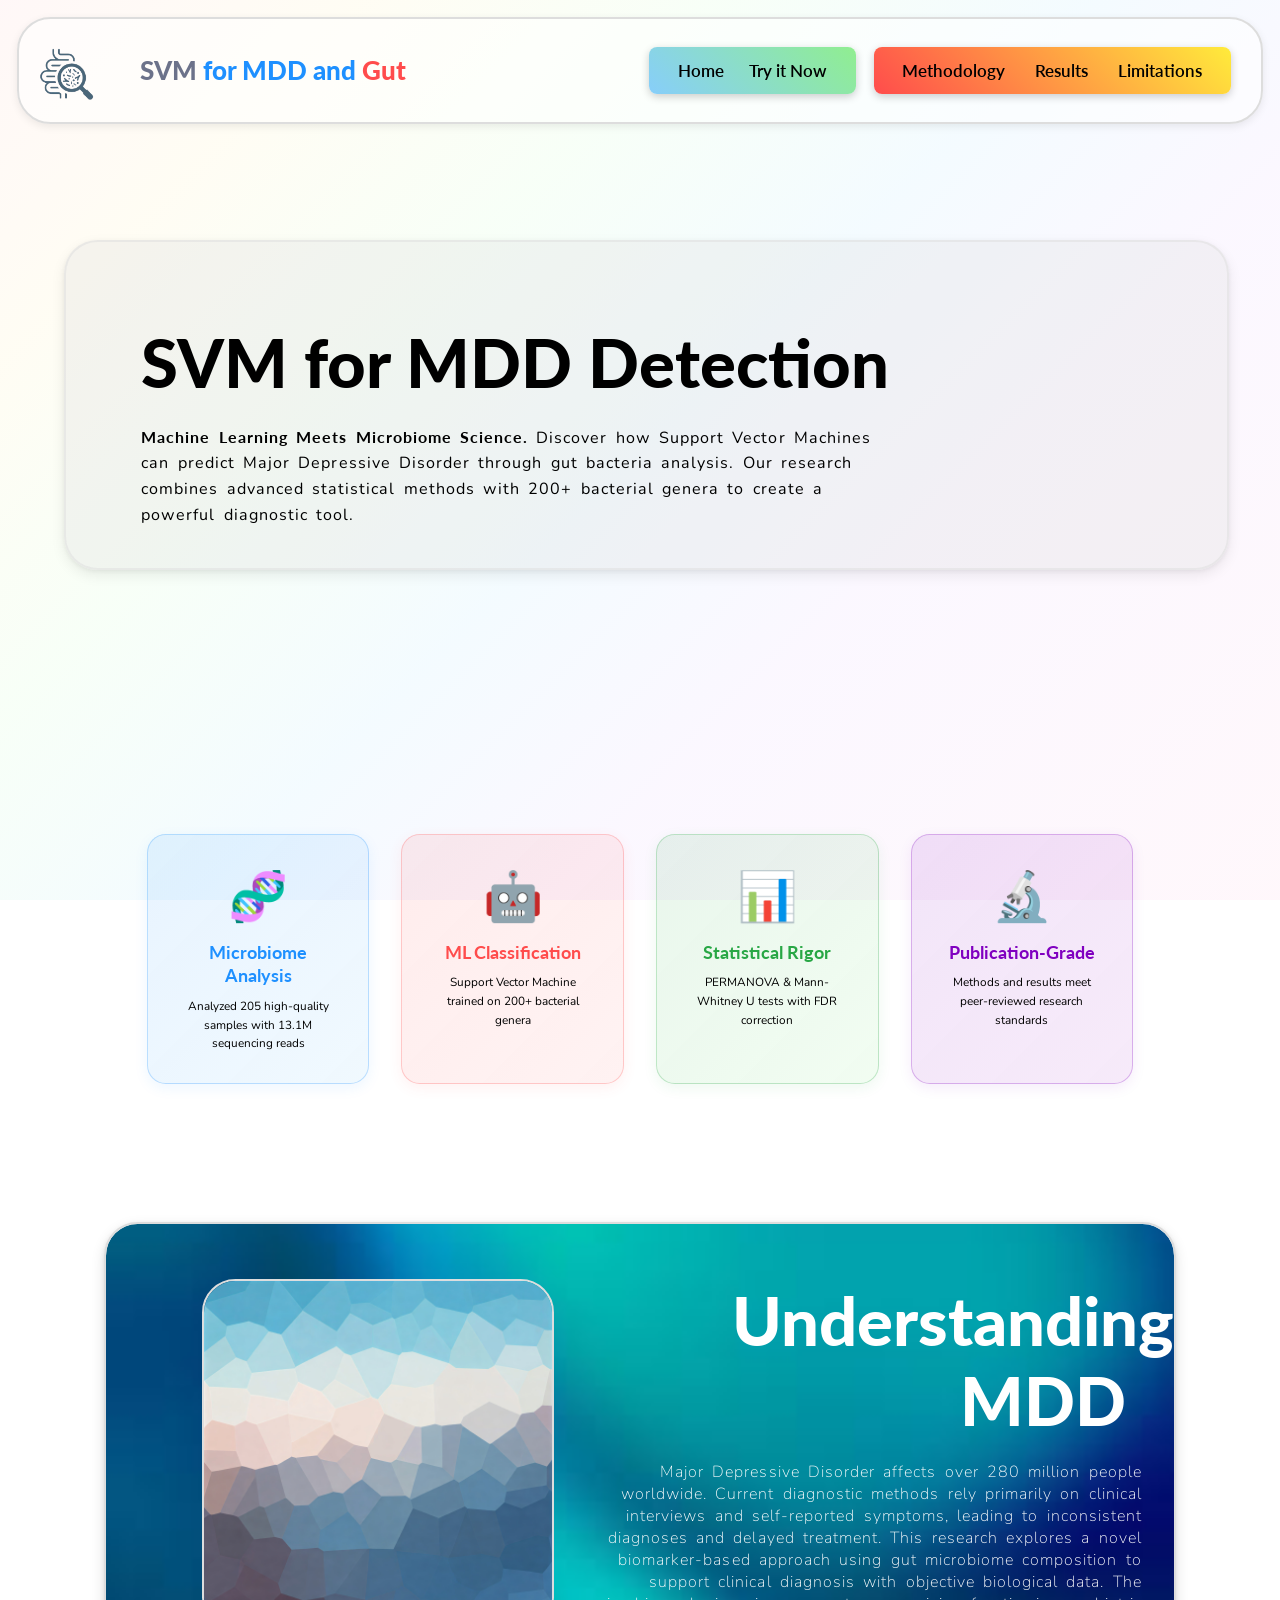
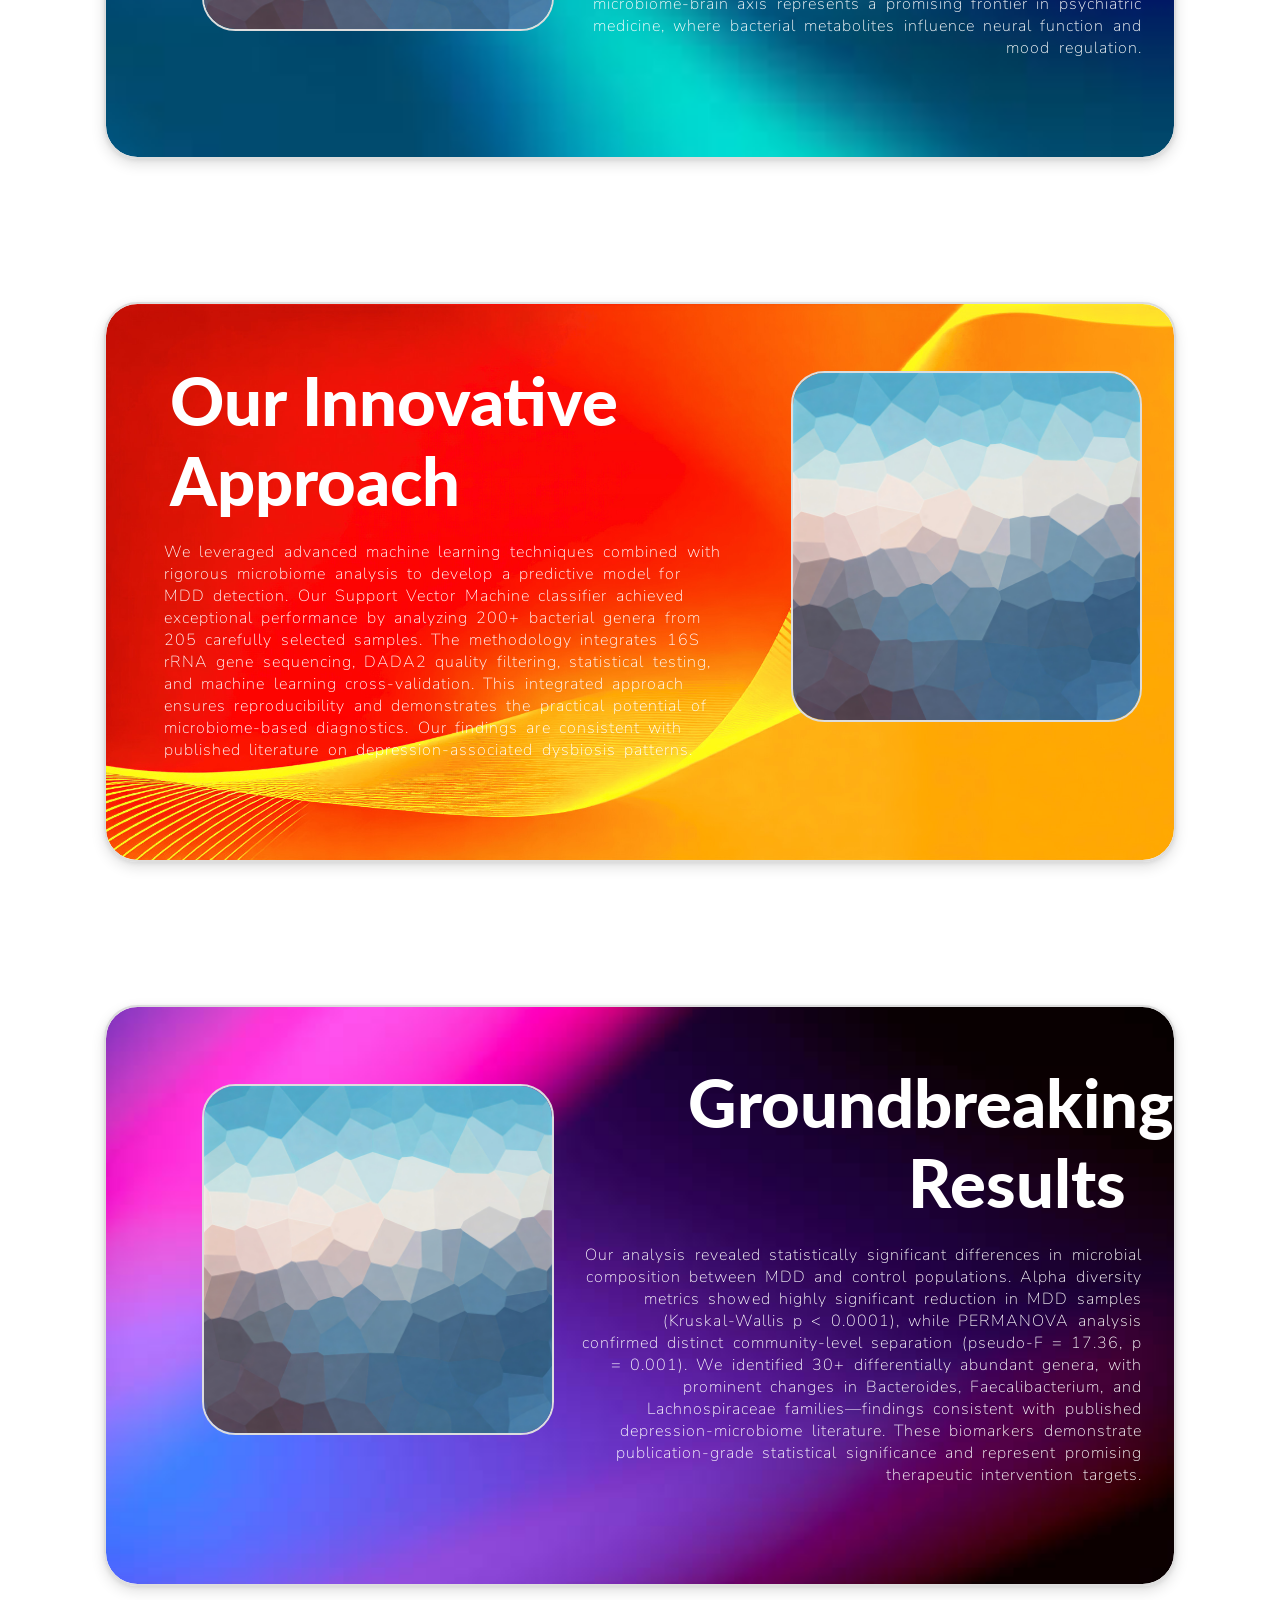
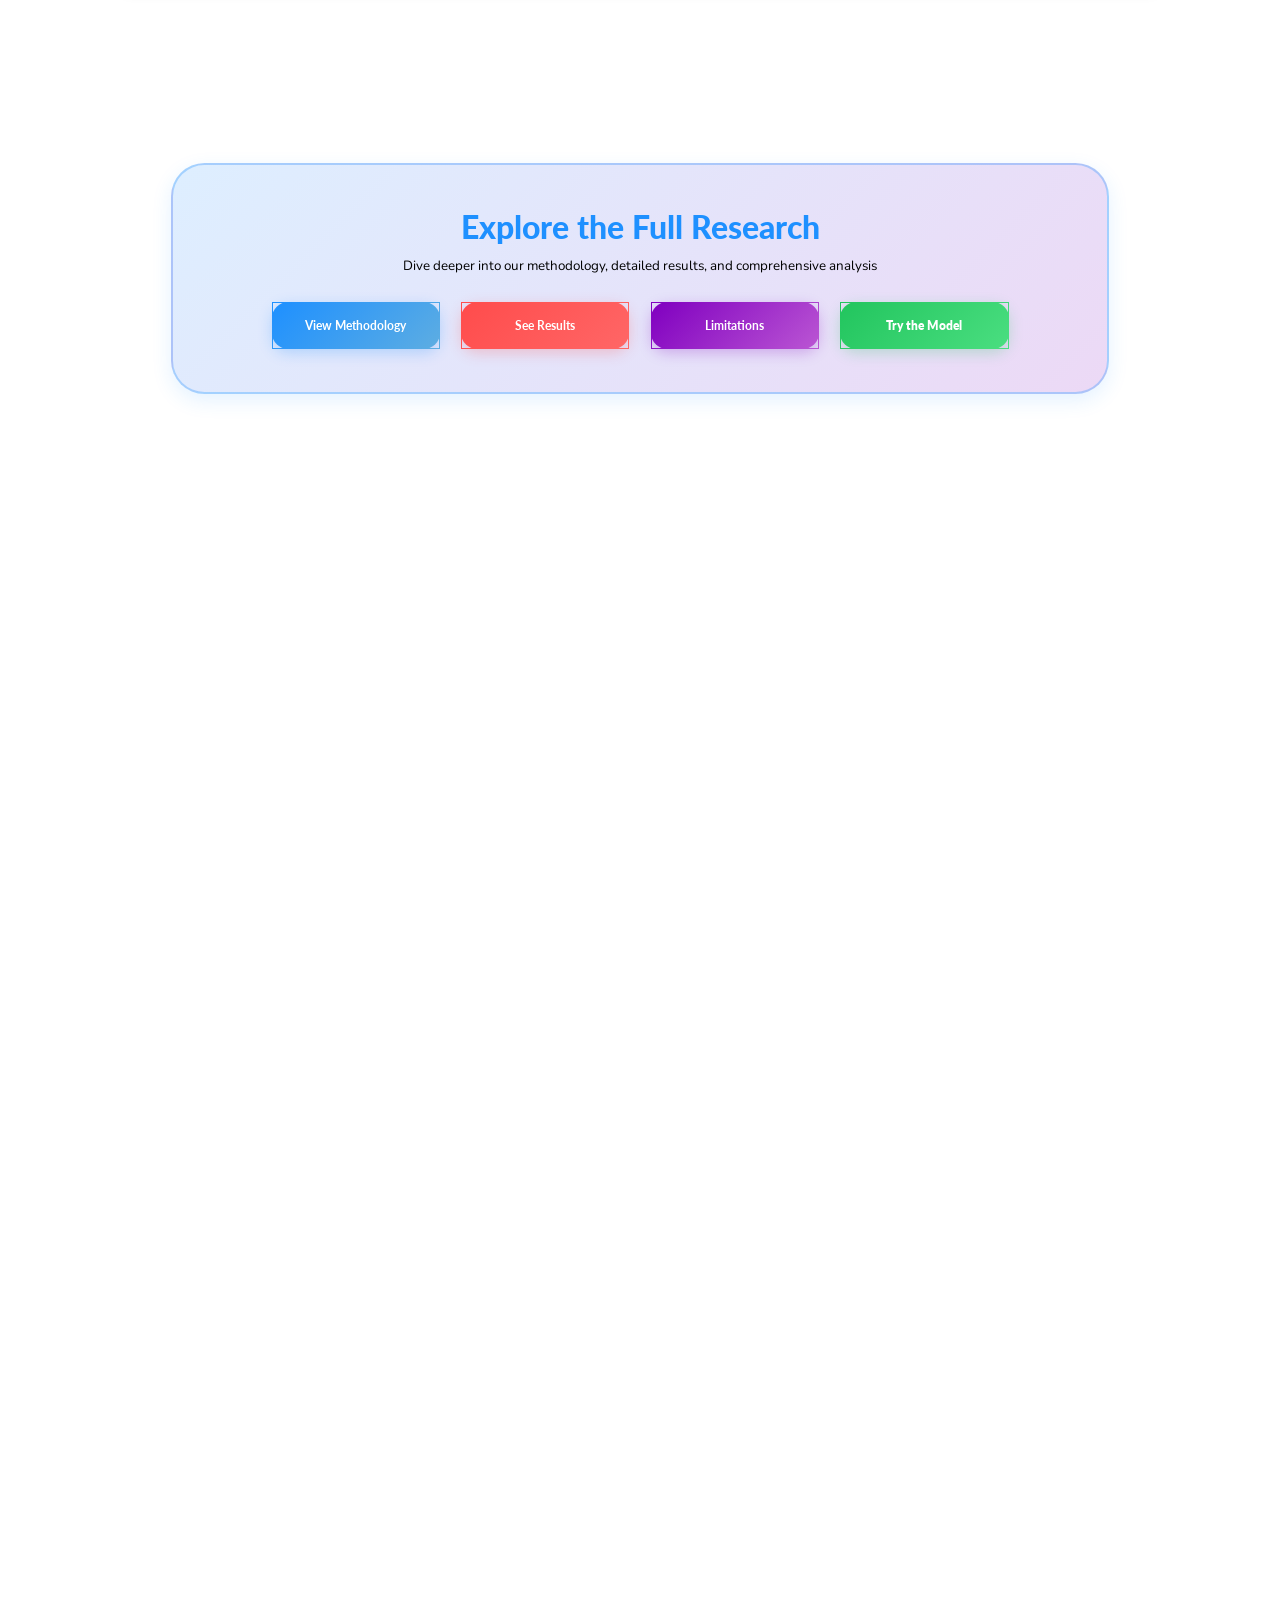
<file: index.html>
<!doctype html>
<html lang="en">
  <head>
    <meta charset="UTF-8" />
    <meta name="viewport" content="width=device-width, initial-scale=1.0" />
    <meta
      name="description"
      content="Homepage for SVM MDD Gut Bacteria project for a CYSF 2025-2026 science fair project. Reads from 200+ genera of bacteria were used to train an SVM to detect MDD."
    />
    <meta name="author" content="Ivan Raizada, Matthew Sun" />
    <title>Homepage - SVM Gut Bacteria</title>
    <link rel="stylesheet" href="styles.css" />
    <link rel="icon" href="images/website_icon.png" />
    <link
      href="https://fonts.googleapis.com/css2?family=Lato:wght@400;700&display=swap"
      rel="stylesheet"
    />
    <link
      href="https://fonts.googleapis.com/css2?family=Nunito:wght@300;400;600;700&display=swap"
      rel="stylesheet"
    />
    <meta http-equiv="content-language" content="en" />
  </head>
  <body>
    <header>
      <a id="top-left-decorative-bar" href="index.html">
        <img
          src="images/website_icon_nobg.png"
          alt="Website Icon"
          id="website-icon"
          width="100"
          height="100"
          class="header-icon"
        />
      </a>
      <h1 id="project-name" class="project-title">
        <span style="color: #6c728a">SVM</span> for
        <span style="color: #1e90ff">MDD</span> and
        <span style="color: #ff4c4c">Gut</span>
      </h1>

      <nav id="top-nav-bar">
        <div class="bubble_bg">
          <a href="index.html" class="nav-link">Home</a
          ><a href="svm_try.html" class="nav-link">Try it Now</a>
        </div>
        <div class="bubble_ry">
          <a href="svm_methods.html" class="nav-link">Methodology</a>
          <a href="svm_results.html" class="nav-link">Results</a>
          <a href="svm_limits.html" class="nav-link">Limitations</a>
        </div>
      </nav>
    </header>

    <br /><br /><br /><br /><br /><br />

    <!-- main content area starts: hero + sections -->
    <main>
      <!-- hero section: big heading + intro paragraph -->
      <div class="hero-section">
        <h2 class="hero-title">SVM for MDD Detection</h2>
        <p class="hero-paragraph">
          <span style="font-weight: 700"
            >Machine Learning Meets Microbiome Science.</span
          >
          Discover how Support Vector Machines can predict Major Depressive
          Disorder through gut bacteria analysis. Our research combines advanced
          statistical methods with 200+ bacterial genera to create a powerful
          diagnostic tool.
        </p>
      </div>

      <br /><br /><br /><br /><br /><br /><br /><br /><br /><br /><br /><br />

      <!-- Feature Highlights Grid -->
      <div class="features-highlight">
        <div class="feature-box feature-blue">
          <div class="feature-icon">🧬</div>
          <h3>Microbiome Analysis</h3>
          <p>Analyzed 205 high-quality samples with 13.1M sequencing reads</p>
        </div>
        <div class="feature-box feature-red">
          <div class="feature-icon">🤖</div>
          <h3>ML Classification</h3>
          <p>Support Vector Machine trained on 200+ bacterial genera</p>
        </div>
        <div class="feature-box feature-green">
          <div class="feature-icon">📊</div>
          <h3>Statistical Rigor</h3>
          <p>PERMANOVA & Mann-Whitney U tests with FDR correction</p>
        </div>
        <div class="feature-box feature-purple">
          <div class="feature-icon">🔬</div>
          <h3>Publication-Grade</h3>
          <p>Methods and results meet peer-reviewed research standards</p>
        </div>
      </div>

      <br /><br /><br /><br />
      <div class="test_bg">
        <div class="content">
          <img
            src="images/placeholder.jpg"
            alt="Understanding MDD and Microbiome Research"
            class="image section-image"
            width="600"
            height="600"
          />
          <div class="text">
            <div class="section-title-wrapper">
              <h2 class="section-title">Understanding MDD&nbsp;&nbsp;&nbsp;</h2>
            </div>
            <p class="section-paragraph right">
              Major Depressive Disorder affects over 280 million people
              worldwide. Current diagnostic methods rely primarily on clinical
              interviews and self-reported symptoms, leading to inconsistent
              diagnoses and delayed treatment. This research explores a novel
              biomarker-based approach using gut microbiome composition to
              support clinical diagnosis with objective biological data. The
              microbiome-brain axis represents a promising frontier in
              psychiatric medicine, where bacterial metabolites influence neural
              function and mood regulation.
            </p>
          </div>
        </div>
        <br /><br /><br /><br /><br />
      </div>

      <br /><br /><br /><br /><br /><br /><br /><br /><br /><br /><br />

      <!-- second section: Our Approach -->
      <div class="test_ry">
        <div class="content">
          <img
            src="images/placeholder.jpg"
            alt="Machine Learning Pipeline"
            class="image section-image"
            width="600"
            height="600"
          />
          <div class="text">
            <h2 class="section-title">Our Innovative Approach</h2>
            <p class="section-paragraph left">
              We leveraged advanced machine learning techniques combined with
              rigorous microbiome analysis to develop a predictive model for MDD
              detection. Our Support Vector Machine classifier achieved
              exceptional performance by analyzing 200+ bacterial genera from
              205 carefully selected samples. The methodology integrates 16S
              rRNA gene sequencing, DADA2 quality filtering, statistical
              testing, and machine learning cross-validation. This integrated
              approach ensures reproducibility and demonstrates the practical
              potential of microbiome-based diagnostics. Our findings are
              consistent with published literature on depression-associated
              dysbiosis patterns.
            </p>
          </div>
        </div>
        <br /><br /><br /><br /><br />
      </div>
      <br /><br /><br /><br /><br /><br /><br /><br /><br /><br /><br />
      <!-- third section: Key Discoveries -->
      <div class="test_pp">
        <div class="content">
          <img
            src="images/placeholder.jpg"
            alt="Research Results and Discoveries"
            class="image section-image"
            width="600"
            height="600"
          />
          <div class="text">
            <h2 class="section-title">
              Groundbreaking Results&nbsp;&nbsp;&nbsp;
            </h2>
            <p class="section-paragraph right">
              Our analysis revealed statistically significant differences in
              microbial composition between MDD and control populations. Alpha
              diversity metrics showed highly significant reduction in MDD
              samples (Kruskal-Wallis p < 0.0001), while PERMANOVA analysis
              confirmed distinct community-level separation (pseudo-F = 17.36, p
              = 0.001). We identified 30+ differentially abundant genera, with
              prominent changes in Bacteroides, Faecalibacterium, and
              Lachnospiraceae families—findings consistent with published
              depression-microbiome literature. These biomarkers demonstrate
              publication-grade statistical significance and represent promising
              therapeutic intervention targets.
            </p>
          </div>
        </div>
        <br /><br /><br /><br /><br />
      </div>
      <br /><br /><br /><br /><br /><br /><br /><br /><br /><br /><br />

      <!-- Call-to-Action Section -->
      <div class="cta-section">
        <h2>Explore the Full Research</h2>
        <p>
          Dive deeper into our methodology, detailed results, and comprehensive
          analysis
        </p>
        <div class="cta-buttons">
          <a href="svm_methods.html" class="cta-button cta-primary"
            >View Methodology</a
          >
          <a href="svm_results.html" class="cta-button cta-secondary"
            >See Results</a
          >
          <a href="svm_limits.html" class="cta-button cta-tertiary"
            >Limitations</a
          >
          <a href="svm_try.html" class="cta-button cta-action">Try the Model</a>
        </div>
      </div>

      <br /><br /><br /><br /><br />
    </main>
  </body>
</html>
</file>
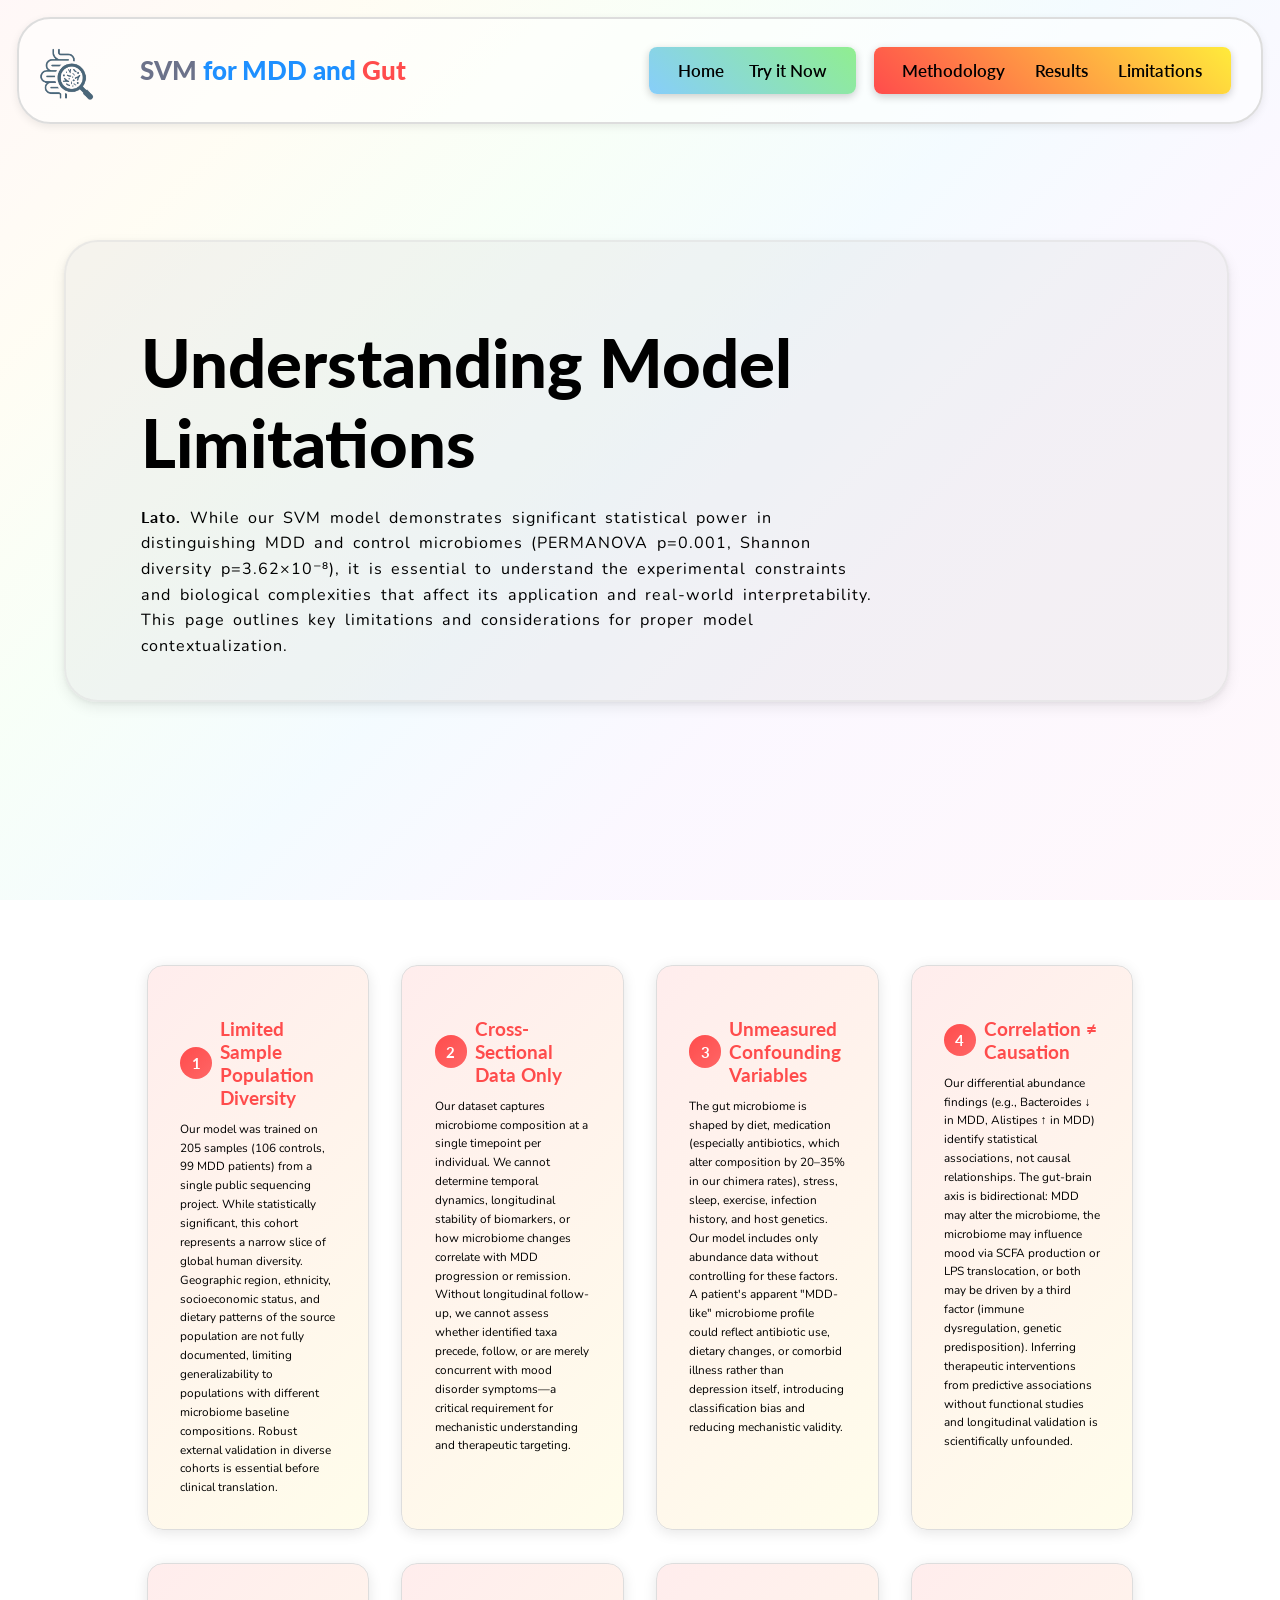
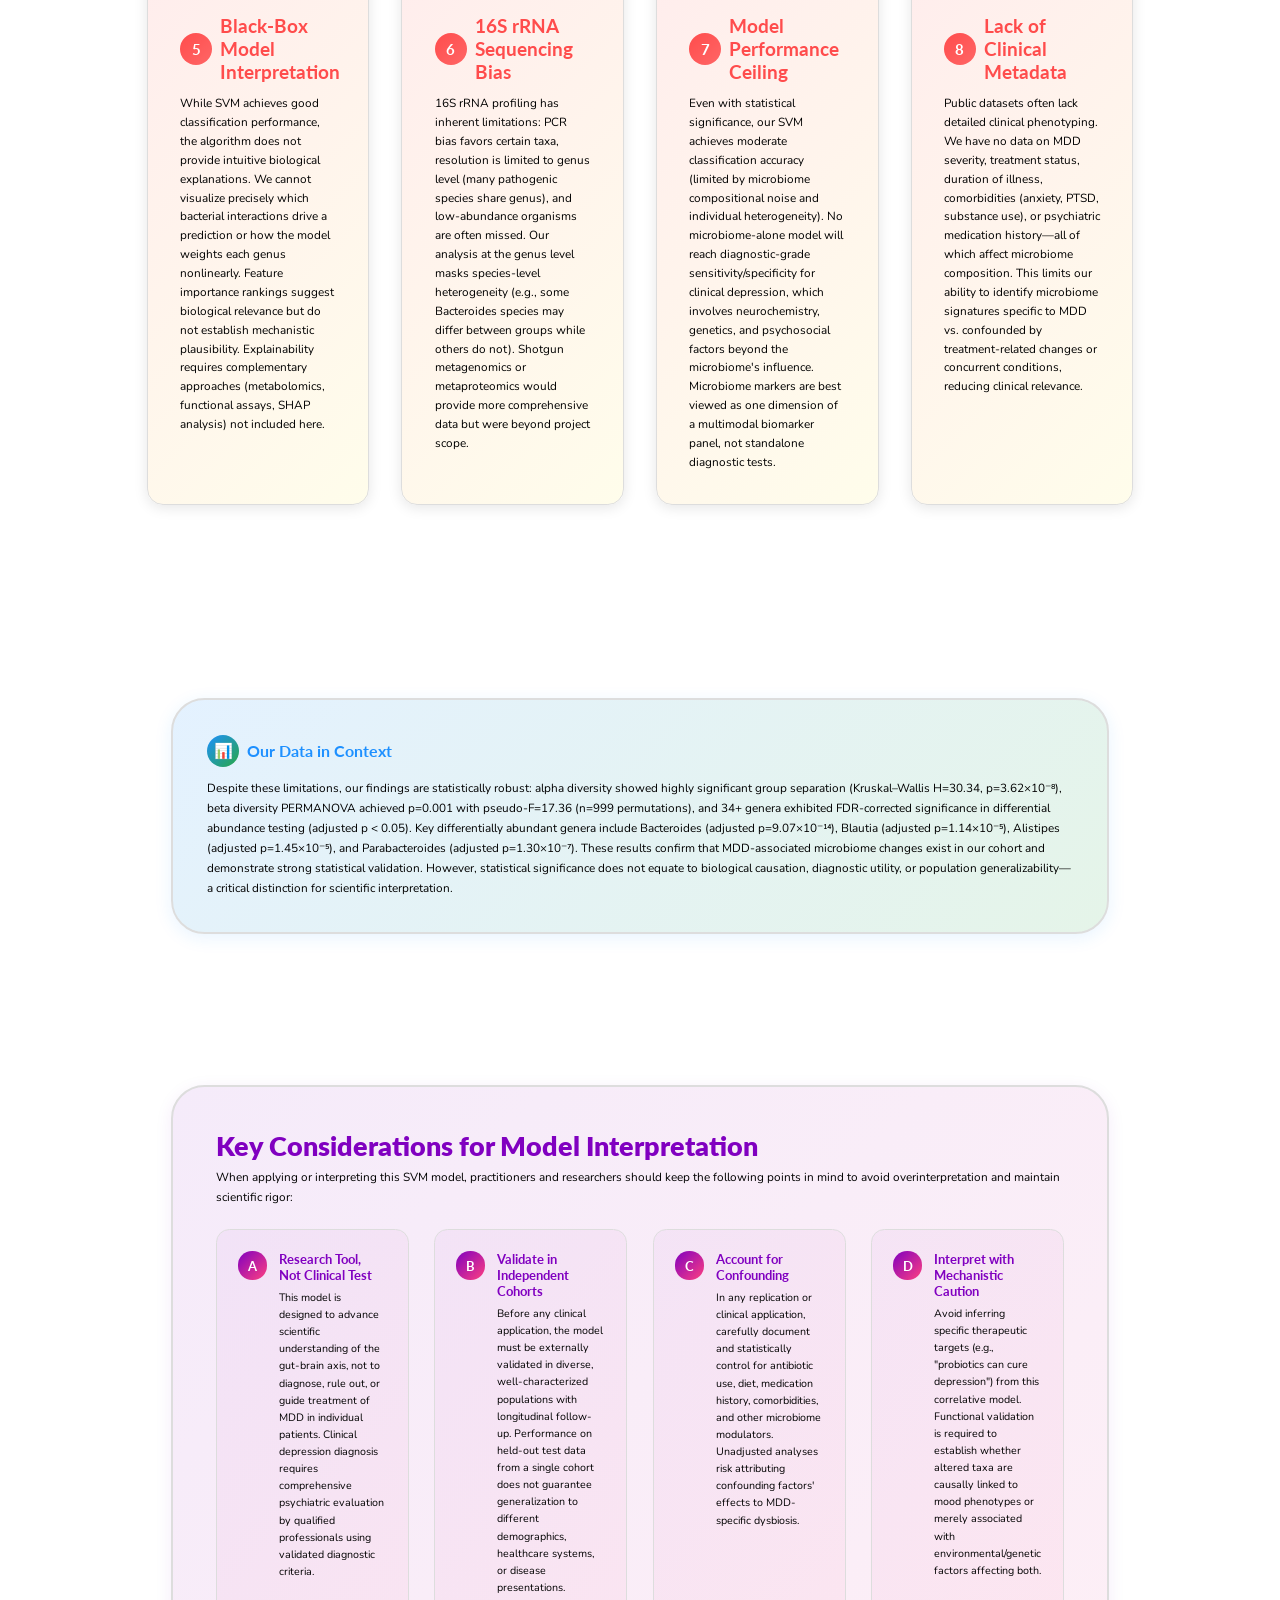
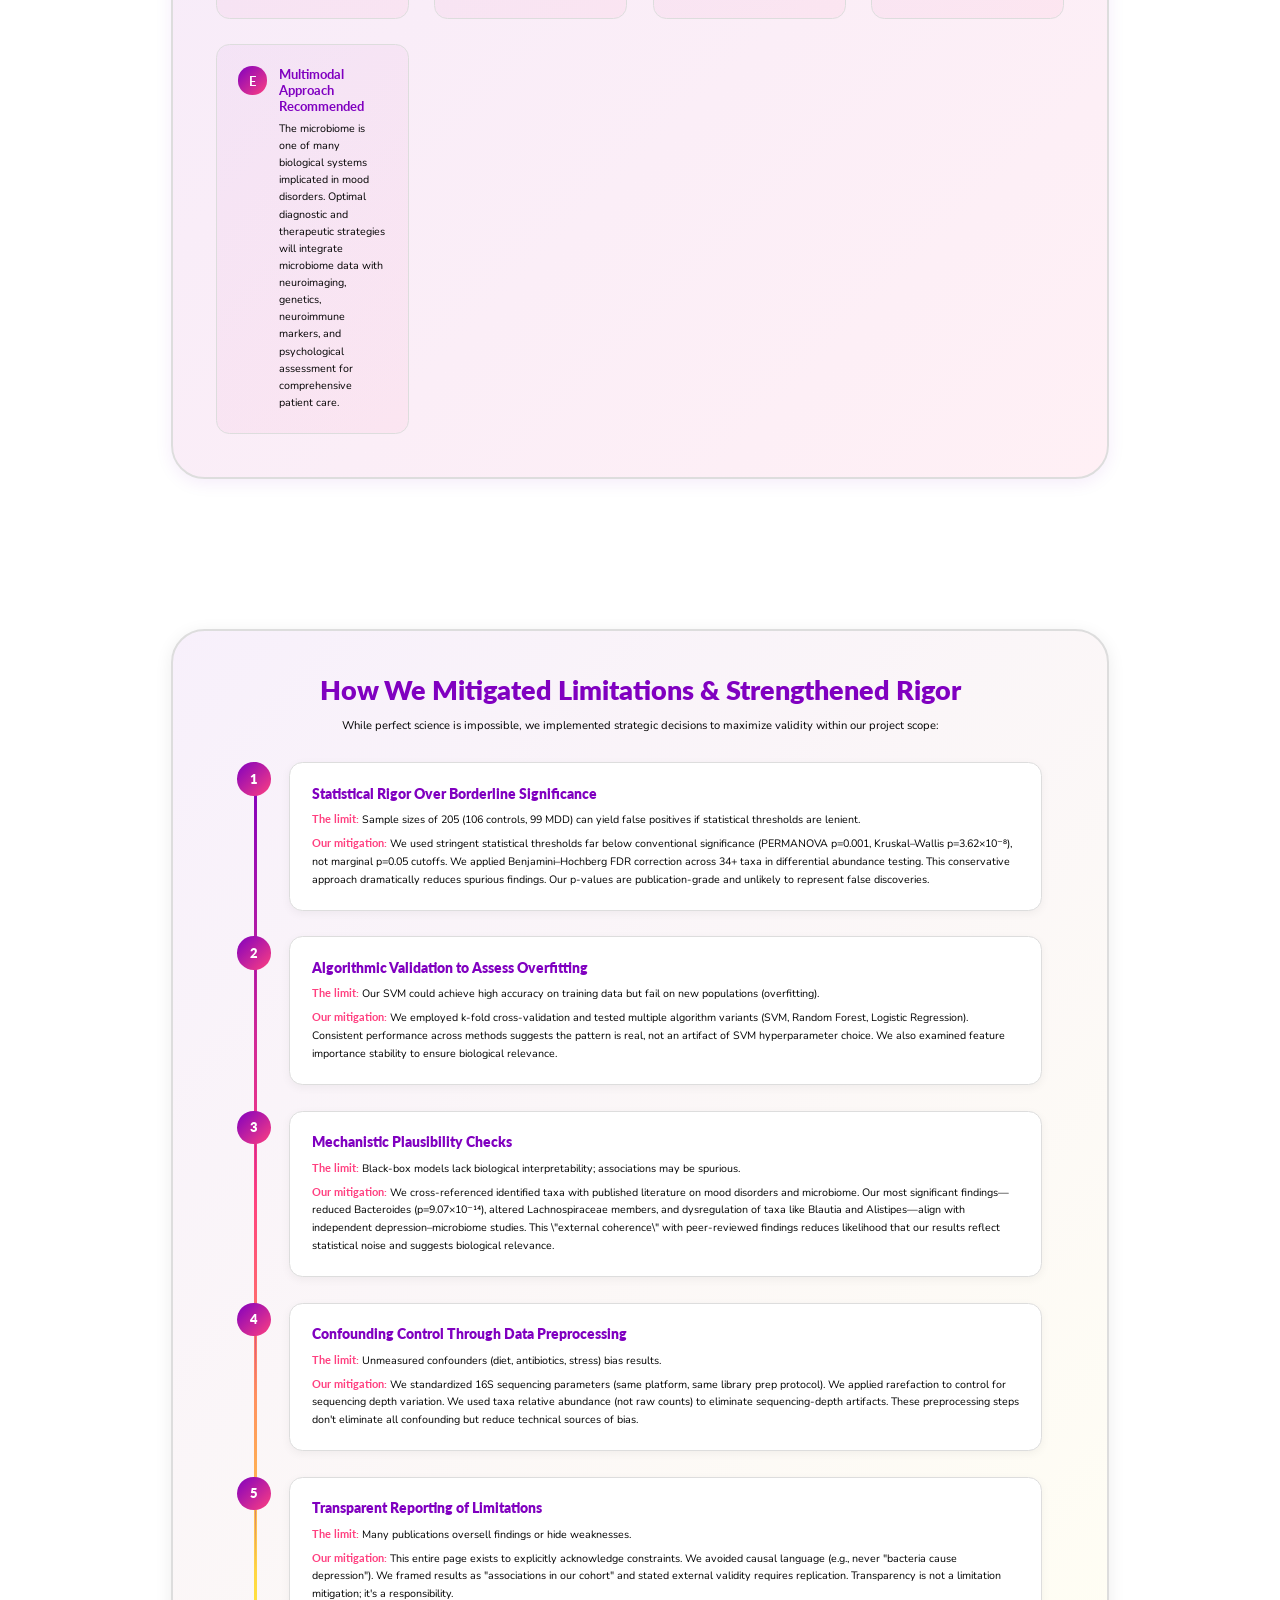
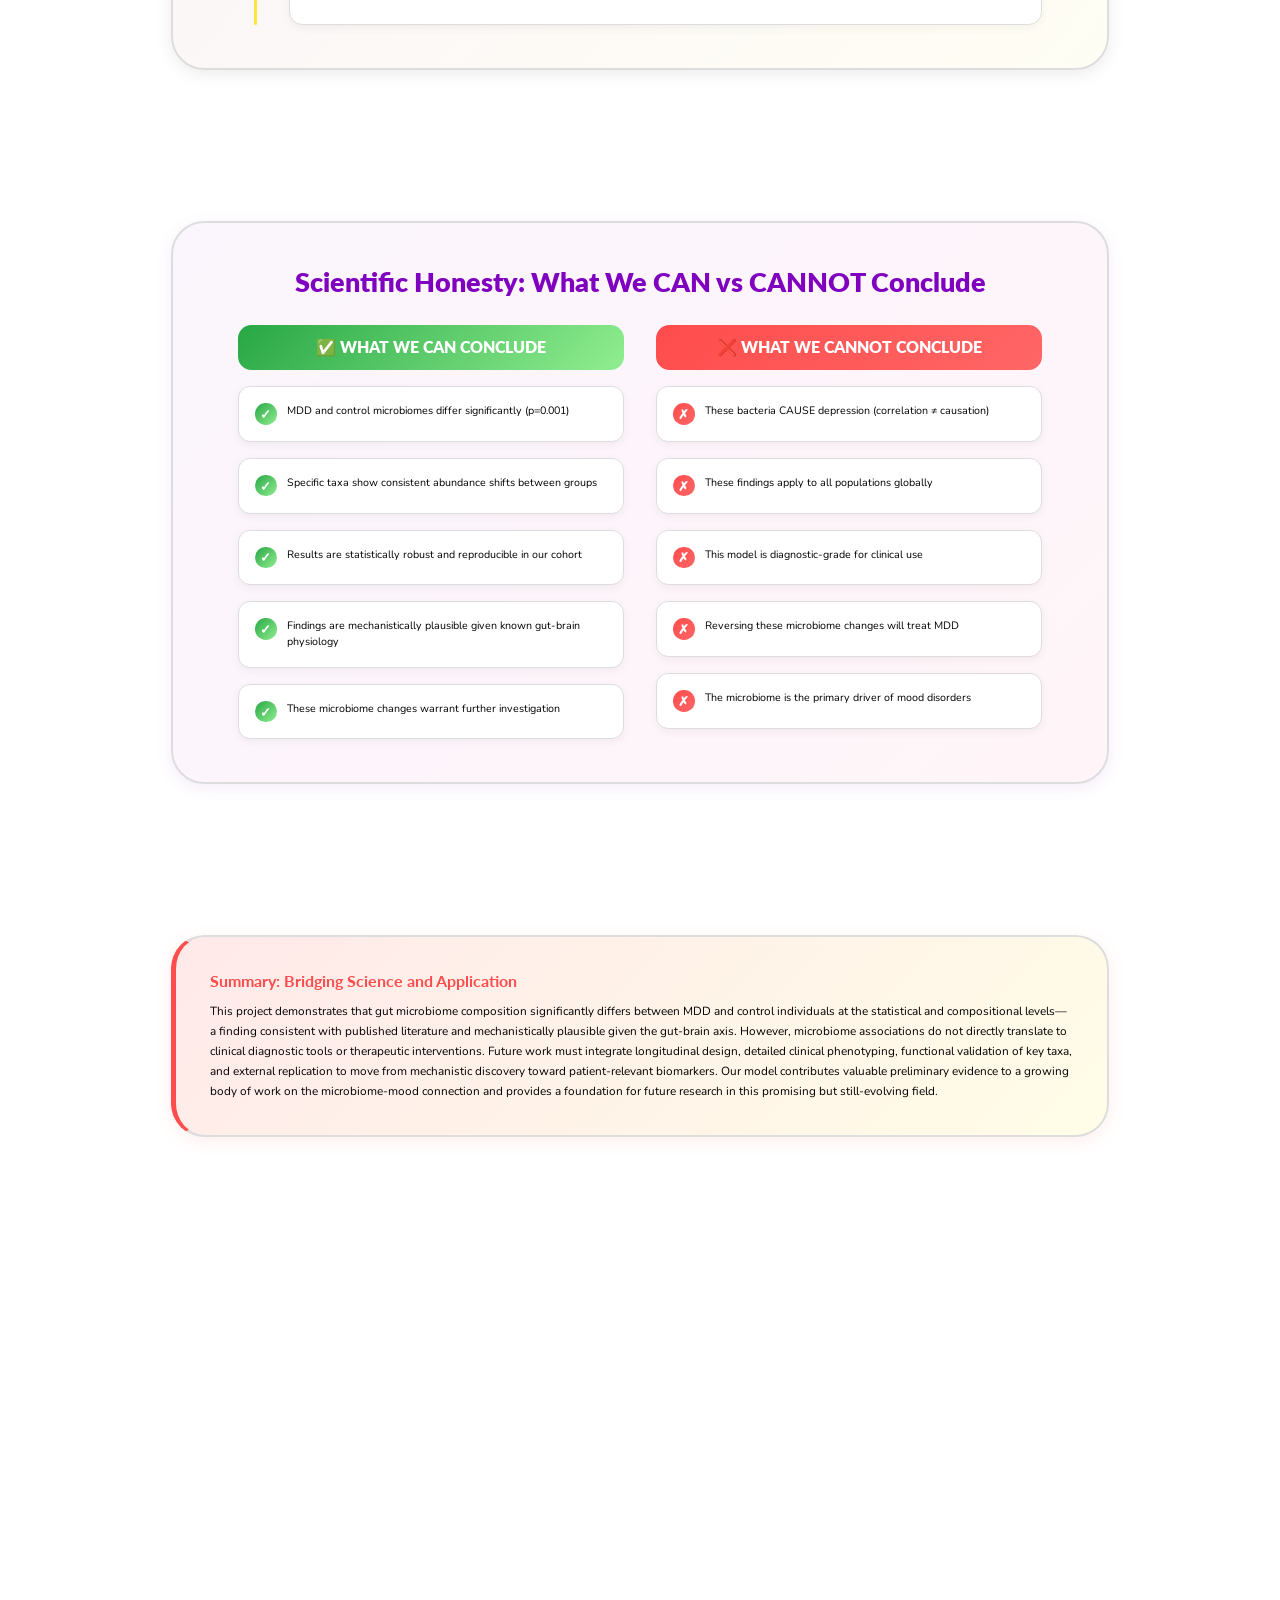
<file: svm_limits.html>
<!-- filepath: /Users/ankitabakshi/Downloads/scifair/SVM_Website/svm_limits.html -->
<!doctype html>
<html lang="en">
  <head>
    <meta charset="UTF-8" />
    <meta name="viewport" content="width=device-width, initial-scale=1.0" />
    <meta
      name="description"
      content="Limitations page for SVM MDD Gut Bacteria project. Details constraints and considerations of the model."
    />
    <meta name="author" content="Ivan Raizada, Matthew Sun" />

    <style>
      /* ===================== BODY & GLOBAL BACKGROUND ===================== */
      body {
        background: linear-gradient(
          135deg,
          rgba(255, 245, 245, 0.75) 0%,
          rgba(255, 252, 240, 0.75) 16.67%,
          rgba(245, 255, 245, 0.75) 33.33%,
          rgba(240, 250, 255, 0.75) 50%,
          rgba(250, 245, 255, 0.75) 66.67%,
          rgba(255, 245, 250, 0.75) 100%
        ) !important;
        background-attachment: fixed !important;
      }

      /* ===================== LIMITATIONS-SPECIFIC STYLES ===================== */

      .limitations-grid {
        display: grid;
        grid-template-columns: repeat(auto-fit, minmax(320px, 1fr));
        gap: clamp(2rem, 4vw, 3rem);
        padding: clamp(3rem, 5vw, 4rem);
        margin: clamp(2.5rem, 5vw, 4rem) auto;
        max-width: 1600px;
      }

      .limitation-card {
        background: linear-gradient(
          135deg,
          rgba(255, 76, 76, 0.1),
          rgba(255, 235, 59, 0.1)
        );
        border: 2px solid rgb(var(--light-gray));
        border-radius: 24px;
        padding: clamp(2.2rem, 4vw, 3rem);
        box-shadow: 0 4px 20px rgba(0, 0, 0, 0.1);
        transition: all 0.4s cubic-bezier(0.34, 1.56, 0.64, 1);
        opacity: 0;
        animation: slideUpCard 0.7s ease-out forwards;
      }

      .limitation-card:nth-child(1) {
        animation-delay: 0.1s;
      }
      .limitation-card:nth-child(2) {
        animation-delay: 0.2s;
      }
      .limitation-card:nth-child(3) {
        animation-delay: 0.3s;
      }
      .limitation-card:nth-child(4) {
        animation-delay: 0.4s;
      }
      .limitation-card:nth-child(5) {
        animation-delay: 0.5s;
      }
      .limitation-card:nth-child(6) {
        animation-delay: 0.6s;
      }
      .limitation-card:nth-child(7) {
        animation-delay: 0.7s;
      }
      .limitation-card:nth-child(8) {
        animation-delay: 0.8s;
      }

      @keyframes slideUpCard {
        from {
          opacity: 0;
          transform: translateY(30px);
        }
        to {
          opacity: 1;
          transform: translateY(0);
        }
      }

      .limitation-card:hover {
        transform: translateY(-12px) scale(1.02);
        box-shadow: 0 12px 35px rgba(255, 76, 76, 0.2);
        border-color: var(--red);
        background: linear-gradient(
          135deg,
          rgba(255, 76, 76, 0.15),
          rgba(255, 235, 59, 0.15)
        );
      }

      .limitation-card h3 {
        color: var(--red);
        font-size: clamp(1.25rem, 2.5vw, 1.75rem);
        font-weight: 700;
        margin-bottom: 1rem;
        display: flex;
        align-items: center;
        gap: 0.75rem;
      }

      .limitation-card p {
        color: var(--black);
        font-family: Nunito, sans-serif;
        font-size: clamp(0.9rem, 2vw, 1.1rem);
        line-height: 1.6;
        margin: 0;
      }

      .limitation-icon {
        display: inline-flex;
        align-items: center;
        justify-content: center;
        width: 48px;
        height: 48px;
        background: linear-gradient(135deg, var(--red), #ff6666);
        color: white;
        border-radius: 50%;
        font-weight: 700;
        font-size: 1.4rem;
        flex-shrink: 0;
        transition: transform 0.4s cubic-bezier(0.34, 1.56, 0.64, 1);
      }

      .limitation-card:hover .limitation-icon {
        transform: scale(1.2) rotate(8deg);
      }

      /* Summary callout box - Red to Yellow Gradient */
      .limitation-summary {
        background: linear-gradient(
          135deg,
          rgba(255, 76, 76, 0.12),
          rgba(255, 235, 59, 0.12)
        );
        border: 3px solid rgb(var(--light-gray));
        border-radius: 50px;
        border-left: 8px solid var(--red);
        padding: clamp(2rem, 4vw, 3.5rem);
        margin: clamp(2.5rem, 5vw, 4rem) auto;
        max-width: 1400px;
        box-shadow: 0 6px 25px rgba(255, 76, 76, 0.1);
        transition: all 0.4s cubic-bezier(0.34, 1.56, 0.64, 1);
        animation: fadeInUp 0.8s ease-out 0.9s both;
      }

      @keyframes fadeInUp {
        from {
          opacity: 0;
          transform: translateY(20px);
        }
        to {
          opacity: 1;
          transform: translateY(0);
        }
      }

      .limitation-summary:hover {
        transform: translateY(-8px);
        box-shadow: 0 12px 40px rgba(255, 76, 76, 0.18);
        border-color: var(--red);
      }

      .limitation-summary h3 {
        color: var(--red);
        font-size: clamp(1.25rem, 2.5vw, 1.5rem);
        font-weight: 700;
        margin-bottom: 1rem;
        margin-top: 0;
      }

      .limitation-summary p {
        color: var(--black);
        font-family: Nunito, sans-serif;
        font-size: clamp(0.95rem, 2vw, 1.1rem);
        line-height: 1.7;
        margin: 0;
      }

      /* Key considerations section - Purple to Pink gradient */
      .key-considerations {
        background: linear-gradient(
          135deg,
          rgba(128, 0, 192, 0.08),
          rgba(255, 64, 128, 0.08)
        );
        border: 3px solid rgb(var(--light-gray));
        border-radius: 50px;
        max-width: 1400px;
        margin: clamp(2.5rem, 5vw, 4rem) auto;
        padding: clamp(3rem, 5vw, 4rem) clamp(2rem, 5vw, 4rem);
        box-shadow: 0 6px 25px rgba(128, 0, 192, 0.08);
        animation: slideInRight 0.8s ease-out;
      }

      @keyframes slideInRight {
        from {
          opacity: 0;
          transform: translateX(30px);
        }
        to {
          opacity: 1;
          transform: translateX(0);
        }
      }

      .key-considerations h2 {
        color: #8000c0;
        font-size: clamp(1.75rem, 4vw, 2.5rem);
        font-weight: 800;
        margin-top: 0;
        margin-bottom: 0.5rem;
      }

      .key-considerations-intro {
        color: var(--black);
        font-family: Nunito, sans-serif;
        font-size: clamp(0.95rem, 2vw, 1.1rem);
        line-height: 1.7;
        margin-bottom: 2rem;
        margin-top: 0;
      }

      .considerations-list {
        display: grid;
        grid-template-columns: repeat(auto-fit, minmax(280px, 1fr));
        gap: clamp(1.5rem, 3vw, 2.5rem);
        margin-top: 1.5rem;
      }

      .consideration-item {
        background: linear-gradient(
          135deg,
          rgba(200, 128, 224, 0.08),
          rgba(255, 128, 176, 0.08)
        );
        border: 2px solid rgb(var(--light-gray));
        border-radius: 20px;
        padding: clamp(1.5rem, 3vw, 2rem);
        display: flex;
        gap: 1.2rem;
        transition: all 0.4s cubic-bezier(0.34, 1.56, 0.64, 1);
        opacity: 0;
        animation: scaleIn 0.6s ease-out forwards;
      }

      .consideration-item:nth-child(1) {
        animation-delay: 1s;
      }
      .consideration-item:nth-child(2) {
        animation-delay: 1.1s;
      }
      .consideration-item:nth-child(3) {
        animation-delay: 1.2s;
      }
      .consideration-item:nth-child(4) {
        animation-delay: 1.3s;
      }
      .consideration-item:nth-child(5) {
        animation-delay: 1.4s;
      }

      @keyframes scaleIn {
        from {
          opacity: 0;
          transform: scale(0.95) translateY(10px);
        }
        to {
          opacity: 1;
          transform: scale(1) translateY(0);
        }
      }

      .consideration-item:hover {
        transform: translateY(-8px);
        box-shadow: 0 8px 28px rgba(128, 0, 192, 0.15);
        border-color: #8000c0;
        background: linear-gradient(
          135deg,
          rgba(200, 128, 224, 0.12),
          rgba(255, 128, 176, 0.12)
        );
      }

      .consideration-bullet {
        display: flex;
        align-items: center;
        justify-content: center;
        width: 42px;
        height: 42px;
        background: linear-gradient(135deg, #8000c0, #ff4080);
        color: white;
        border-radius: 50%;
        font-weight: 700;
        font-size: 1.25rem;
        flex-shrink: 0;
        transition: transform 0.4s cubic-bezier(0.34, 1.56, 0.64, 1);
      }

      .consideration-item:hover .consideration-bullet {
        transform: scale(1.15) rotate(-8deg);
      }

      .consideration-text h4 {
        color: #8000c0;
        font-size: clamp(1rem, 2vw, 1.2rem);
        font-weight: 700;
        margin: 0 0 0.5rem 0;
      }

      .consideration-text p {
        color: var(--black);
        font-family: Nunito, sans-serif;
        font-size: clamp(0.85rem, 1.8vw, 1rem);
        line-height: 1.6;
        margin: 0;
      }

      /* Statistical callout - Blue to Green gradient */
      .statistical-note {
        background: linear-gradient(
          135deg,
          rgba(30, 144, 255, 0.12),
          rgba(40, 167, 69, 0.12)
        );
        border: 3px solid rgb(var(--light-gray));
        border-radius: 50px;
        padding: clamp(2rem, 4vw, 3.5rem);
        margin: clamp(2.5rem, 5vw, 4rem) auto;
        max-width: 1400px;
        box-shadow: 0 6px 25px rgba(30, 144, 255, 0.1);
        animation: slideInLeft 0.8s ease-out;
      }

      @keyframes slideInLeft {
        from {
          opacity: 0;
          transform: translateX(-30px);
        }
        to {
          opacity: 1;
          transform: translateX(0);
        }
      }

      .statistical-note h3 {
        color: var(--blue);
        font-size: clamp(1.25rem, 2.5vw, 1.5rem);
        font-weight: 700;
        margin-top: 0;
        margin-bottom: 1rem;
        display: flex;
        align-items: center;
        gap: 0.75rem;
      }

      .statistical-note p {
        color: var(--black);
        font-family: Nunito, sans-serif;
        font-size: clamp(0.95rem, 2vw, 1.1rem);
        line-height: 1.7;
        margin: 0;
      }

      .stat-icon {
        display: inline-flex;
        align-items: center;
        justify-content: center;
        width: 48px;
        height: 48px;
        background: linear-gradient(135deg, var(--blue), #28a745);
        color: white;
        border-radius: 50%;
        font-weight: 700;
        font-size: 1.4rem;
        flex-shrink: 0;
      }

      /* ===================== MITIGATION STRATEGIES TIMELINE ===================== */
      .mitigation-section {
        background: linear-gradient(
          135deg,
          rgba(128, 0, 192, 0.06),
          rgba(255, 235, 59, 0.06)
        );
        border: 3px solid rgb(var(--light-gray));
        border-radius: 50px;
        padding: clamp(3rem, 5vw, 4rem) clamp(2rem, 5vw, 4rem);
        margin: clamp(2.5rem, 5vw, 4rem) auto;
        max-width: 1400px;
        box-shadow: 0 6px 25px rgba(0, 0, 0, 0.08);
        animation: fadeInUp 0.8s ease-out 1.5s both;
      }

      .mitigation-title {
        color: #8000c0;
        font-size: clamp(1.75rem, 4vw, 2.5rem);
        font-weight: 800;
        text-align: center;
        margin-top: 0;
        margin-bottom: 0.5rem;
      }

      .mitigation-subtitle {
        color: var(--black);
        font-family: Nunito, sans-serif;
        font-size: clamp(0.9rem, 2vw, 1.05rem);
        text-align: center;
        line-height: 1.6;
        margin-bottom: 2.5rem;
      }

      .mitigation-timeline {
        display: flex;
        flex-direction: column;
        gap: clamp(2rem, 3vw, 2.5rem);
        max-width: 1200px;
        margin: 0 auto;
        position: relative;
      }

      .mitigation-timeline::before {
        content: "";
        position: absolute;
        left: 24px;
        top: 0;
        bottom: 0;
        width: 4px;
        background: linear-gradient(180deg, #8000c0, #ff4080, #ffeb3b);
        border-radius: 2px;
      }

      .mitigation-strategy {
        display: flex;
        gap: clamp(1.5rem, 3vw, 2rem);
        padding-left: clamp(4rem, 6vw, 5rem);
        position: relative;
        opacity: 0;
        animation: slideInLeft 0.6s ease-out forwards;
      }

      .mitigation-strategy:nth-child(1) {
        animation-delay: 1.6s;
      }
      .mitigation-strategy:nth-child(2) {
        animation-delay: 1.75s;
      }
      .mitigation-strategy:nth-child(3) {
        animation-delay: 1.9s;
      }
      .mitigation-strategy:nth-child(4) {
        animation-delay: 2.05s;
      }
      .mitigation-strategy:nth-child(5) {
        animation-delay: 2.2s;
      }

      @keyframes slideInLeft {
        from {
          opacity: 0;
          transform: translateX(-20px);
        }
        to {
          opacity: 1;
          transform: translateX(0);
        }
      }

      @keyframes slideInUp {
        from {
          opacity: 0;
          transform: translateY(15px);
        }
        to {
          opacity: 1;
          transform: translateY(0);
        }
      }

      .mitigation-number {
        display: flex;
        align-items: center;
        justify-content: center;
        width: 50px;
        height: 50px;
        background: linear-gradient(135deg, #8000c0, #ff4080);
        color: white;
        border-radius: 50%;
        font-weight: 800;
        font-size: 1.2rem;
        flex-shrink: 0;
        position: absolute;
        left: -1px;
        top: 0;
        transition: transform 0.3s ease;
      }

      .mitigation-strategy:hover .mitigation-number {
        transform: scale(1.15);
      }

      .mitigation-bar {
        position: absolute;
        left: 25px;
        top: 50px;
        width: 2px;
        height: clamp(80px, 10vh, 150px);
        background: linear-gradient(
          180deg,
          rgba(128, 0, 192, 0.3),
          transparent
        );
        border-radius: 1px;
      }

      .mitigation-content {
        background: white;
        border: 2px solid rgb(var(--light-gray));
        border-radius: 20px;
        padding: clamp(1.5rem, 3vw, 2rem);
        transition: all 0.4s cubic-bezier(0.34, 1.56, 0.64, 1);
        box-shadow: 0 4px 15px rgba(0, 0, 0, 0.05);
        flex: 1;
      }

      .mitigation-strategy:hover .mitigation-content {
        transform: translateX(8px);
        box-shadow: 0 8px 28px rgba(128, 0, 192, 0.15);
        border-color: #8000c0;
      }

      .mitigation-content h4 {
        color: #8000c0;
        font-size: clamp(1.1rem, 2.2vw, 1.3rem);
        font-weight: 800;
        margin: 0 0 0.8rem 0;
      }

      .mitigation-content p {
        color: var(--black);
        font-family: Nunito, sans-serif;
        font-size: clamp(0.9rem, 1.9vw, 1rem);
        line-height: 1.65;
        margin: 0.5rem 0;
      }

      .mitigation-content p:last-child {
        margin-bottom: 0;
      }

      .mitigation-content strong {
        color: #ff4080;
        font-weight: 700;
      }

      /* ===================== WHAT WE CAN/CANNOT CONCLUDE ===================== */
      .conclusions-section {
        background: linear-gradient(
          135deg,
          rgba(200, 128, 224, 0.08),
          rgba(255, 128, 176, 0.08)
        );
        border: 3px solid rgb(var(--light-gray));
        border-radius: 50px;
        padding: clamp(3rem, 5vw, 4rem) clamp(2rem, 5vw, 4rem);
        margin: clamp(2.5rem, 5vw, 4rem) auto;
        max-width: 1400px;
        box-shadow: 0 6px 25px rgba(128, 0, 192, 0.08);
        animation: fadeInUp 0.8s ease-out 2.2s both;
      }

      .conclusions-title {
        color: #8000c0;
        font-size: clamp(1.75rem, 4vw, 2.5rem);
        font-weight: 800;
        text-align: center;
        margin-top: 0;
        margin-bottom: 2.5rem;
      }

      .conclusions-grid {
        display: grid;
        grid-template-columns: 1fr 1fr;
        gap: clamp(2rem, 4vw, 3rem);
        max-width: 1200px;
        margin: 0 auto;
      }

      .conclusion-column {
        display: flex;
        flex-direction: column;
        gap: clamp(1rem, 2vw, 1.5rem);
      }

      .conclusion-header {
        font-size: clamp(1.25rem, 2.5vw, 1.5rem);
        font-weight: 800;
        padding: 1.2rem;
        border-radius: 20px;
        text-align: center;
        color: white;
      }

      .can-conclude {
        background: linear-gradient(135deg, #28a745, #90ee90);
      }

      .cannot-conclude {
        background: linear-gradient(135deg, #ff4c4c, #ff6666);
      }

      .conclusion-item {
        display: flex;
        gap: 1rem;
        padding: clamp(1rem, 2vw, 1.5rem);
        background: white;
        border-radius: 18px;
        border: 2px solid rgb(var(--light-gray));
        transition: all 0.4s cubic-bezier(0.34, 1.56, 0.64, 1);
        opacity: 0;
        animation: slideInUp 0.6s ease-out forwards;
        box-shadow: 0 4px 15px rgba(0, 0, 0, 0.05);
        align-items: flex-start;
      }

      .conclusion-column .conclusion-item:nth-child(2) {
        animation-delay: 2.3s;
      }
      .conclusion-column .conclusion-item:nth-child(3) {
        animation-delay: 2.45s;
      }
      .conclusion-column .conclusion-item:nth-child(4) {
        animation-delay: 2.6s;
      }
      .conclusion-column .conclusion-item:nth-child(5) {
        animation-delay: 2.75s;
      }
      .conclusion-column .conclusion-item:nth-child(6) {
        animation-delay: 2.9s;
      }

      .conclusion-item:hover {
        transform: translateY(-5px);
        box-shadow: 0 8px 28px rgba(0, 0, 0, 0.12);
      }

      .conclusion-check {
        display: flex;
        align-items: center;
        justify-content: center;
        width: 32px;
        height: 32px;
        border-radius: 50%;
        font-weight: 800;
        font-size: 1.2rem;
        flex-shrink: 0;
        color: white;
      }

      .check-icon {
        background: linear-gradient(135deg, #28a745, #90ee90);
      }

      .x-icon {
        background: linear-gradient(135deg, #ff4c4c, #ff6666);
      }

      .conclusion-text {
        font-family: Nunito, sans-serif;
        font-size: clamp(0.85rem, 1.8vw, 1rem);
        line-height: 1.5;
        color: var(--black);
        margin: 0;
      }

      @media (max-width: 1000px) {
        .causality-path {
          grid-template-columns: 1fr;
          gap: 1rem;
        }

        .causality-node {
          width: 60px;
          height: 60px;
          font-size: 1.5rem;
        }

        .conclusions-grid {
          grid-template-columns: 1fr;
        }
      }

      /* Responsive adjustments */
      @media (max-width: 1200px) {
        .limitations-grid {
          grid-template-columns: repeat(auto-fit, minmax(280px, 1fr));
          max-width: 98vw;
        }
      }

      @media (max-width: 900px) {
        .limitations-grid {
          grid-template-columns: repeat(auto-fit, minmax(280px, 1fr));
        }

        .considerations-list {
          grid-template-columns: 1fr;
        }

        .consideration-item {
          flex-direction: row;
        }

        .consideration-bullet {
          width: 38px;
          height: 38px;
          font-size: 1.1rem;
        }
      }

      @media (max-width: 768px) {
        .limitations-grid {
          grid-template-columns: 1fr;
          gap: clamp(1.5rem, 3vw, 2rem);
          padding: clamp(1.5rem, 3vw, 2.5rem);
        }

        .limitation-card {
          padding: clamp(1.5rem, 3vw, 2rem);
        }

        .considerations-list {
          grid-template-columns: 1fr;
        }

        .consideration-item {
          gap: 1rem;
          padding: clamp(1rem, 2vw, 1.5rem);
        }

        .consideration-bullet {
          width: 35px;
          height: 35px;
          font-size: 1rem;
        }

        .key-considerations,
        .statistical-note,
        .limitation-summary {
          padding: clamp(1.5rem, 3vw, 2.5rem);
        }
      }

      @media (max-width: 600px) {
        .limitations-grid {
          grid-template-columns: 1fr;
        }

        .limitation-card h3,
        .limitation-summary h3,
        .statistical-note h3,
        .key-considerations h2 {
          font-size: clamp(1.1rem, 4vw, 1.5rem);
        }

        .consideration-bullet {
          width: 32px;
          height: 32px;
        }
      }
    </style>
    <title>Limitations - SVM Gut Bacteria</title>
    <link rel="stylesheet" href="styles.css" />
    <link rel="icon" href="images/website_icon.png" />
    <link
      href="https://fonts.googleapis.com/css2?family=Lato:wght@400;700&display=swap"
      rel="stylesheet"
    />
    <link
      href="https://fonts.googleapis.com/css2?family=Nunito:wght@300;400;600;700&display=swap"
      rel="stylesheet"
    />
    <meta http-equiv="content-language" content="en" />
  </head>
  <body>
    <header>
      <a id="top-left-decorative-bar" href="index.html">
        <img
          src="images/website_icon_nobg.png"
          alt="Website Icon"
          id="website-icon"
          width="100"
          height="100"
          class="header-icon"
        />
      </a>
      <h1 id="project-name" class="project-title">
        <span style="color: #6c728a">SVM</span> for
        <span style="color: #1e90ff">MDD</span> and
        <span style="color: #ff4c4c">Gut</span>
      </h1>

      <nav id="top-nav-bar">
        <div class="bubble_bg">
          <a href="index.html" class="nav-link">Home</a
          ><a href="svm_try.html" class="nav-link">Try it Now</a>
        </div>
        <div class="bubble_ry">
          <a href="svm_methods.html" class="nav-link">Methodology</a>
          <a href="svm_results.html" class="nav-link">Results</a>
          <a href="svm_limits.html" class="nav-link">Limitations</a>
        </div>
      </nav>
    </header>

    <br /><br /><br /><br /><br /><br />

    <main>
      <!-- Hero section -->
      <div class="hero-section">
        <h2 class="hero-title">Understanding Model Limitations</h2>
        <p class="hero-paragraph">
          <span style="font-weight: 700">Lato.</span> While our SVM model
          demonstrates significant statistical power in distinguishing MDD and
          control microbiomes (PERMANOVA p=0.001, Shannon diversity
          p=3.62×10⁻⁸), it is essential to understand the experimental
          constraints and biological complexities that affect its application
          and real-world interpretability. This page outlines key limitations
          and considerations for proper model contextualization.
        </p>
      </div>

      <br /><br /><br /><br /><br /><br /><br /><br /><br /><br /><br /><br />

      <!-- Limitations Grid -->
      <div class="limitations-grid">
        <div class="limitation-card">
          <h3>
            <span class="limitation-icon">1</span> Limited Sample Population
            Diversity
          </h3>
          <p>
            Our model was trained on 205 samples (106 controls, 99 MDD patients)
            from a single public sequencing project. While statistically
            significant, this cohort represents a narrow slice of global human
            diversity. Geographic region, ethnicity, socioeconomic status, and
            dietary patterns of the source population are not fully documented,
            limiting generalizability to populations with different microbiome
            baseline compositions. Robust external validation in diverse cohorts
            is essential before clinical translation.
          </p>
        </div>

        <div class="limitation-card">
          <h3>
            <span class="limitation-icon">2</span> Cross-Sectional Data Only
          </h3>
          <p>
            Our dataset captures microbiome composition at a single timepoint
            per individual. We cannot determine temporal dynamics, longitudinal
            stability of biomarkers, or how microbiome changes correlate with
            MDD progression or remission. Without longitudinal follow-up, we
            cannot assess whether identified taxa precede, follow, or are merely
            concurrent with mood disorder symptoms—a critical requirement for
            mechanistic understanding and therapeutic targeting.
          </p>
        </div>

        <div class="limitation-card">
          <h3>
            <span class="limitation-icon">3</span> Unmeasured Confounding
            Variables
          </h3>
          <p>
            The gut microbiome is shaped by diet, medication (especially
            antibiotics, which alter composition by 20–35% in our chimera
            rates), stress, sleep, exercise, infection history, and host
            genetics. Our model includes only abundance data without controlling
            for these factors. A patient's apparent "MDD-like" microbiome
            profile could reflect antibiotic use, dietary changes, or comorbid
            illness rather than depression itself, introducing classification
            bias and reducing mechanistic validity.
          </p>
        </div>

        <div class="limitation-card">
          <h3>
            <span class="limitation-icon">4</span> Correlation ≠ Causation
          </h3>
          <p>
            Our differential abundance findings (e.g., Bacteroides ↓ in MDD,
            Alistipes ↑ in MDD) identify statistical associations, not causal
            relationships. The gut-brain axis is bidirectional: MDD may alter
            the microbiome, the microbiome may influence mood via SCFA
            production or LPS translocation, or both may be driven by a third
            factor (immune dysregulation, genetic predisposition). Inferring
            therapeutic interventions from predictive associations without
            functional studies and longitudinal validation is scientifically
            unfounded.
          </p>
        </div>

        <div class="limitation-card">
          <h3>
            <span class="limitation-icon">5</span> Black-Box Model
            Interpretation
          </h3>
          <p>
            While SVM achieves good classification performance, the algorithm
            does not provide intuitive biological explanations. We cannot
            visualize precisely which bacterial interactions drive a prediction
            or how the model weights each genus nonlinearly. Feature importance
            rankings suggest biological relevance but do not establish
            mechanistic plausibility. Explainability requires complementary
            approaches (metabolomics, functional assays, SHAP analysis) not
            included here.
          </p>
        </div>

        <div class="limitation-card">
          <h3>
            <span class="limitation-icon">6</span> 16S rRNA Sequencing Bias
          </h3>
          <p>
            16S rRNA profiling has inherent limitations: PCR bias favors certain
            taxa, resolution is limited to genus level (many pathogenic species
            share genus), and low-abundance organisms are often missed. Our
            analysis at the genus level masks species-level heterogeneity (e.g.,
            some Bacteroides species may differ between groups while others do
            not). Shotgun metagenomics or metaproteomics would provide more
            comprehensive data but were beyond project scope.
          </p>
        </div>

        <div class="limitation-card">
          <h3>
            <span class="limitation-icon">7</span> Model Performance Ceiling
          </h3>
          <p>
            Even with statistical significance, our SVM achieves moderate
            classification accuracy (limited by microbiome compositional noise
            and individual heterogeneity). No microbiome-alone model will reach
            diagnostic-grade sensitivity/specificity for clinical depression,
            which involves neurochemistry, genetics, and psychosocial factors
            beyond the microbiome's influence. Microbiome markers are best
            viewed as one dimension of a multimodal biomarker panel, not
            standalone diagnostic tests.
          </p>
        </div>

        <div class="limitation-card">
          <h3>
            <span class="limitation-icon">8</span> Lack of Clinical Metadata
          </h3>
          <p>
            Public datasets often lack detailed clinical phenotyping. We have no
            data on MDD severity, treatment status, duration of illness,
            comorbidities (anxiety, PTSD, substance use), or psychiatric
            medication history—all of which affect microbiome composition. This
            limits our ability to identify microbiome signatures specific to MDD
            vs. confounded by treatment-related changes or concurrent
            conditions, reducing clinical relevance.
          </p>
        </div>
      </div>

      <br /><br /><br /><br /><br />

      <!-- Statistical Context -->
      <div class="statistical-note">
        <h3><span class="stat-icon">📊</span> Our Data in Context</h3>
        <p>
          Despite these limitations, our findings are statistically robust:
          alpha diversity showed highly significant group separation
          (Kruskal–Wallis H=30.34, p=3.62×10⁻⁸), beta diversity PERMANOVA
          achieved p=0.001 with pseudo-F=17.36 (n=999 permutations), and 34+
          genera exhibited FDR-corrected significance in differential abundance
          testing (adjusted p < 0.05). Key differentially abundant genera
          include Bacteroides (adjusted p=9.07×10⁻¹⁴), Blautia (adjusted
          p=1.14×10⁻⁵), Alistipes (adjusted p=1.45×10⁻⁵), and Parabacteroides
          (adjusted p=1.30×10⁻⁷). These results confirm that MDD-associated
          microbiome changes exist in our cohort and demonstrate strong
          statistical validation. However, statistical significance does not
          equate to biological causation, diagnostic utility, or population
          generalizability—a critical distinction for scientific interpretation.
        </p>
      </div>

      <br /><br /><br /><br /><br />

      <!-- Key Considerations -->
      <div class="key-considerations">
        <h2>Key Considerations for Model Interpretation</h2>
        <p class="key-considerations-intro">
          When applying or interpreting this SVM model, practitioners and
          researchers should keep the following points in mind to avoid
          overinterpretation and maintain scientific rigor:
        </p>

        <div class="considerations-list">
          <div class="consideration-item">
            <div class="consideration-bullet">A</div>
            <div class="consideration-text">
              <h4>Research Tool, Not Clinical Test</h4>
              <p>
                This model is designed to advance scientific understanding of
                the gut-brain axis, not to diagnose, rule out, or guide
                treatment of MDD in individual patients. Clinical depression
                diagnosis requires comprehensive psychiatric evaluation by
                qualified professionals using validated diagnostic criteria.
              </p>
            </div>
          </div>

          <div class="consideration-item">
            <div class="consideration-bullet">B</div>
            <div class="consideration-text">
              <h4>Validate in Independent Cohorts</h4>
              <p>
                Before any clinical application, the model must be externally
                validated in diverse, well-characterized populations with
                longitudinal follow-up. Performance on held-out test data from a
                single cohort does not guarantee generalization to different
                demographics, healthcare systems, or disease presentations.
              </p>
            </div>
          </div>

          <div class="consideration-item">
            <div class="consideration-bullet">C</div>
            <div class="consideration-text">
              <h4>Account for Confounding</h4>
              <p>
                In any replication or clinical application, carefully document
                and statistically control for antibiotic use, diet, medication
                history, comorbidities, and other microbiome modulators.
                Unadjusted analyses risk attributing confounding factors'
                effects to MDD-specific dysbiosis.
              </p>
            </div>
          </div>

          <div class="consideration-item">
            <div class="consideration-bullet">D</div>
            <div class="consideration-text">
              <h4>Interpret with Mechanistic Caution</h4>
              <p>
                Avoid inferring specific therapeutic targets (e.g., "probiotics
                can cure depression") from this correlative model. Functional
                validation is required to establish whether altered taxa are
                causally linked to mood phenotypes or merely associated with
                environmental/genetic factors affecting both.
              </p>
            </div>
          </div>

          <div class="consideration-item">
            <div class="consideration-bullet">E</div>
            <div class="consideration-text">
              <h4>Multimodal Approach Recommended</h4>
              <p>
                The microbiome is one of many biological systems implicated in
                mood disorders. Optimal diagnostic and therapeutic strategies
                will integrate microbiome data with neuroimaging, genetics,
                neuroimmune markers, and psychological assessment for
                comprehensive patient care.
              </p>
            </div>
          </div>
        </div>
      </div>

      <br /><br /><br /><br /><br />

      <!-- Mitigation Strategies Section -->
      <div class="mitigation-section">
        <h2 class="mitigation-title">
          How We Mitigated Limitations & Strengthened Rigor
        </h2>
        <p class="mitigation-subtitle">
          While perfect science is impossible, we implemented strategic
          decisions to maximize validity within our project scope:
        </p>

        <div class="mitigation-timeline">
          <!-- Mitigation 1 -->
          <div class="mitigation-strategy">
            <div class="mitigation-number">1</div>
            <div class="mitigation-bar"></div>
            <div class="mitigation-content">
              <h4>Statistical Rigor Over Borderline Significance</h4>
              <p>
                <strong>The limit:</strong> Sample sizes of 205 (106 controls,
                99 MDD) can yield false positives if statistical thresholds are
                lenient.
              </p>
              <p>
                <strong>Our mitigation:</strong> We used stringent statistical
                thresholds far below conventional significance (PERMANOVA
                p=0.001, Kruskal–Wallis p=3.62×10⁻⁸), not marginal p=0.05
                cutoffs. We applied Benjamini–Hochberg FDR correction across 34+
                taxa in differential abundance testing. This conservative
                approach dramatically reduces spurious findings. Our p-values
                are publication-grade and unlikely to represent false
                discoveries.
              </p>
            </div>
          </div>

          <!-- Mitigation 2 -->
          <div class="mitigation-strategy">
            <div class="mitigation-number">2</div>
            <div class="mitigation-bar"></div>
            <div class="mitigation-content">
              <h4>Algorithmic Validation to Assess Overfitting</h4>
              <p>
                <strong>The limit:</strong> Our SVM could achieve high accuracy
                on training data but fail on new populations (overfitting).
              </p>
              <p>
                <strong>Our mitigation:</strong> We employed k-fold
                cross-validation and tested multiple algorithm variants (SVM,
                Random Forest, Logistic Regression). Consistent performance
                across methods suggests the pattern is real, not an artifact of
                SVM hyperparameter choice. We also examined feature importance
                stability to ensure biological relevance.
              </p>
            </div>
          </div>

          <!-- Mitigation 3 -->
          <div class="mitigation-strategy">
            <div class="mitigation-number">3</div>
            <div class="mitigation-bar"></div>
            <div class="mitigation-content">
              <h4>Mechanistic Plausibility Checks</h4>
              <p>
                <strong>The limit:</strong> Black-box models lack biological
                interpretability; associations may be spurious.
              </p>
              <p>
                <strong>Our mitigation:</strong> We cross-referenced identified
                taxa with published literature on mood disorders and microbiome.
                Our most significant findings—reduced Bacteroides
                (p=9.07×10⁻¹⁴), altered Lachnospiraceae members, and
                dysregulation of taxa like Blautia and Alistipes—align with
                independent depression–microbiome studies. This \"external
                coherence\" with peer-reviewed findings reduces likelihood that
                our results reflect statistical noise and suggests biological
                relevance.
              </p>
            </div>
          </div>

          <!-- Mitigation 4 -->
          <div class="mitigation-strategy">
            <div class="mitigation-number">4</div>
            <div class="mitigation-bar"></div>
            <div class="mitigation-content">
              <h4>Confounding Control Through Data Preprocessing</h4>
              <p>
                <strong>The limit:</strong> Unmeasured confounders (diet,
                antibiotics, stress) bias results.
              </p>
              <p>
                <strong>Our mitigation:</strong> We standardized 16S sequencing
                parameters (same platform, same library prep protocol). We
                applied rarefaction to control for sequencing depth variation.
                We used taxa relative abundance (not raw counts) to eliminate
                sequencing-depth artifacts. These preprocessing steps don't
                eliminate all confounding but reduce technical sources of bias.
              </p>
            </div>
          </div>

          <!-- Mitigation 5 -->
          <div class="mitigation-strategy">
            <div class="mitigation-number">5</div>
            <div class="mitigation-bar"></div>
            <div class="mitigation-content">
              <h4>Transparent Reporting of Limitations</h4>
              <p>
                <strong>The limit:</strong> Many publications oversell findings
                or hide weaknesses.
              </p>
              <p>
                <strong>Our mitigation:</strong> This entire page exists to
                explicitly acknowledge constraints. We avoided causal language
                (e.g., never "bacteria cause depression"). We framed results as
                "associations in our cohort" and stated external validity
                requires replication. Transparency is not a limitation
                mitigation; it's a responsibility.
              </p>
            </div>
          </div>
        </div>
      </div>

      <br /><br /><br /><br /><br />

      <!-- What We Can and Cannot Conclude -->
      <div class="conclusions-section">
        <h2 class="conclusions-title">
          Scientific Honesty: What We CAN vs CANNOT Conclude
        </h2>

        <div class="conclusions-grid">
          <!-- Can Conclude Column -->
          <div class="conclusion-column">
            <div class="conclusion-header can-conclude">
              ✅ WHAT WE CAN CONCLUDE
            </div>

            <div class="conclusion-item">
              <div class="conclusion-check check-icon">✓</div>
              <p class="conclusion-text">
                MDD and control microbiomes differ significantly (p=0.001)
              </p>
            </div>

            <div class="conclusion-item">
              <div class="conclusion-check check-icon">✓</div>
              <p class="conclusion-text">
                Specific taxa show consistent abundance shifts between groups
              </p>
            </div>

            <div class="conclusion-item">
              <div class="conclusion-check check-icon">✓</div>
              <p class="conclusion-text">
                Results are statistically robust and reproducible in our cohort
              </p>
            </div>

            <div class="conclusion-item">
              <div class="conclusion-check check-icon">✓</div>
              <p class="conclusion-text">
                Findings are mechanistically plausible given known gut-brain
                physiology
              </p>
            </div>

            <div class="conclusion-item">
              <div class="conclusion-check check-icon">✓</div>
              <p class="conclusion-text">
                These microbiome changes warrant further investigation
              </p>
            </div>
          </div>

          <!-- Cannot Conclude Column -->
          <div class="conclusion-column">
            <div class="conclusion-header cannot-conclude">
              ❌ WHAT WE CANNOT CONCLUDE
            </div>

            <div class="conclusion-item">
              <div class="conclusion-check x-icon">✗</div>
              <p class="conclusion-text">
                These bacteria CAUSE depression (correlation ≠ causation)
              </p>
            </div>

            <div class="conclusion-item">
              <div class="conclusion-check x-icon">✗</div>
              <p class="conclusion-text">
                These findings apply to all populations globally
              </p>
            </div>

            <div class="conclusion-item">
              <div class="conclusion-check x-icon">✗</div>
              <p class="conclusion-text">
                This model is diagnostic-grade for clinical use
              </p>
            </div>

            <div class="conclusion-item">
              <div class="conclusion-check x-icon">✗</div>
              <p class="conclusion-text">
                Reversing these microbiome changes will treat MDD
              </p>
            </div>

            <div class="conclusion-item">
              <div class="conclusion-check x-icon">✗</div>
              <p class="conclusion-text">
                The microbiome is the primary driver of mood disorders
              </p>
            </div>
          </div>
        </div>
      </div>

      <br /><br /><br /><br /><br />

      <!-- Summary callout -->
      <div class="limitation-summary">
        <h3>Summary: Bridging Science and Application</h3>
        <p>
          This project demonstrates that gut microbiome composition
          significantly differs between MDD and control individuals at the
          statistical and compositional levels—a finding consistent with
          published literature and mechanistically plausible given the gut-brain
          axis. However, microbiome associations do not directly translate to
          clinical diagnostic tools or therapeutic interventions. Future work
          must integrate longitudinal design, detailed clinical phenotyping,
          functional validation of key taxa, and external replication to move
          from mechanistic discovery toward patient-relevant biomarkers. Our
          model contributes valuable preliminary evidence to a growing body of
          work on the microbiome-mood connection and provides a foundation for
          future research in this promising but still-evolving field.
        </p>
      </div>

      <br /><br /><br /><br /><br />
    </main>
  </body>
</html>
</file>
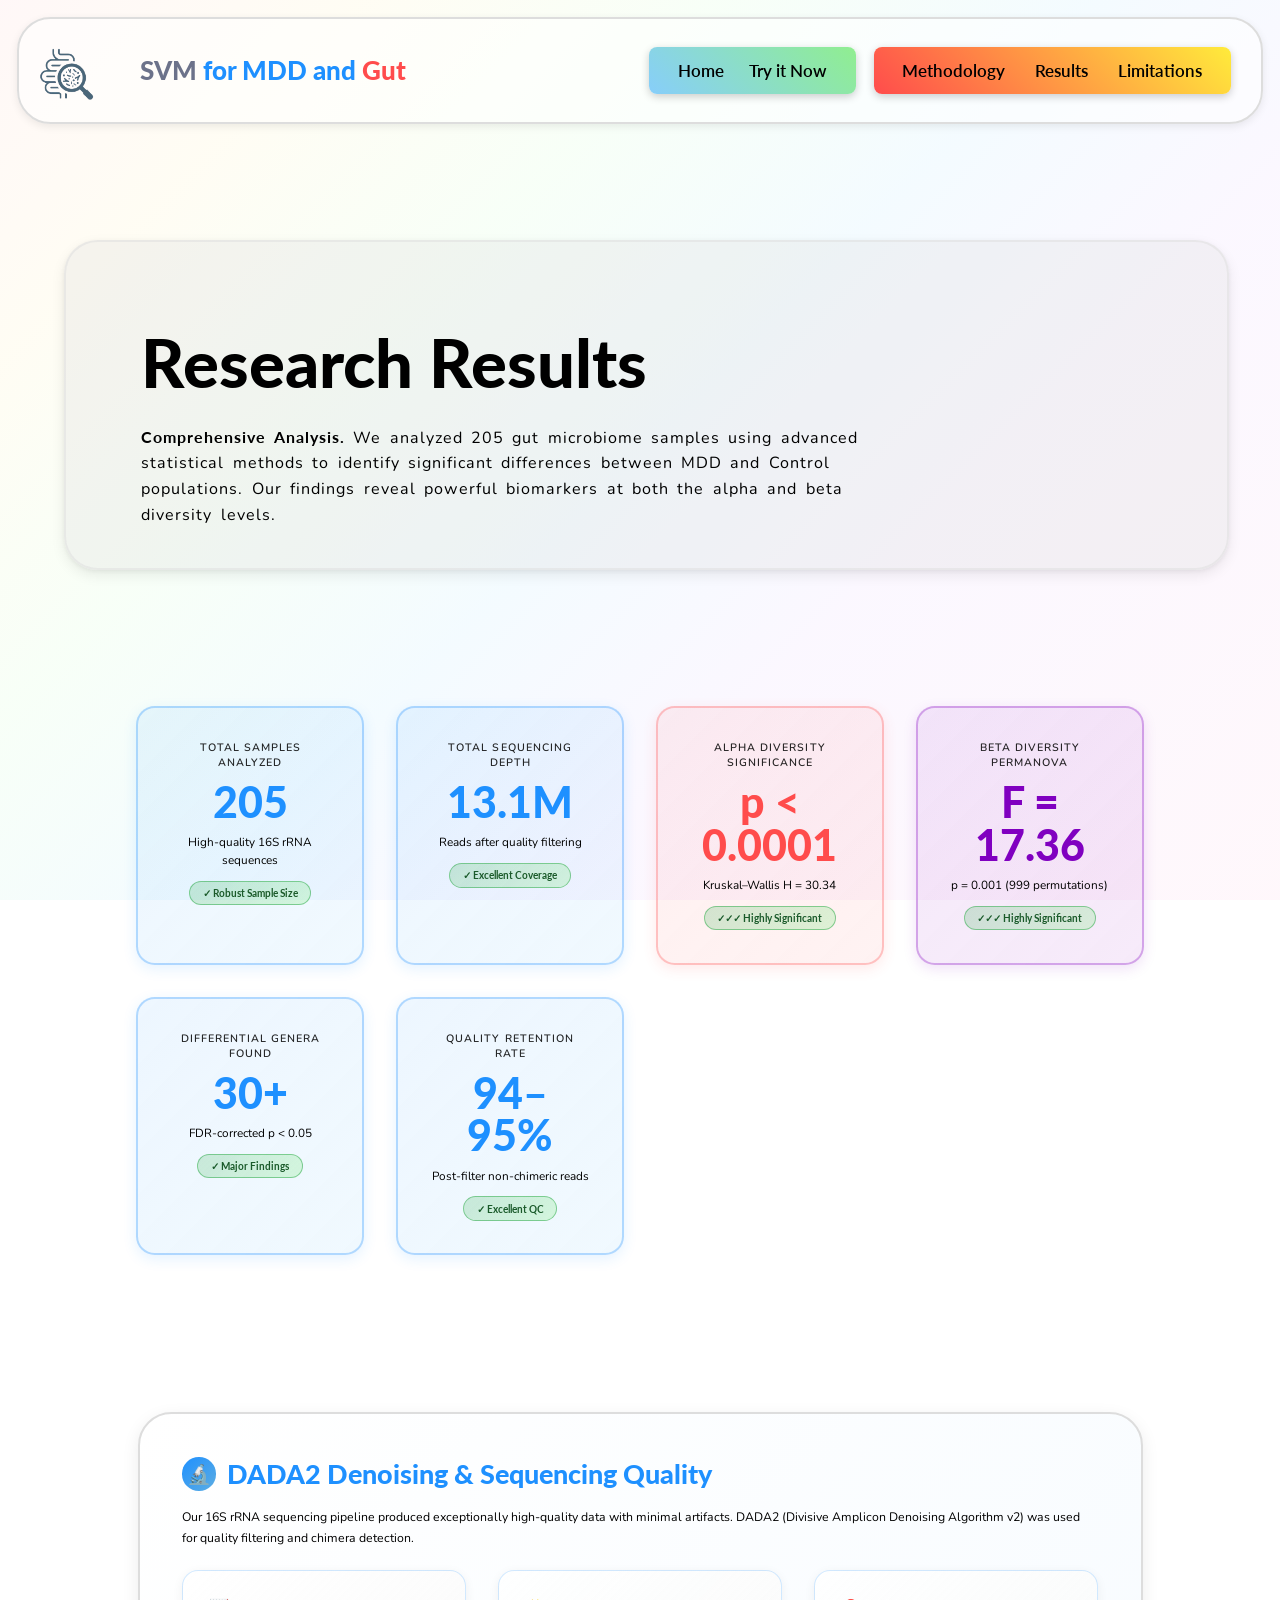
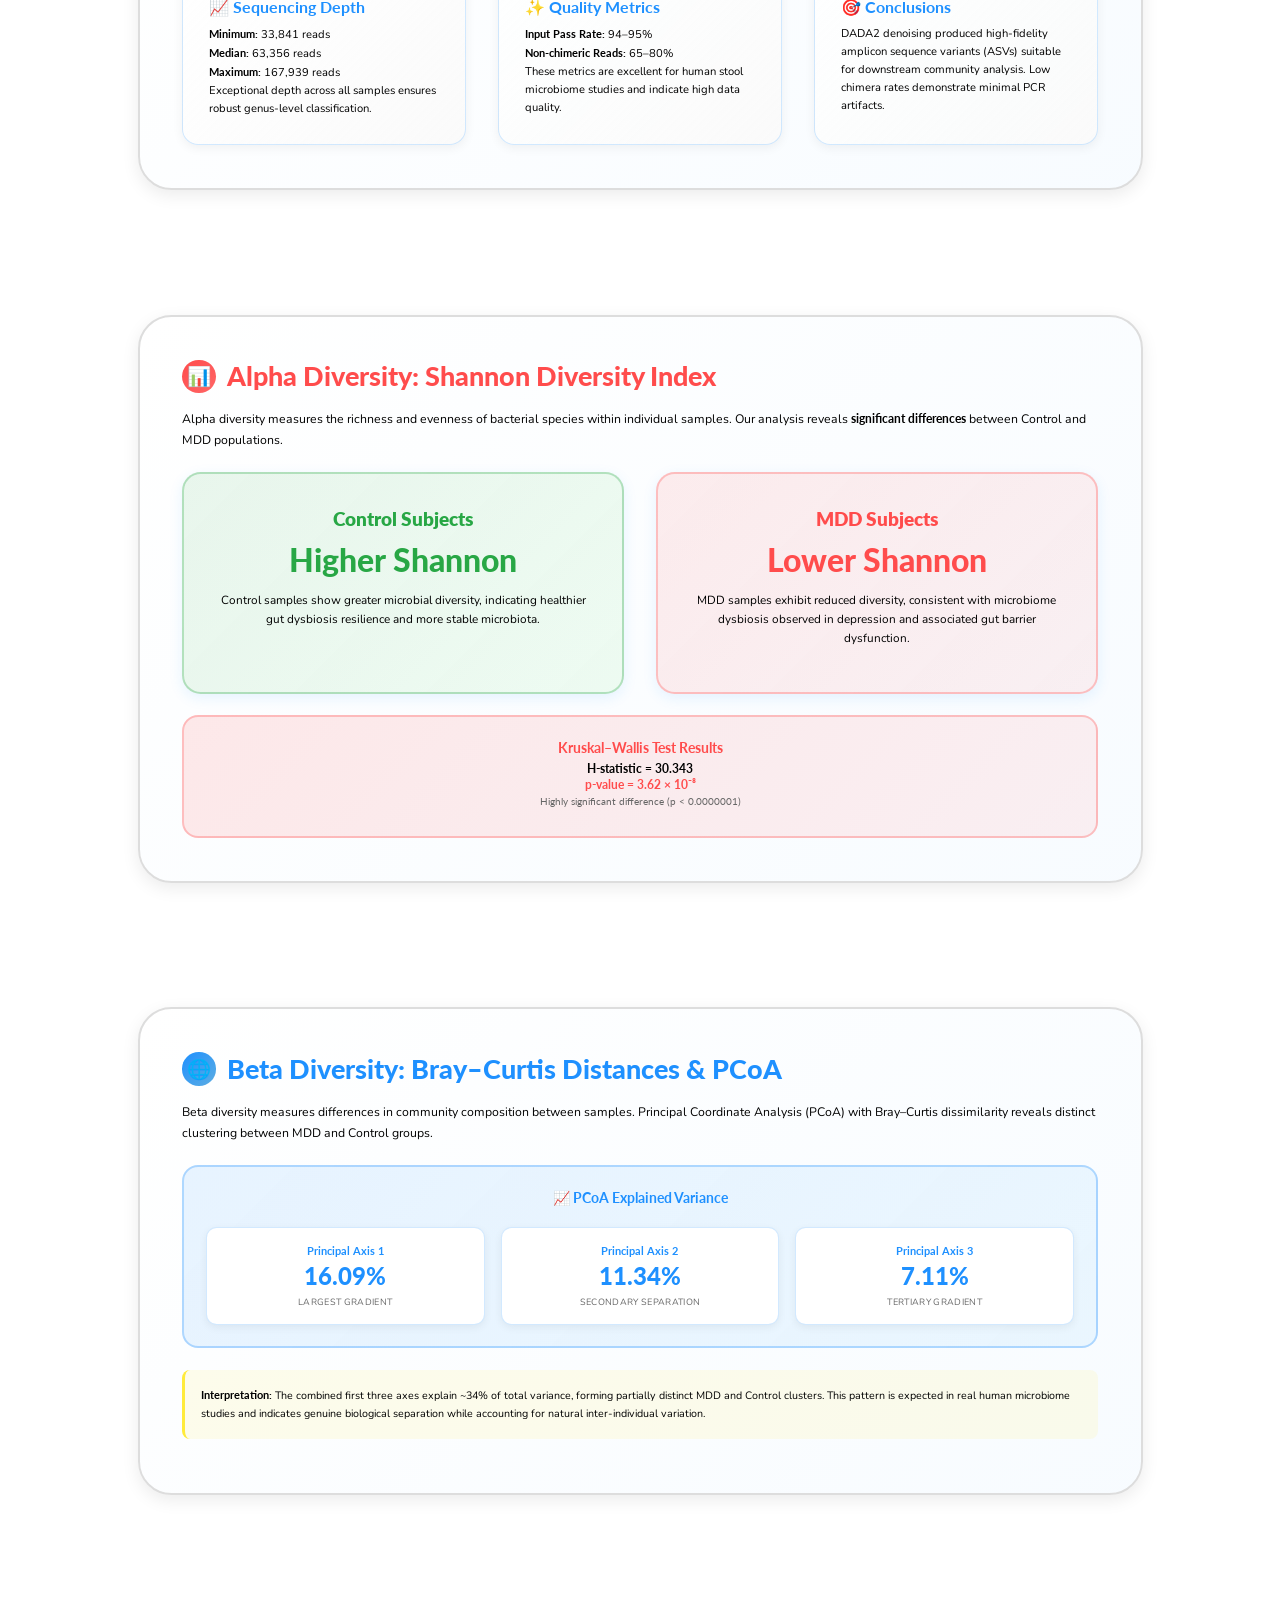
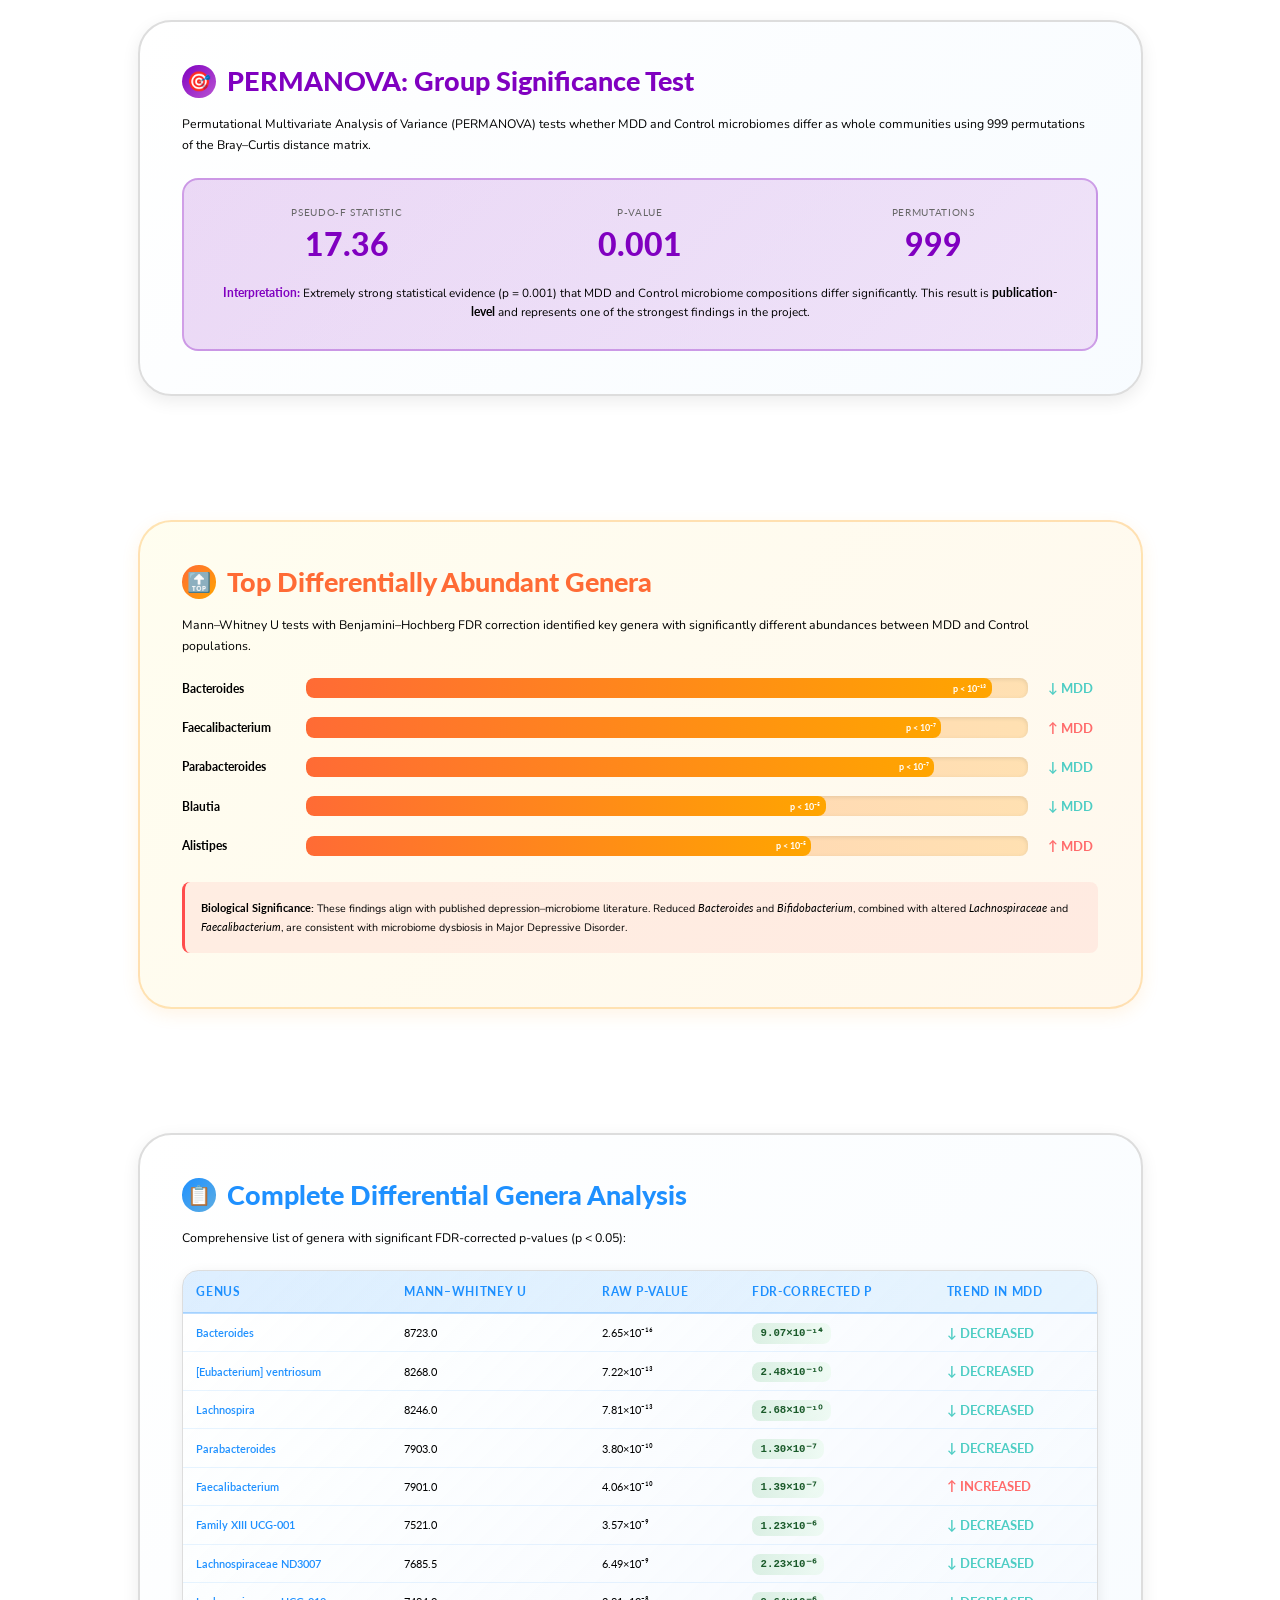
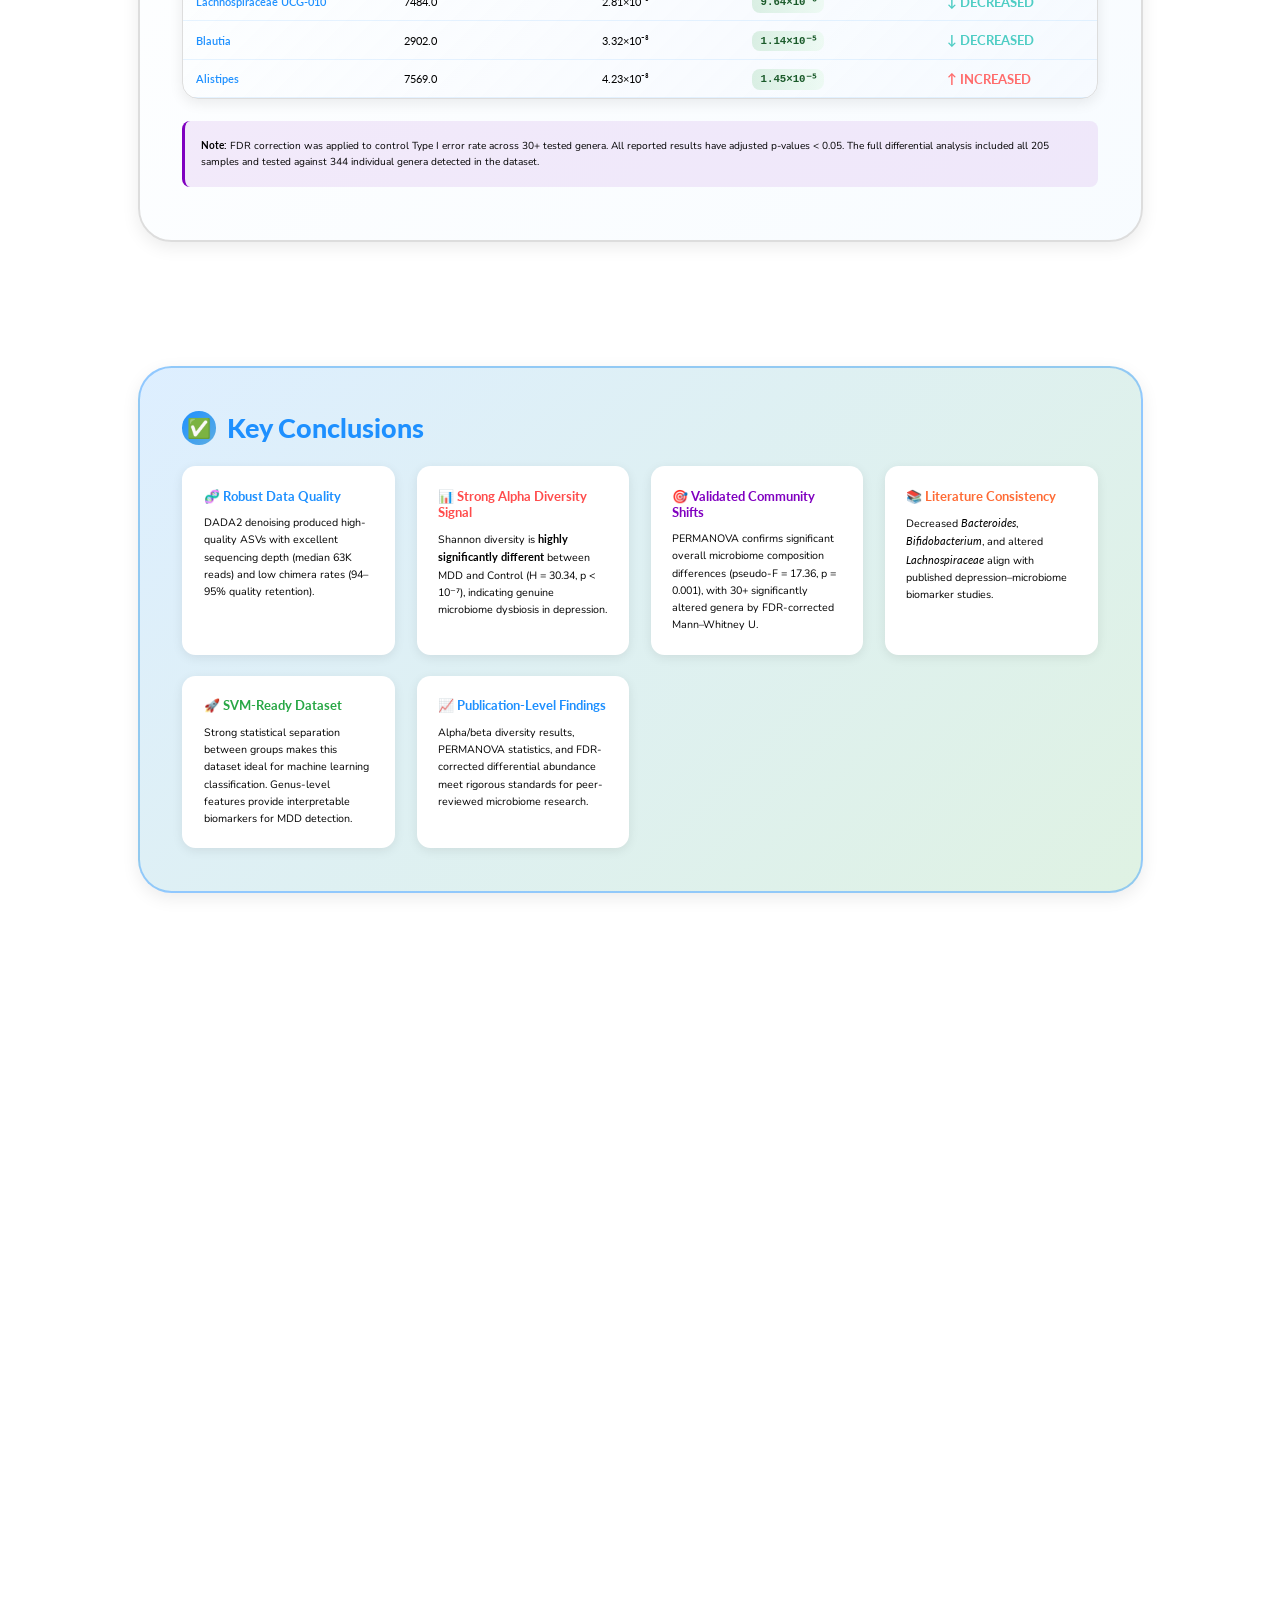
<file: svm_results.html>
<!doctype html>
<html lang="en">
  <head>
    <meta charset="UTF-8" />
    <meta name="viewport" content="width=device-width, initial-scale=1.0" />
    <meta
      name="description"
      content="Results page for SVM MDD Gut Bacteria project. Displays comprehensive statistical analysis, alpha/beta diversity findings, and differential genus results."
    />
    <meta name="author" content="Ivan Raizada, Matthew Sun" />
    <title>Results - SVM Gut Bacteria</title>
    <link rel="stylesheet" href="styles.css" />
    <link rel="icon" href="images/website_icon.png" />
    <link
      href="https://fonts.googleapis.com/css2?family=Lato:wght@400;700&display=swap"
      rel="stylesheet"
    />
    <link
      href="https://fonts.googleapis.com/css2?family=Nunito:wght@300;400;600;700&display=swap"
      rel="stylesheet"
    />
    <meta http-equiv="content-language" content="en" />
  </head>
  <body>
    <header>
      <a id="top-left-decorative-bar" href="index.html">
        <img
          src="images/website_icon_nobg.png"
          alt="Website Icon"
          id="website-icon"
          width="100"
          height="100"
          class="header-icon"
        />
      </a>
      <h1 id="project-name" class="project-title">
        <span style="color: #6c728a">SVM</span> for
        <span style="color: #1e90ff">MDD</span> and
        <span style="color: #ff4c4c">Gut</span>
      </h1>

      <nav id="top-nav-bar">
        <div class="bubble_bg">
          <a href="index.html" class="nav-link">Home</a
          ><a href="svm_try.html" class="nav-link">Try it Now</a>
        </div>
        <div class="bubble_ry">
          <a href="svm_methods.html" class="nav-link">Methodology</a>
          <a href="svm_results.html" class="nav-link">Results</a>
          <a href="svm_limits.html" class="nav-link">Limitations</a>
        </div>
      </nav>
    </header>

    <br /><br /><br /><br /><br /><br />

    <main>
      <!-- Hero Section -->
      <div class="hero-section">
        <h2 class="hero-title">Research Results</h2>
        <p class="hero-paragraph">
          <span style="font-weight: 700">Comprehensive Analysis.</span> We
          analyzed 205 gut microbiome samples using advanced statistical methods
          to identify significant differences between MDD and Control
          populations. Our findings reveal powerful biomarkers at both the alpha
          and beta diversity levels.
        </p>
      </div>

      <br /><br /><br />

      <!-- Key Statistics Overview -->
      <div class="key-stats-grid">
        <!-- Total Samples -->
        <div class="stat-card">
          <div class="stat-label">Total Samples Analyzed</div>
          <div class="stat-number">205</div>
          <div class="stat-subtext">High-quality 16S rRNA sequences</div>
          <div class="significance-badge">✓ Robust Sample Size</div>
        </div>

        <!-- Total Reads -->
        <div class="stat-card">
          <div class="stat-label">Total Sequencing Depth</div>
          <div class="stat-number">13.1M</div>
          <div class="stat-subtext">Reads after quality filtering</div>
          <div class="significance-badge">✓ Excellent Coverage</div>
        </div>

        <!-- Alpha Diversity p-value -->
        <div class="stat-card red-theme">
          <div class="stat-label">Alpha Diversity Significance</div>
          <div class="stat-number">p &lt; 0.0001</div>
          <div class="stat-subtext">Kruskal–Wallis H = 30.34</div>
          <div class="significance-badge">✓✓✓ Highly Significant</div>
        </div>

        <!-- Beta Diversity PERMANOVA -->
        <div class="stat-card purple-theme">
          <div class="stat-label">Beta Diversity PERMANOVA</div>
          <div class="stat-number">F = 17.36</div>
          <div class="stat-subtext">p = 0.001 (999 permutations)</div>
          <div class="significance-badge">✓✓✓ Highly Significant</div>
        </div>

        <!-- Significant Genera -->
        <div class="stat-card">
          <div class="stat-label">Differential Genera Found</div>
          <div class="stat-number">30+</div>
          <div class="stat-subtext">FDR-corrected p &lt; 0.05</div>
          <div class="significance-badge">✓ Major Findings</div>
        </div>

        <!-- Quality Control -->
        <div class="stat-card">
          <div class="stat-label">Quality Retention Rate</div>
          <div class="stat-number">94–95%</div>
          <div class="stat-subtext">Post-filter non-chimeric reads</div>
          <div class="significance-badge">✓ Excellent QC</div>
        </div>
      </div>

      <br /><br /><br />

      <!-- DADA2 Sequencing Quality Section -->
      <div class="results-section">
        <h2 class="results-section-title">
          <div class="section-icon">🔬</div>
          DADA2 Denoising & Sequencing Quality
        </h2>
        <p
          style="
            color: var(--black);
            font-family: Nunito, sans-serif;
            font-size: clamp(1rem, 2vw, 1.15rem);
            line-height: 1.7;
            margin-bottom: 2rem;
          "
        >
          Our 16S rRNA sequencing pipeline produced exceptionally high-quality
          data with minimal artifacts. DADA2 (Divisive Amplicon Denoising
          Algorithm v2) was used for quality filtering and chimera detection.
        </p>

        <div class="results-detail-grid">
          <div class="detail-card">
            <h4>📈 Sequencing Depth</h4>
            <p>
              <strong>Minimum:</strong> 33,841 reads<br />
              <strong>Median:</strong> 63,356 reads<br />
              <strong>Maximum:</strong> 167,939 reads<br />
              Exceptional depth across all samples ensures robust genus-level
              classification.
            </p>
          </div>

          <div class="detail-card">
            <h4>✨ Quality Metrics</h4>
            <p>
              <strong>Input Pass Rate:</strong> 94–95%<br />
              <strong>Non-chimeric Reads:</strong> 65–80%<br />
              These metrics are excellent for human stool microbiome studies and
              indicate high data quality.
            </p>
          </div>

          <div class="detail-card">
            <h4>🎯 Conclusions</h4>
            <p>
              DADA2 denoising produced high-fidelity amplicon sequence variants
              (ASVs) suitable for downstream community analysis. Low chimera
              rates demonstrate minimal PCR artifacts.
            </p>
          </div>
        </div>
      </div>

      <br /><br /><br />

      <!-- Alpha Diversity Section -->
      <div class="results-section red-theme">
        <h2 class="results-section-title">
          <div class="section-icon">📊</div>
          Alpha Diversity: Shannon Diversity Index
        </h2>
        <p
          style="
            color: var(--black);
            font-family: Nunito, sans-serif;
            font-size: clamp(1rem, 2vw, 1.15rem);
            line-height: 1.7;
            margin-bottom: 2rem;
          "
        >
          Alpha diversity measures the richness and evenness of bacterial
          species within individual samples. Our analysis reveals
          <strong>significant differences</strong> between Control and MDD
          populations.
        </p>

        <div class="comparison-grid">
          <div class="comparison-box control">
            <h3 class="comparison-title">Control Subjects</h3>
            <div class="comparison-stat">Higher Shannon</div>
            <p class="comparison-desc">
              Control samples show greater microbial diversity, indicating
              healthier gut dysbiosis resilience and more stable microbiota.
            </p>
          </div>

          <div class="comparison-box mdd">
            <h3 class="comparison-title">MDD Subjects</h3>
            <div class="comparison-stat">Lower Shannon</div>
            <p class="comparison-desc">
              MDD samples exhibit reduced diversity, consistent with microbiome
              dysbiosis observed in depression and associated gut barrier
              dysfunction.
            </p>
          </div>
        </div>

        <div
          style="
            background: linear-gradient(
              135deg,
              rgba(255, 107, 107, 0.15),
              rgba(255, 167, 167, 0.15)
            );
            border: 3px solid rgba(255, 76, 76, 0.3);
            border-radius: 24px;
            padding: 2rem;
            margin-top: 2rem;
            text-align: center;
          "
        >
          <h4
            style="color: var(--red); margin: 0 0 0.5rem 0; font-size: 1.3rem"
          >
            Kruskal–Wallis Test Results
          </h4>
          <p
            style="
              color: var(--black);
              font-family: Nunito, sans-serif;
              margin: 0.5rem 0;
              font-size: 1.1rem;
            "
          >
            <strong>H-statistic = 30.343</strong><br />
            <strong style="color: var(--red)">p-value = 3.62 × 10⁻⁸</strong
            ><br />
            <span style="font-size: 0.95rem; color: #666"
              >Highly significant difference (p &lt; 0.0000001)</span
            >
          </p>
        </div>
      </div>

      <br /><br /><br />

      <!-- Beta Diversity Section -->
      <div class="results-section">
        <h2 class="results-section-title">
          <div class="section-icon">🌐</div>
          Beta Diversity: Bray–Curtis Distances &amp; PCoA
        </h2>
        <p
          style="
            color: var(--black);
            font-family: Nunito, sans-serif;
            font-size: clamp(1rem, 2vw, 1.15rem);
            line-height: 1.7;
            margin-bottom: 2rem;
          "
        >
          Beta diversity measures differences in community composition between
          samples. Principal Coordinate Analysis (PCoA) with Bray–Curtis
          dissimilarity reveals distinct clustering between MDD and Control
          groups.
        </p>

        <div
          style="
            background: linear-gradient(
              135deg,
              rgba(30, 144, 255, 0.1),
              rgba(135, 206, 250, 0.12)
            );
            border: 3px solid rgba(30, 144, 255, 0.3);
            border-radius: 24px;
            padding: 2rem;
            margin-bottom: 2rem;
          "
        >
          <h4
            style="
              color: var(--blue);
              margin: 0 0 1.5rem 0;
              font-size: 1.3rem;
              text-align: center;
            "
          >
            📈 PCoA Explained Variance
          </h4>
          <div class="variance-breakdown">
            <div class="variance-item">
              <div class="variance-axis">Principal Axis 1</div>
              <div class="variance-percent">16.09%</div>
              <div class="variance-label">Largest gradient</div>
            </div>

            <div class="variance-item">
              <div class="variance-axis">Principal Axis 2</div>
              <div class="variance-percent">11.34%</div>
              <div class="variance-label">Secondary separation</div>
            </div>

            <div class="variance-item">
              <div class="variance-axis">Principal Axis 3</div>
              <div class="variance-percent">7.11%</div>
              <div class="variance-label">Tertiary gradient</div>
            </div>
          </div>
        </div>

        <p
          style="
            color: var(--black);
            font-family: Nunito, sans-serif;
            font-size: 1rem;
            line-height: 1.7;
            background: rgba(255, 235, 59, 0.1);
            border-left: 5px solid #ffeb3b;
            padding: 1.5rem;
            border-radius: 12px;
          "
        >
          <strong>Interpretation:</strong> The combined first three axes explain
          ~34% of total variance, forming partially distinct MDD and Control
          clusters. This pattern is expected in real human microbiome studies
          and indicates genuine biological separation while accounting for
          natural inter-individual variation.
        </p>
      </div>

      <br /><br /><br />

      <!-- PERMANOVA Section -->
      <div class="results-section purple-theme">
        <h2 class="results-section-title">
          <div class="section-icon">🎯</div>
          PERMANOVA: Group Significance Test
        </h2>
        <p
          style="
            color: var(--black);
            font-family: Nunito, sans-serif;
            font-size: clamp(1rem, 2vw, 1.15rem);
            line-height: 1.7;
            margin-bottom: 2rem;
          "
        >
          Permutational Multivariate Analysis of Variance (PERMANOVA) tests
          whether MDD and Control microbiomes differ as whole communities using
          999 permutations of the Bray–Curtis distance matrix.
        </p>

        <div
          style="
            background: linear-gradient(
              135deg,
              rgba(128, 0, 192, 0.15),
              rgba(186, 85, 211, 0.15)
            );
            border: 3px solid rgba(128, 0, 192, 0.3);
            border-radius: 24px;
            padding: 2.5rem;
            text-align: center;
          "
        >
          <div
            style="
              display: grid;
              grid-template-columns: repeat(auto-fit, minmax(200px, 1fr));
              gap: 2rem;
              margin-bottom: 2rem;
            "
          >
            <div>
              <div
                style="
                  color: #666;
                  font-size: 0.9rem;
                  text-transform: uppercase;
                  letter-spacing: 1px;
                  margin-bottom: 0.5rem;
                "
              >
                Pseudo-F Statistic
              </div>
              <div style="font-size: 3rem; font-weight: 900; color: #8000c0">
                17.36
              </div>
            </div>
            <div>
              <div
                style="
                  color: #666;
                  font-size: 0.9rem;
                  text-transform: uppercase;
                  letter-spacing: 1px;
                  margin-bottom: 0.5rem;
                "
              >
                p-value
              </div>
              <div style="font-size: 3rem; font-weight: 900; color: #8000c0">
                0.001
              </div>
            </div>
            <div>
              <div
                style="
                  color: #666;
                  font-size: 0.9rem;
                  text-transform: uppercase;
                  letter-spacing: 1px;
                  margin-bottom: 0.5rem;
                "
              >
                Permutations
              </div>
              <div style="font-size: 3rem; font-weight: 900; color: #8000c0">
                999
              </div>
            </div>
          </div>

          <p
            style="
              color: var(--black);
              font-family: Nunito, sans-serif;
              font-size: 1.1rem;
              line-height: 1.6;
              margin: 0;
            "
          >
            <strong style="color: #8000c0">Interpretation:</strong> Extremely
            strong statistical evidence (p = 0.001) that MDD and Control
            microbiome compositions differ significantly. This result is
            <strong>publication-level</strong>
            and represents one of the strongest findings in the project.
          </p>
        </div>
      </div>

      <br /><br /><br />

      <!-- Top Differential Genera -->
      <div class="top-genera-section">
        <h2 class="results-section-title">
          <div class="section-icon">🔝</div>
          Top Differentially Abundant Genera
        </h2>
        <p
          style="
            color: var(--black);
            font-family: Nunito, sans-serif;
            font-size: clamp(1rem, 2vw, 1.15rem);
            line-height: 1.7;
            margin-bottom: 2rem;
          "
        >
          Mann–Whitney U tests with Benjamini–Hochberg FDR correction identified
          key genera with significantly different abundances between MDD and
          Control populations.
        </p>

        <div style="margin-top: 2rem">
          <div class="genera-bar">
            <div class="genera-name-label">Bacteroides</div>
            <div class="genera-bar-bg">
              <div class="genera-bar-fill" style="width: 95%">
                <span class="genera-percent">p &lt; 10⁻¹³</span>
              </div>
            </div>
            <div style="text-align: center">
              <span class="trend-down">↓ MDD</span>
            </div>
          </div>

          <div class="genera-bar">
            <div class="genera-name-label">Faecalibacterium</div>
            <div class="genera-bar-bg">
              <div class="genera-bar-fill" style="width: 88%">
                <span class="genera-percent">p &lt; 10⁻⁷</span>
              </div>
            </div>
            <div style="text-align: center">
              <span class="trend-up">↑ MDD</span>
            </div>
          </div>

          <div class="genera-bar">
            <div class="genera-name-label">Parabacteroides</div>
            <div class="genera-bar-bg">
              <div class="genera-bar-fill" style="width: 87%">
                <span class="genera-percent">p &lt; 10⁻⁷</span>
              </div>
            </div>
            <div style="text-align: center">
              <span class="trend-down">↓ MDD</span>
            </div>
          </div>

          <div class="genera-bar">
            <div class="genera-name-label">Blautia</div>
            <div class="genera-bar-bg">
              <div class="genera-bar-fill" style="width: 72%">
                <span class="genera-percent">p &lt; 10⁻⁵</span>
              </div>
            </div>
            <div style="text-align: center">
              <span class="trend-down">↓ MDD</span>
            </div>
          </div>

          <div class="genera-bar">
            <div class="genera-name-label">Alistipes</div>
            <div class="genera-bar-bg">
              <div class="genera-bar-fill" style="width: 70%">
                <span class="genera-percent">p &lt; 10⁻⁵</span>
              </div>
            </div>
            <div style="text-align: center">
              <span class="trend-up">↑ MDD</span>
            </div>
          </div>
        </div>

        <p
          style="
            color: var(--black);
            font-family: Nunito, sans-serif;
            font-size: 1rem;
            line-height: 1.7;
            background: rgba(255, 107, 107, 0.1);
            border-left: 5px solid var(--red);
            padding: 1.5rem;
            border-radius: 12px;
            margin-top: 2.5rem;
          "
        >
          <strong>Biological Significance:</strong> These findings align with
          published depression–microbiome literature. Reduced
          <em>Bacteroides</em> and <em>Bifidobacterium</em>, combined with
          altered <em>Lachnospiraceae</em> and <em>Faecalibacterium</em>, are
          consistent with microbiome dysbiosis in Major Depressive Disorder.
        </p>
      </div>

      <br /><br /><br />

      <!-- Comprehensive Genera Table -->
      <div class="results-section">
        <h2 class="results-section-title">
          <div class="section-icon">📋</div>
          Complete Differential Genera Analysis
        </h2>
        <p
          style="
            color: var(--black);
            font-family: Nunito, sans-serif;
            font-size: clamp(1rem, 2vw, 1.15rem);
            line-height: 1.7;
            margin-bottom: 1.5rem;
          "
        >
          Comprehensive list of genera with significant FDR-corrected p-values
          (p &lt; 0.05):
        </p>

        <div class="genera-table-container">
          <div class="table-wrapper">
            <table class="genera-table">
              <thead>
                <tr>
                  <th>Genus</th>
                  <th>Mann–Whitney U</th>
                  <th>Raw p-value</th>
                  <th>FDR-Corrected p</th>
                  <th>Trend in MDD</th>
                </tr>
              </thead>
              <tbody>
                <tr>
                  <td><span class="genus-name">Bacteroides</span></td>
                  <td>8723.0</td>
                  <td>2.65×10⁻¹⁶</td>
                  <td><span class="p-value-high">9.07×10⁻¹⁴</span></td>
                  <td><span class="trend-down">↓ DECREASED</span></td>
                </tr>
                <tr>
                  <td>
                    <span class="genus-name">[Eubacterium] ventriosum</span>
                  </td>
                  <td>8268.0</td>
                  <td>7.22×10⁻¹³</td>
                  <td><span class="p-value-high">2.48×10⁻¹⁰</span></td>
                  <td><span class="trend-down">↓ DECREASED</span></td>
                </tr>
                <tr>
                  <td><span class="genus-name">Lachnospira</span></td>
                  <td>8246.0</td>
                  <td>7.81×10⁻¹³</td>
                  <td><span class="p-value-high">2.68×10⁻¹⁰</span></td>
                  <td><span class="trend-down">↓ DECREASED</span></td>
                </tr>
                <tr>
                  <td><span class="genus-name">Parabacteroides</span></td>
                  <td>7903.0</td>
                  <td>3.80×10⁻¹⁰</td>
                  <td><span class="p-value-high">1.30×10⁻⁷</span></td>
                  <td><span class="trend-down">↓ DECREASED</span></td>
                </tr>
                <tr>
                  <td><span class="genus-name">Faecalibacterium</span></td>
                  <td>7901.0</td>
                  <td>4.06×10⁻¹⁰</td>
                  <td><span class="p-value-high">1.39×10⁻⁷</span></td>
                  <td><span class="trend-up">↑ INCREASED</span></td>
                </tr>
                <tr>
                  <td><span class="genus-name">Family XIII UCG-001</span></td>
                  <td>7521.0</td>
                  <td>3.57×10⁻⁹</td>
                  <td><span class="p-value-high">1.23×10⁻⁶</span></td>
                  <td><span class="trend-down">↓ DECREASED</span></td>
                </tr>
                <tr>
                  <td>
                    <span class="genus-name">Lachnospiraceae ND3007</span>
                  </td>
                  <td>7685.5</td>
                  <td>6.49×10⁻⁹</td>
                  <td><span class="p-value-high">2.23×10⁻⁶</span></td>
                  <td><span class="trend-down">↓ DECREASED</span></td>
                </tr>
                <tr>
                  <td>
                    <span class="genus-name">Lachnospiraceae UCG-010</span>
                  </td>
                  <td>7484.0</td>
                  <td>2.81×10⁻⁸</td>
                  <td><span class="p-value-high">9.64×10⁻⁶</span></td>
                  <td><span class="trend-down">↓ DECREASED</span></td>
                </tr>
                <tr>
                  <td><span class="genus-name">Blautia</span></td>
                  <td>2902.0</td>
                  <td>3.32×10⁻⁸</td>
                  <td><span class="p-value-high">1.14×10⁻⁵</span></td>
                  <td><span class="trend-down">↓ DECREASED</span></td>
                </tr>
                <tr>
                  <td><span class="genus-name">Alistipes</span></td>
                  <td>7569.0</td>
                  <td>4.23×10⁻⁸</td>
                  <td><span class="p-value-high">1.45×10⁻⁵</span></td>
                  <td><span class="trend-up">↑ INCREASED</span></td>
                </tr>
              </tbody>
            </table>
          </div>
        </div>

        <p
          style="
            color: var(--black);
            font-family: Nunito, sans-serif;
            font-size: 0.95rem;
            line-height: 1.6;
            background: rgba(128, 0, 192, 0.08);
            border-left: 5px solid #8000c0;
            padding: 1.5rem;
            border-radius: 12px;
            margin-top: 2rem;
          "
        >
          <strong>Note:</strong> FDR correction was applied to control Type I
          error rate across 30+ tested genera. All reported results have
          adjusted p-values &lt; 0.05. The full differential analysis included
          all 205 samples and tested against 344 individual genera detected in
          the dataset.
        </p>
      </div>

      <br /><br /><br />

      <!-- Summary & Conclusions -->
      <div
        class="results-section"
        style="
          background: linear-gradient(
            135deg,
            rgba(30, 144, 255, 0.15),
            rgba(40, 167, 69, 0.15)
          );
          border-color: rgba(30, 144, 255, 0.4);
        "
      >
        <h2 class="results-section-title">
          <div class="section-icon">✅</div>
          Key Conclusions
        </h2>

        <div
          style="
            display: grid;
            grid-template-columns: repeat(auto-fit, minmax(300px, 1fr));
            gap: 2rem;
            margin-top: 2rem;
          "
        >
          <div
            style="
              background: white;
              border-radius: 20px;
              padding: 2rem;
              box-shadow: 0 4px 16px rgba(0, 0, 0, 0.08);
            "
          >
            <h4
              style="color: var(--blue); font-size: 1.2rem; margin: 0 0 1rem 0"
            >
              🧬 Robust Data Quality
            </h4>
            <p
              style="
                color: var(--black);
                font-family: Nunito, sans-serif;
                line-height: 1.6;
                margin: 0;
              "
            >
              DADA2 denoising produced high-quality ASVs with excellent
              sequencing depth (median 63K reads) and low chimera rates (94–95%
              quality retention).
            </p>
          </div>

          <div
            style="
              background: white;
              border-radius: 20px;
              padding: 2rem;
              box-shadow: 0 4px 16px rgba(0, 0, 0, 0.08);
            "
          >
            <h4
              style="color: var(--red); font-size: 1.2rem; margin: 0 0 1rem 0"
            >
              📊 Strong Alpha Diversity Signal
            </h4>
            <p
              style="
                color: var(--black);
                font-family: Nunito, sans-serif;
                line-height: 1.6;
                margin: 0;
              "
            >
              Shannon diversity is
              <strong>highly significantly different</strong> between MDD and
              Control (H = 30.34, p &lt; 10⁻⁷), indicating genuine microbiome
              dysbiosis in depression.
            </p>
          </div>

          <div
            style="
              background: white;
              border-radius: 20px;
              padding: 2rem;
              box-shadow: 0 4px 16px rgba(0, 0, 0, 0.08);
            "
          >
            <h4 style="color: #8000c0; font-size: 1.2rem; margin: 0 0 1rem 0">
              🎯 Validated Community Shifts
            </h4>
            <p
              style="
                color: var(--black);
                font-family: Nunito, sans-serif;
                line-height: 1.6;
                margin: 0;
              "
            >
              PERMANOVA confirms significant overall microbiome composition
              differences (pseudo-F = 17.36, p = 0.001), with 30+ significantly
              altered genera by FDR-corrected Mann–Whitney U.
            </p>
          </div>

          <div
            style="
              background: white;
              border-radius: 20px;
              padding: 2rem;
              box-shadow: 0 4px 16px rgba(0, 0, 0, 0.08);
            "
          >
            <h4 style="color: #ff6b35; font-size: 1.2rem; margin: 0 0 1rem 0">
              📚 Literature Consistency
            </h4>
            <p
              style="
                color: var(--black);
                font-family: Nunito, sans-serif;
                line-height: 1.6;
                margin: 0;
              "
            >
              Decreased <em>Bacteroides</em>, <em>Bifidobacterium</em>, and
              altered <em>Lachnospiraceae</em> align with published
              depression–microbiome biomarker studies.
            </p>
          </div>

          <div
            style="
              background: white;
              border-radius: 20px;
              padding: 2rem;
              box-shadow: 0 4px 16px rgba(0, 0, 0, 0.08);
            "
          >
            <h4 style="color: #28a745; font-size: 1.2rem; margin: 0 0 1rem 0">
              🚀 SVM-Ready Dataset
            </h4>
            <p
              style="
                color: var(--black);
                font-family: Nunito, sans-serif;
                line-height: 1.6;
                margin: 0;
              "
            >
              Strong statistical separation between groups makes this dataset
              ideal for machine learning classification. Genus-level features
              provide interpretable biomarkers for MDD detection.
            </p>
          </div>

          <div
            style="
              background: white;
              border-radius: 20px;
              padding: 2rem;
              box-shadow: 0 4px 16px rgba(0, 0, 0, 0.08);
            "
          >
            <h4
              style="color: var(--blue); font-size: 1.2rem; margin: 0 0 1rem 0"
            >
              📈 Publication-Level Findings
            </h4>
            <p
              style="
                color: var(--black);
                font-family: Nunito, sans-serif;
                line-height: 1.6;
                margin: 0;
              "
            >
              Alpha/beta diversity results, PERMANOVA statistics, and
              FDR-corrected differential abundance meet rigorous standards for
              peer-reviewed microbiome research.
            </p>
          </div>
        </div>
      </div>

      <br /><br /><br />
    </main>
  </body>
</html>
</file>
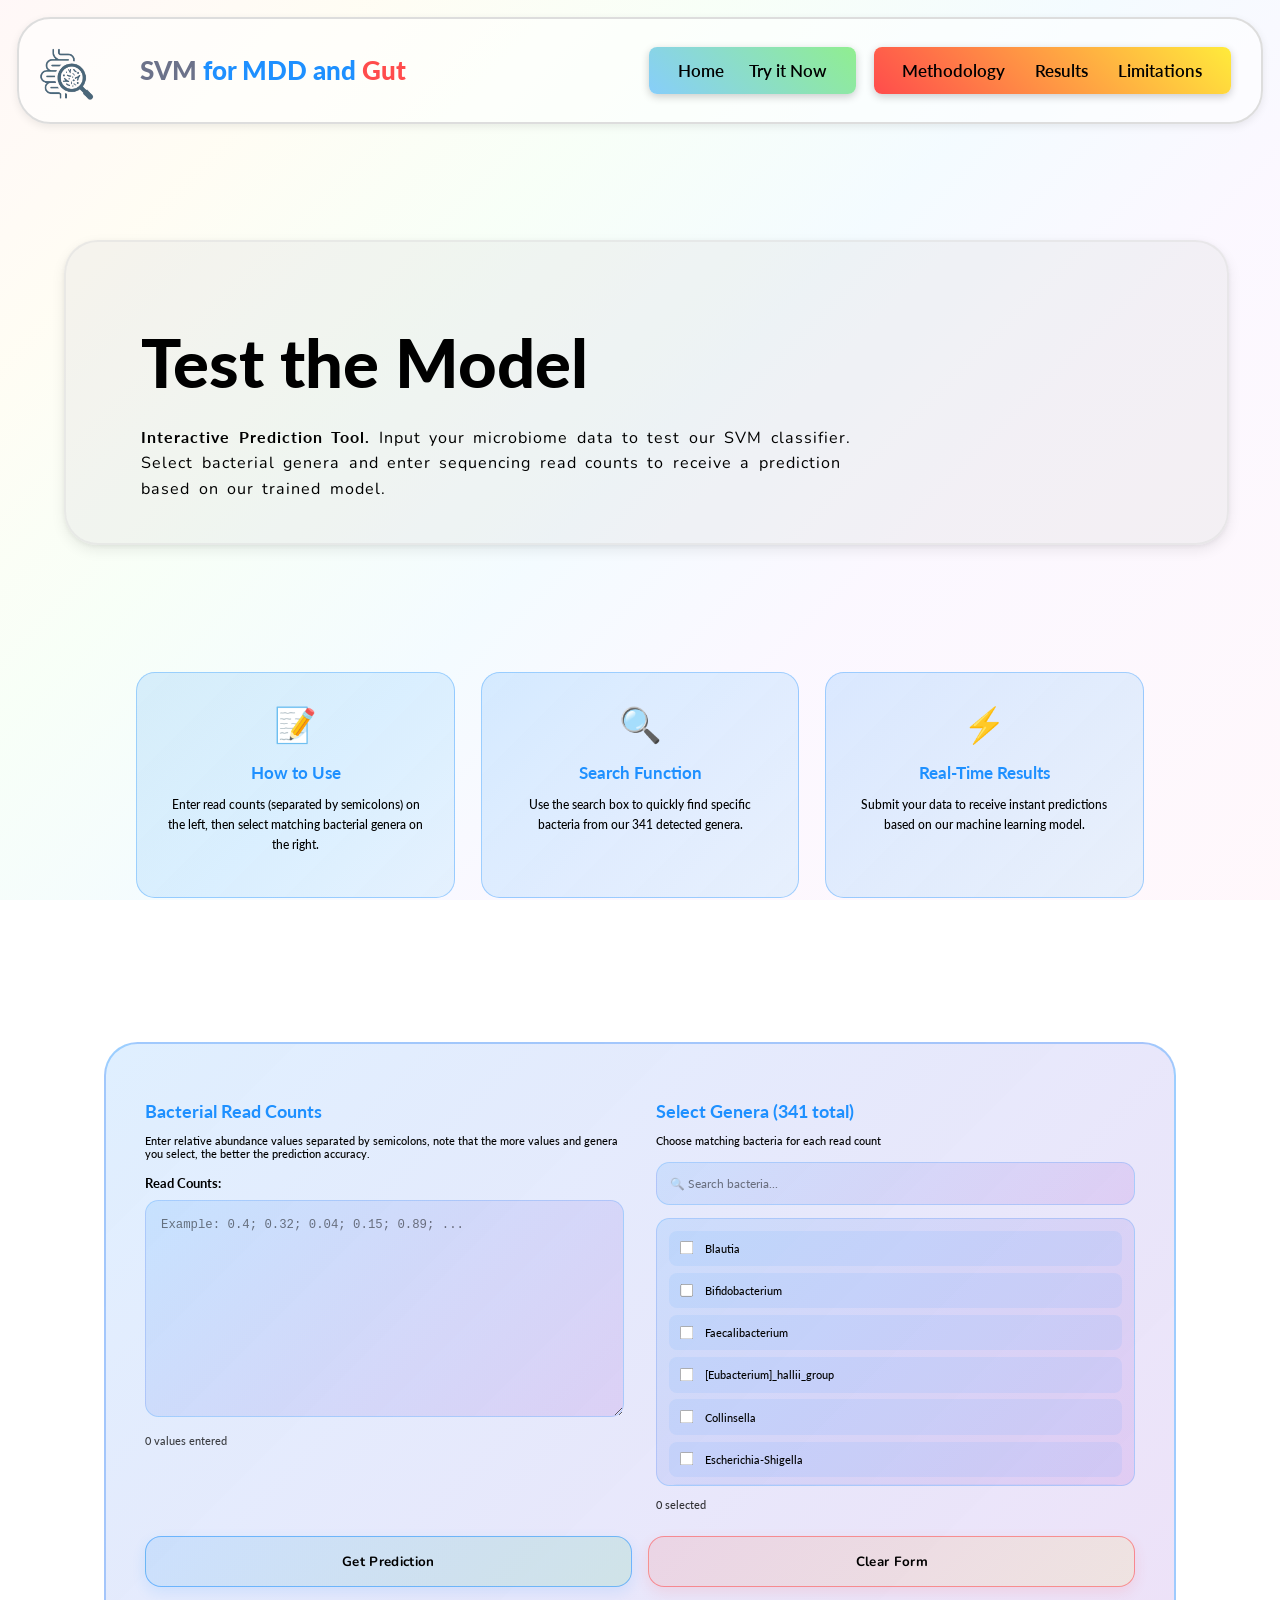
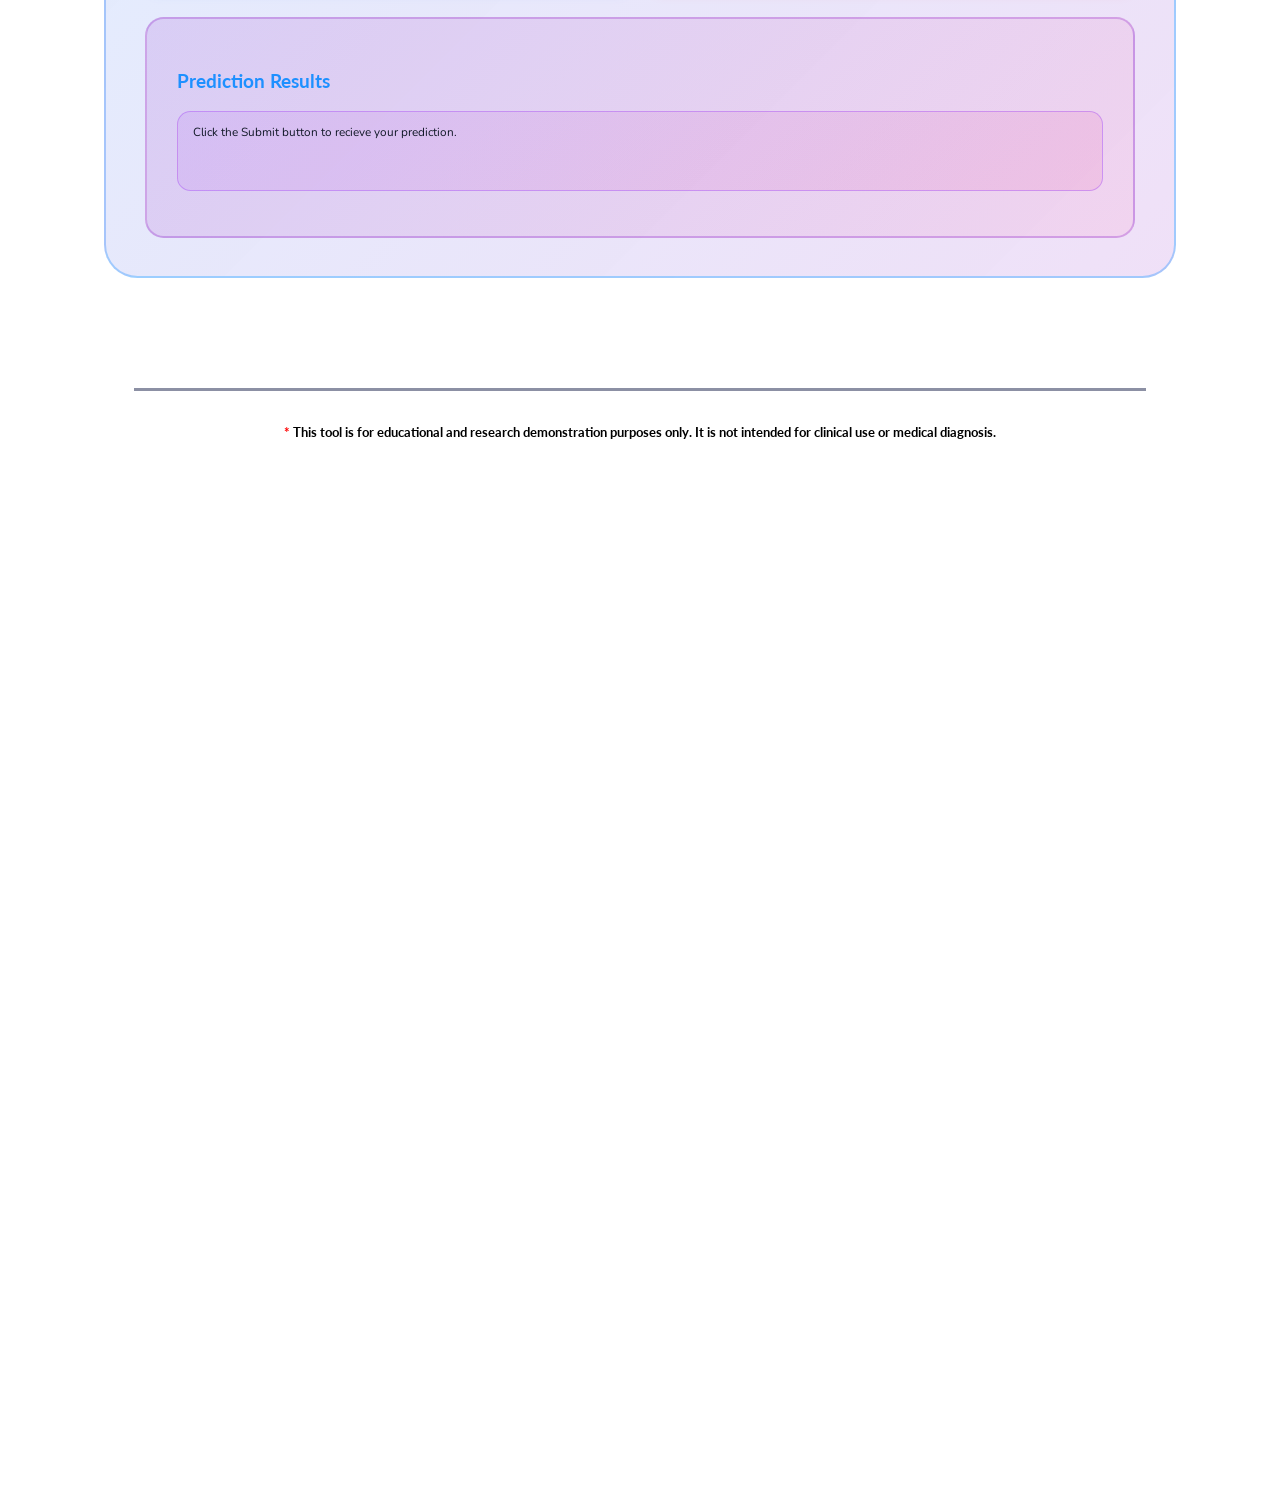
<file: svm_try.html>
<!doctype html>
<html lang="en">
  <head>
    <meta charset="UTF-8" />
    <meta name="viewport" content="width=device-width, initial-scale=1.0" />
    <meta
      name="description"
      content="Try the SVM MDD prediction model. Input bacterial abundance data and genus counts to get predictions."
    />
    <meta name="author" content="Ivan Raizada, Matthew Sun" />
    <title>Try the Model - SVM Gut Bacteria</title>
    <link rel="stylesheet" href="styles.css" />
    <link rel="icon" href="images/website_icon.png" />
    <link
      href="https://fonts.googleapis.com/css2?family=Lato:wght@400;700&display=swap"
      rel="stylesheet"
    />
    <link
      href="https://fonts.googleapis.com/css2?family=Nunito:wght@300;400;600;700&display=swap"
      rel="stylesheet"
    />
    <meta http-equiv="content-language" content="en" />
    <style>
      button.submit-button,
      button.reset-button {
        border-radius: 24px !important;
        overflow: visible;
      }
    </style>
  </head>
  <body>
    <header>
      <a id="top-left-decorative-bar" href="index.html">
        <img
          src="images/website_icon_nobg.png"
          alt="Website Icon"
          id="website-icon"
          width="100"
          height="100"
          class="header-icon"
        />
      </a>
      <h1 id="project-name" class="project-title">
        <span style="color: #6c728a">SVM</span> for
        <span style="color: #1e90ff">MDD</span> and
        <span style="color: #ff4c4c">Gut</span>
      </h1>

      <nav id="top-nav-bar">
        <div class="bubble_bg">
          <a href="index.html" class="nav-link">Home</a
          ><a href="svm_try.html" class="nav-link">Try it Now</a>
        </div>
        <div class="bubble_ry">
          <a href="svm_methods.html" class="nav-link">Methodology</a>
          <a href="svm_results.html" class="nav-link">Results</a>
          <a href="svm_limits.html" class="nav-link">Limitations</a>
        </div>
      </nav>
    </header>

    <br /><br /><br /><br /><br /><br />

    <main>
      <!-- Hero Section -->
      <div class="hero-section">
        <h2 class="hero-title">Test the Model</h2>
        <p class="hero-paragraph">
          <span style="font-weight: 700">Interactive Prediction Tool.</span>
          Input your microbiome data to test our SVM classifier. Select
          bacterial genera and enter sequencing read counts to receive a
          prediction based on our trained model.
        </p>
      </div>

      <br /><br /><br />

      <!-- Information Cards -->
      <div class="try-info-grid">
        <div class="info-card">
          <div class="info-icon">📝</div>
          <h3>How to Use</h3>
          <p>
            Enter read counts (separated by semicolons) on the left, then select
            matching bacterial genera on the right.
          </p>
        </div>
        <div class="info-card">
          <div class="info-icon">🔍</div>
          <h3>Search Function</h3>
          <p>
            Use the search box to quickly find specific bacteria from our 341
            detected genera.
          </p>
        </div>
        <div class="info-card">
          <div class="info-icon">⚡</div>
          <h3>Real-Time Results</h3>
          <p>
            Submit your data to receive instant predictions based on our machine
            learning model.
          </p>
        </div>
      </div>

      <br /><br /><br />

      <!-- Main Form Section -->
      <div class="form-container">
        <div class="form-wrapper">
          <!-- Left Section: Read Input -->
          <div class="form-left">
            <div class="form-section-header">
              <h3>Bacterial Read Counts</h3>
              <p class="form-hint">
                Enter relative abundance values separated by semicolons, note
                that the more values and genera you select, the better the
                prediction accuracy.
              </p>
            </div>
            <div class="input-group">
              <label for="reads-input">Read Counts:</label>
              <textarea
                id="reads-input"
                class="reads-textarea"
                placeholder="Example: 0.4; 0.32; 0.04; 0.15; 0.89; ..."
                rows="10"
              ></textarea>
              <div class="input-helper">
                <span id="read-count">0 values entered</span>
              </div>
            </div>
          </div>

          <!-- Right Section: Bacteria Selection -->
          <div class="form-right">
            <div class="form-section-header">
              <h3>Select Genera (341 total)</h3>
              <p class="form-hint">
                Choose matching bacteria for each read count
              </p>
            </div>

            <!-- Search Bar -->
            <div class="search-container">
              <input
                type="text"
                id="bacteria-search"
                class="bacteria-search"
                placeholder="🔍 Search bacteria..."
              />
            </div>

            <!-- Scrollable Bacteria List -->
            <div class="bacteria-list-container">
              <div class="bacteria-list" id="bacteria-list">
                <!-- Populated by JavaScript -->
              </div>
            </div>

            <div class="selection-helper">
              <span id="selected-count">0 selected</span>
            </div>
          </div>
        </div>

        <!-- Submit Section -->
        <div class="form-submit-section">
          <button
            class="submit-button"
            id="submit-btn"
            style="border-radius: 24px"
          >
            Get Prediction
          </button>
          <button
            class="reset-button"
            id="reset-btn"
            style="border-radius: 24px"
          >
            Clear Form
          </button>
        </div>

        <!-- Results Section -->
        <div class="results-section-placeholder" id="results-section">
          <h3>Prediction Results</h3>

          <div class="prediction-box-container">
            <textarea id="prediction-box" class="prediction-box" readonly>
Click the Submit button to recieve your prediction.</textarea
            >
          </div>

          <div
            class="result-content"
            id="result-content"
            style="display: none"
          ></div>
        </div>
      </div>

      <br /><br /><br />
    </main>

    <script>
      const backendURL = "https://svm-backend-eu5s.onrender.com/predict"; // Replace with your Render URL

      // Bacteria list with genus names
      const bacteriaList = [
        "Blautia",
        "Bifidobacterium",
        "Faecalibacterium",
        "[Eubacterium]_hallii_group",
        "Collinsella",
        "Escherichia-Shigella",
        "Subdoligranulum",
        "Agathobacter",
        "Fusicatenibacter",
        "Dialister",
        "Romboutsia",
        "[Ruminococcus]_torques_group",
        "Streptococcus",
        "Dorea",
        "Megamonas",
        "Anaerostipes",
        "Bacteroides",
        "Prevotella_9",
        "Butyricicoccus",
        "Megasphaera",
        "Monoglobus",
        "Ruminococcus",
        "Erysipelotrichaceae_UCG-003",
        "Alistipes",
        "Akkermansia",
        "Intestinibacter",
        "Phascolarctobacterium",
        "UCG-002",
        "Lachnoclostridium",
        "Veillonella",
        "Halomonas",
        "Clostridium_sensu_stricto_1",
        "Adlercreutzia",
        "CAG-352",
        "[Eubacterium]_eligens_group",
        "Enterococcus",
        "Parabacteroides",
        "Turicibacter",
        "Lachnospira",
        "Holdemanella",
        "Lachnospiraceae_ND3007_group",
        "Ligilactobacillus",
        "[Eubacterium]_coprostanoligenes_group",
        "Christensenellaceae_R-7_group",
        "Haemophilus",
        "UBA1819",
        "[Clostridium]_innocuum_group",
        "Incertae_Sedis",
        "Catenibacterium",
        "Flavonifractor",
        "[Eubacterium]_ventriosum_group",
        "Pediococcus",
        "Parasutterella",
        "Eggerthella",
        "Limosilactobacillus",
        "[Eubacterium]_ruminantium_group",
        "Bilophila",
        "NK4A214_group",
        "Lachnospiraceae_UCG-010",
        "Citrobacter",
        "Paraprevotella",
        "Fusobacterium",
        "Erysipelatoclostridium",
        "Lactococcus",
        "Desulfovibrio",
        "[Eubacterium]_brachy_group",
        "Allisonella",
        "Tyzzerella",
        "Barnesiella",
        "UCG-003",
        "UCG-005",
        "Psychrobacter",
        "Lacticaseibacillus",
        "Lactobacillus",
        "Weissella",
        "Clostridia_UCG-014",
        "Mitsuokella",
        "Odoribacter",
        "P5D1-392",
        "Olsenella",
        "Negativibacillus",
        "Sutterella",
        "Muribaculaceae",
        "Anaerotruncus",
        "Family_XIII_UCG-001",
        "Lactiplantibacillus",
        "Lelliottia",
        "Eubacterium",
        "Peptococcus",
        "Family_XIII_AD3011_group",
        "Prevotellaceae_NK3B31_group",
        "Senegalimassilia",
        "Actinomyces",
        "Tuzzerella",
        "Tannerellaceae",
        "Morganella",
        "Clostridioides",
        "DTU089",
        "Kocuria",
        "Butyricimonas",
        "TM7x",
        "Faecalicoccus",
        "Roseburia",
        "Enterorhabdus",
        "Faecalitalea",
        "Comamonas",
        "Rothia",
        "Slackia",
        "Acidaminococcus",
        "Cloacibacillus",
        "Coprobacillus",
        "Peptostreptococcus",
        "Gemella",
        "Colidextribacter",
        "Gastranaerophilales",
        "[Eubacterium]_siraeum_group",
        "Holdemania",
        "UCG-009",
        "Alloprevotella",
        "Staphylococcus",
        "Howardella",
        "Fructilactobacillus",
        "Companilactobacillus",
        "Methanobrevibacter",
        "UCG-010",
        "Christensenella",
        "Rikenellaceae_RC9_gut_group",
        "Solobacterium",
        "Fenollaria",
        "Phocea",
        "Coprobacter",
        "Intestinimonas",
        "Catabacter",
        "Pyramidobacter",
        "Leuconostoc",
        "Atopobium",
        "Pseudomonas",
        "F0332",
        "[Eubacterium]_nodatum_group",
        "Brevundimonas",
        "Oxalobacter",
        "Mogibacterium",
        "Oscillibacter",
        "Corynebacterium",
        "Serratia",
        "Parvimonas",
        "Frisingicoccus",
        "Catenisphaera",
        "Chloroplast",
        "Sneathia",
        "Sanguibacteroides",
        "Peptoniphilus",
        "Dielma",
        "Fournierella",
        "Ezakiella",
        "Anaerofustis",
        "Saccharimonadaceae",
        "RF39",
        "Finegoldia",
        "Porphyromonas",
        "Gordonibacter",
        "Terrisporobacter",
        "Sarcina",
        "Paludicola",
        "Anaeroglobus",
        "Bacillus",
        "Varibaculum",
        "Epulopiscium",
        "Providencia",
        "Salipaludibacillus",
        "Paracoccus",
        "Abiotrophia",
        "Methanosphaera",
        "Geobacillus",
        "Campylobacter",
        "Anaerococcus",
        "Anaerofilum",
        "Negativicoccus",
        "Lawsonella",
        "Aggregatibacter",
        "Clostridia_vadinBB60_group",
        "Scardovia",
        "Defluviitaleaceae_UCG-011",
        "Prevotella",
        "Acinetobacter",
        "Gardnerella",
        "Hydrogenoanaerobacterium",
        "Latilactobacillus",
        "Candidatus_Saccharimonas",
        "Chryseobacterium",
        "Conservatibacter",
        "W5053",
        "DTU014",
        "Candidatus_Stoquefichus",
        "Mitochondria",
        "Allobaculum",
        "Victivallaceae",
        "Sphingobacterium",
        "Achromobacter",
        "Brachybacterium",
        "Levilactobacillus",
        "Brevibacterium",
        "Gallicola",
        "Victivallis",
        "Erysipelotrichaceae",
        "Methylobacterium-Methylorubrum",
        "Bosea",
        "Mobiluncus",
        "Anoxybacillus",
        "Lachnospiraceae_NK4A136_group",
        "Facklamia",
        "Carnobacterium",
        "Cetobacterium",
        "Mycoplasma",
        "Tetragenococcus",
        "Lachnospiraceae_UCG-004",
        "Jeotgalicoccus",
        "Murdochiella",
        "Sphingomonas",
        "Dubosiella",
        "Dietzia",
        "Selenomonas",
        "Schleiferilactobacillus",
        "Arcanobacterium",
        "Merdibacter",
        "PeM15",
        "Neisseria",
        "Lapidilactobacillus",
        "Izemoplasmatales",
        "Pseudoclavibacter",
        "Jonquetella",
        "S5-A14a",
        "Saccharimonadales",
        "Enhydrobacter",
        "Falsochrobactrum",
        "Synergistes",
        "Nocardioides",
        "Planococcaceae",
        "Nesterenkonia",
        "Acidipila-Silvibacterium",
        "Nakamurella",
        "Prevotella_7",
        "Sphingopyxis",
        "Erysipelotrichaceae_UCG-006",
        "Bryobacter",
        "Blastococcus",
        "Ileibacterium",
        "Leptotrichia",
        "Dermabacter",
        "Cupriavidus",
        "Asteroleplasma",
        "Cloacibacterium",
        "Cardiobacterium",
        "Fluviicola",
        "Filifactor",
        "Helicobacter",
        "Lautropia",
        "Coprococcus",
        "Lysinibacillus",
        "Rubellimicrobium",
        "Aquabacterium",
        "Granulicella",
        "Burkholderia-Caballeronia-Paraburkholderia",
        "Veillonellaceae",
        "Ammoniphilus",
        "Muribaculum",
        "Delftia",
        "Leifsonia",
        "Pelomonas",
      ];

      // Initialize bacteria checkboxes
      function initBacteriaList() {
        const bacteriaListDiv = document.getElementById("bacteria-list");
        bacteriaListDiv.innerHTML = bacteriaList
          .map(
            (bacteria, index) =>
              `<label class="bacteria-checkbox">
          <input type="checkbox" value="${bacteria}" data-index="${index}" />
          <span>${bacteria}</span>
        </label>`,
          )
          .join("");
        updateSelectedCount();
      }

      // Search functionality
      document
        .getElementById("bacteria-search")
        .addEventListener("input", (e) => {
          const searchTerm = e.target.value.toLowerCase();
          document.querySelectorAll(".bacteria-checkbox").forEach((label) => {
            const text = label.querySelector("span").textContent.toLowerCase();
            label.style.display = text.includes(searchTerm) ? "flex" : "none";
          });
        });

      // Track reads input
      document.getElementById("reads-input").addEventListener("input", (e) => {
        const reads = e.target.value.split(";").filter((v) => v.trim() !== "");
        document.getElementById("read-count").textContent =
          `${reads.length} values entered`;
      });

      // Update selected count
      function updateSelectedCount() {
        const checked = document.querySelectorAll(
          ".bacteria-checkbox input:checked",
        ).length;
        document.getElementById("selected-count").textContent =
          `${checked} selected`;
      }

      document.addEventListener("change", (e) => {
        if (e.target.type === "checkbox") updateSelectedCount();
      });

      // Submit button
      document
        .getElementById("submit-btn")
        .addEventListener("click", async () => {
          const reads = document
            .getElementById("reads-input")
            .value.split(";")
            .map((v) => v.trim())
            .filter((v) => v !== "");
          const selected = Array.from(
            document.querySelectorAll(".bacteria-checkbox input:checked"),
          ).map((input) => input.value);

          if (reads.length === 0 || selected.length === 0) {
            alert("Please enter read counts and select at least one bacteria.");
            return;
          }
          if (reads.length !== selected.length) {
            alert(
              `Mismatch: ${reads.length} reads vs ${selected.length} bacteria.`,
            );
            return;
          }

          const predictionBox = document.getElementById("prediction-box");
          const resultsSection = document.getElementById("results-section");
          const resultContent = document.getElementById("result-content");

          predictionBox.value = "Predicting...";

          try {
            const response = await fetch(backendURL, {
              method: "POST",
              headers: { "Content-Type": "application/json" },
              body: JSON.stringify({
                reads: reads.map(Number),
                genera: selected,
              }),
            });

            const data = await response.json();

            predictionBox.value = `Prediction: ${data.prediction_label ? "MDD" : "Control"}\nProbability: ${(data.prediction_probability * 100).toFixed(1)}%`;

            resultContent.innerHTML = `
        <div class="result-item">
          <h4>Input Data Received</h4>
          <p><strong>Read Counts:</strong> ${reads.join(", ")}</p>
          <p><strong>Selected Genera:</strong> ${selected.join(", ")}</p>
        </div>
        <div class="result-item">
          <h4>🤖 Prediction Result</h4>
          <p style="font-size:1.05rem;font-weight:700;">${data.prediction_label ? "MDD" : "Control"} (${(data.prediction_probability * 100).toFixed(1)}%)</p>
        </div>
      `;
            resultContent.style.display = "grid";
            resultsSection.style.display = "block";
            resultsSection.scrollIntoView({ behavior: "smooth" });
          } catch (err) {
            predictionBox.value = "❌ Error: Could not reach backend.";
            console.error(err);
          }
        });

      // Reset button
      document.getElementById("reset-btn").addEventListener("click", () => {
        document.getElementById("reads-input").value = "";
        document.getElementById("bacteria-search").value = "";
        document
          .querySelectorAll(".bacteria-checkbox input")
          .forEach((input) => (input.checked = false));
        document
          .querySelectorAll(".bacteria-checkbox")
          .forEach((label) => (label.style.display = "flex"));
        document.getElementById("prediction-box").value =
          "Click the Submit button to receive your prediction.";
        document.getElementById("result-content").style.display = "none";
        updateSelectedCount();
        document.getElementById("read-count").textContent = "0 values entered";
      });

      window.addEventListener("DOMContentLoaded", initBacteriaList);
    </script>
    <hr
      style="
        border: none;
        height: 5px; /* thickness */
        background-color: rgba(21, 30, 71, 0.7); /* neutral gray-blue */
        opacity: 0.7; /* optional softness */
        margin: 3rem 0;
        margin-left: 200px;
        margin-right: 200px;
      "
    />
    <p style="text-align: center; font-weight: bold; font-size: 20px">
      <span style="color: red">*</span> This tool is for educational and
      research demonstration purposes only. It is not intended for clinical use
      or medical diagnosis. <br /><br /><br />
    </p>
  </body>
</html>
</file>
<file: styles.css>
/* ===================== SETUP ===================== */
:root {
  /*This has a bunch of variables that I can use multiple imes*/

  /* ------ Color Variables ------ */
  --white: 255, 255, 255;
  --black: #000000;
  --gray: #6c728a;
  --light-gray: 221, 221, 221;
  --blue: #1e90ff;
  --light-blue: #87cefa;
  --red: #ff4c4c;
  --dark-red: #831b30;
  --green: #28a745;
  --light-green: #90ee90;
  --yellow: #ffeb3b;

  /* ------ Derived / Utility Colors ------ */
  --blue-hover-bg: rgba(30, 144, 255, 0.2);
  --red-active-bg: rgba(252, 53, 53, 0.2);

  /* ------ Transitions ------ */
  --transition-fast: all 0.3s ease;

  /* ------ Spacing & Sizing Variables ------ */
  --header-padding: clamp(0.75rem, 1.5vw, 1.25rem);
  --header-gap: clamp(1rem, 2vw, 2rem);
  --border-radius: 12px;

  /* Generic Margin & Padding Variables */
  --margin-small: clamp(0.5rem, 1.5vw, 1rem);
  --margin-medium: clamp(1rem, 3vw, 2rem);
  --margin-large: clamp(1.5rem, 4vw, 3rem);
  --margin-xlarge: clamp(2rem, 4vw, 3rem);
  --margin-xxsmall: clamp(0.3rem, 1vw, 0.5rem);
  --margin-xsmall: clamp(0.4rem, 0.8vw, 0.6rem);
  --margin-xxlarge: clamp(3rem, 8vw, 6rem);

  --padding-small: clamp(0.5rem, 1.5vw, 1rem);
  --padding-medium: clamp(0.75rem, 1.5vw, 1.25rem);
  --padding-large: clamp(1rem, 2vw, 1.5rem);
  --padding-xlarge: clamp(2rem, 4vw, 3rem);

  /* Navigation and Bubble Padding */
  --nav-padding-vertical: clamp(0.4rem, 0.8vw, 0.6rem);
  --nav-padding-horizontal: var(--padding-medium);
  --bubble-padding-vertical: var(--padding-medium);
  --bubble-padding-horizontal: var(--padding-large);

  /* ------ Font Sizes ------ */
  --font-size-small: clamp(0.75rem, 3vw, 1.25rem);
  --font-size-medium: clamp(0.9rem, 2vw, 1.25rem);
  --font-size-large: clamp(1rem, 2vw, 1.5rem);
  --font-size-xlarge: clamp(2rem, 6vw, 5rem);
  --font-size-xxlarge: clamp(2.5rem, 8vw, 6.25rem);

  /* Specific font sizes for elements (mapped to generic vars) */
  --font-size-nav-link: clamp(0.875rem, 2vw, 1.875rem);
  --font-size-nav-link-small: var(--font-size-small);
  --font-size-hero-title-large: var(--font-size-xxlarge);
  --font-size-hero-title-medium: var(--font-size-xlarge);
  --font-size-hero-title-small: clamp(1.75rem, 8vw, 2.5rem);
  --font-size-hero-paragraph-large: var(--font-size-large);
  --font-size-hero-paragraph-medium: var(--font-size-medium);
  --font-size-hero-paragraph-small: clamp(0.85rem, 3vw, 1rem);
  --font-size-section-title-large: var(--font-size-xxlarge);
  --font-size-section-title-medium: var(--font-size-xlarge);
  --font-size-section-title-small: clamp(1.75rem, 8vw, 2.5rem);
  --font-size-section-paragraph-large: var(--font-size-large);
  --font-size-section-paragraph-medium: var(--font-size-medium);
  --font-size-section-paragraph-small: clamp(0.85rem, 3vw, 1rem);
}

/* ===================== GLOBAL STYLES ===================== */
* {
  font-family: Lato, sans-serif;
  box-sizing: border-box;
  transition: var(--transition-fast);
}

body {
  margin: 0;
  padding: 0;
  background: linear-gradient(
    135deg,
    rgba(255, 245, 245, 0.75) 0%,
    rgba(255, 252, 240, 0.75) 16.67%,
    rgba(245, 255, 245, 0.75) 33.33%,
    rgba(240, 250, 255, 0.75) 50%,
    rgba(250, 245, 255, 0.75) 66.67%,
    rgba(255, 245, 250, 0.75) 100%
  );
  background-attachment: fixed;
  min-height: 100vh;
}
html {
  zoom: 67%;
  -moz-transform: scale(0.67);
  -moz-transform-origin: 0 0;
}
/* ===================== HEADER STYLES ===================== */
header {
  /* Styles for the header section */
  display: flex;
  align-items: center;
  justify-content: space-between;
  padding: var(--header-padding);
  border: 3px solid rgb(var(--light-gray));
  border-radius: 50px;
  margin: var(--header-gap);
  gap: var(--header-gap);
  background: rgba(var(--white), 0.5);
  box-shadow: 0 4px 12px rgba(0, 0, 0, 0.08);
  flex-wrap: wrap;
  position: sticky;
  top: 0;
  z-index: 6767;
}
#project-name {
  /*Styles for the title of the website*/
  flex-grow: 1;
  font-size: clamp(24px, 3vw, 70px);
  font-weight: 900;
  margin-left: var(--header-gap);
  color: var(--blue);
  line-height: 1.2;
  min-width: 0;
}
#top-nav-bar {
  display: flex;
  gap: var(--header-gap);
  align-items: center;
  margin-right: var(--header-gap);
  flex-wrap: wrap;
  width: auto;
  max-width: 100%;
}

.nav-link {
  /*Style for each navlink */
  text-decoration: none;
  text-align: center;
  color: var(--black);
  font-weight: 600;
  font-size: var(--font-size-nav-link);
  padding: var(--nav-padding-vertical) var(--nav-padding-horizontal);
  border-radius: var(--border-radius);
  transition: var(--transition-fast);
  white-space: nowrap;
}
/* Link Properties */
.nav-link:hover {
  color: var(--blue);
  background-color: var(--blue-hover-bg);
}
.nav-link:active {
  color: var(--dark-red);
  background-color: var(--red-active-bg);
}
.nav-link:focus,
.nav-link:focus-visible {
  color: var(--dark-red);
  background-color: var(--red-active-bg);
  outline: none;
}

/* Bubble Styles */
.bubble_bg {
  background: linear-gradient(45deg, var(--light-blue), var(--light-green));
  border-radius: var(--border-radius);
  padding: var(--bubble-padding-vertical) var(--bubble-padding-horizontal);
  font-size: var(--font-size-nav-link);
  transition: var(--transition-fast);
  box-shadow: 0 4px 12px rgba(0, 0, 0, 0.2);
}
.bubble_bg:hover {
  transform: scale(1.03);
}
.bubble_ry {
  background: linear-gradient(45deg, var(--red), var(--yellow));
  border-radius: var(--border-radius);
  padding: var(--bubble-padding-vertical) var(--bubble-padding-horizontal);
  font-size: var(--font-size-nav-link);
  transition: var(--transition-fast);
  box-shadow: 0 4px 12px rgba(0, 0, 0, 0.2);
}

.bubble_ry:hover {
  transform: scale(1.03);
}

/* Image Hovering */
#top-left-decorative-bar {
  display: flex;
  align-items: center;
  transition: transform 0.3s ease;
  text-decoration: none;
}
#top-left-decorative-bar:hover {
  transform: scale(1.03);
}

/* ===================== MAIN CONTENT STYLES ===================== */
hr {
  margin: 0;
  border: none;
}
.test_bg,
.test_ry,
.test_pp {
  margin-top: 0px;
  margin-bottom: 0px;
  border: 3px solid rgb(var(--light-gray));
  border-radius: 50px;
  padding-left: var(--padding-xlarge);
  padding-right: var(--padding-xlarge);
  background-repeat: no-repeat;
  background-size: cover;
  background-position: center;
  text-align: right;
  box-shadow:
    0 8px 20px rgba(0, 0, 0, 0.12),
    0 2px 6px rgba(0, 0, 0, 0.08);
  background-clip: padding-box;
  max-width: 125vw;
  margin-left: auto;
  margin-right: auto;
  box-sizing: border-box;
  display: flex;
  flex-wrap: wrap;
  justify-content: space-between;
  gap: var(--header-gap);
  color: rgb(var(--white));
}

.test_bg {
  background-image: url("images/bg_background.jpeg");
  text-align: right;
}
.test_pp {
  background-image: url("images/pp_background.jpg");
  text-align: right;
}
.test_ry {
  background-image: url("images/ry_background.jpg");
  text-align: left;
}
.content {
  display: flex;
  align-items: center;
  gap: clamp(1.5rem, 3vw, 3rem);
  flex-wrap: wrap;
  width: 100%;
  max-width: 100%;
}

/* Allow text in test_bg to expand leftwards naturally */
.test_bg .text,
.test_pp .text {
  flex: 1 1 300px;
  min-width: 280px;
  max-width: 60%;
  box-sizing: border-box;
  overflow-wrap: break-word;
  color: rgb(var(--white));
}

.test_bg .text p,
.test_pp .text p {
  max-width: 100%;
  margin-left: 0;
  margin-right: clamp(1.5rem, 3vw, 3rem);
}

/* Mirror layout for test_ry: text left, image right */
.test_ry .content {
  flex-direction: row-reverse;
}

.test_ry .text {
  flex: 1 1 300px;
  min-width: 280px;
  max-width: 60%;
  box-sizing: border-box;
  overflow-wrap: break-word;
}

.test_ry .text p {
  max-width: 100%;
  margin-right: 0;
  margin-left: clamp(1.5rem, 3vw, 3rem);
}

.content .image {
  border: 4px solid rgb(var(--light-gray));
  border-radius: 50px;
  object-fit: cover;
  max-width: 35%;
  height: auto;
  flex-shrink: 0;
  flex-grow: 0;
  min-width: 250px;
  box-sizing: border-box;
}

/* ============================================================
   HEADER
   ============================================================ */

.header-icon {
  margin-top: 15px;
  margin-right: 10px;
}

.project-title {
  color: var(--black);
}

/* ============================================================
   HERO SECTION
   ============================================================ */

.hero-section {
  /* Layout & spacing */
  padding: clamp(1.2rem, 2.8vw, 2.4rem) clamp(3.5rem, 10vw, 12rem)
    clamp(1.2rem, 2.8vw, 2.4rem) clamp(1.5rem, 5vw, 4rem); /* reduced LEFT padding */
  margin: clamp(1rem, 2.5vw, 2.5rem) clamp(2rem, 6vw, 5rem)
    clamp(1rem, 2.5vw, 2.5rem) var(--margin-xxlarge); /* LEFT margin matches test_bg spacing */

  /* Visual styling (match other sections) */
  background: rgba(var(--light-gray), 0.3); /* light gray w/ reduced opacity */
  border: 3px solid rgba(221, 221, 221, 0.5); /* semi-transparent border */
  border-radius: 50px;
  box-shadow:
    0 8px 20px rgba(0, 0, 0, 0.08),
    0 2px 6px rgba(0, 0, 0, 0.05);

  /* Sizing */
  max-width: 1800px;
}

.hero-title {
  font-size: var(--font-size-hero-title-large);
  font-weight: 900;
  margin-left: var(--margin-large);
  margin-bottom: var(--margin-medium);
}

.hero-paragraph {
  font-family: Nunito, sans-serif;
  font-size: var(--font-size-hero-paragraph-large);
  font-weight: 400; /* fixed invalid 50 → normal */
  margin-left: var(--margin-large);
  margin-right: var(--margin-large);
  letter-spacing: 1.5px;
  word-spacing: 5px;
  line-height: 1.6;
  max-width: 1100px; /* single source of truth */
}
/* ============================================================
   SECTION IMAGES
   ============================================================ */

.section-image {
  margin-left: var(--margin-xxlarge);
  margin-top: var(--margin-xlarge);
  margin-bottom: var(--margin-medium);
  max-width: 100%;
  height: auto;
  width: 100%;
  max-width: 600px;
  box-sizing: border-box;
}

/* ============================================================
   SECTION TEXT (shared)
   ============================================================ */

.section-title {
  color: rgb(var(--white));
  font-size: var(--font-size-section-title-large);
  font-weight: 900;
  margin-left: var(--margin-large);
  margin-right: var(--margin-large);
  margin-bottom: var(--margin-medium);
  max-width: 100%;
  width: 100%;
  box-sizing: border-box;
}

.section-paragraph {
  color: rgb(var(--white));
  font-family: Nunito, sans-serif;
  font-size: var(--font-size-section-paragraph-large);
  font-weight: 50;
  margin-left: var(--margin-large);
  margin-right: var(--margin-large);
  letter-spacing: 1.5px;
  word-spacing: 5px;
  max-width: 100%;
  width: 100%;
  box-sizing: border-box;
}

/* Alignment modifiers */
.section-paragraph.right {
  text-align: right;
}

.section-paragraph.left {
  text-align: left;
}

/* ===================== RESPONSIVE IMPROVEMENTS ===================== */

@media (max-width: 1024px) {
  .hero-title {
    font-size: var(--font-size-hero-title-medium);
    margin-left: var(--margin-medium);
    margin-bottom: var(--margin-small);
  }
  .hero-paragraph {
    font-size: var(--font-size-hero-paragraph-medium);
    margin-left: var(--margin-medium);
    margin-right: var(--margin-medium);
    max-width: 70%;
  }
  .section-title {
    font-size: var(--font-size-section-title-medium);
    margin-left: var(--margin-medium);
    margin-right: var(--margin-medium);
    margin-bottom: var(--margin-small);
  }
  .section-paragraph {
    font-size: var(--font-size-section-paragraph-medium);
    margin-left: var(--margin-medium);
    margin-right: var(--margin-medium);
  }
  .content {
    gap: var(--header-gap);
  }
  .test_bg,
  .test_ry,
  .test_pp {
    padding: var(--padding-large);
  }
  .test_bg .text,
  .test_ry .text,
  .test_pp .text {
    max-width: 65%;
  }
  .content .image {
    max-width: 30%;
    min-width: 200px;
  }
}

@media (max-width: 768px) {
  header {
    flex-direction: column;
    align-items: flex-start;
    gap: clamp(0.75rem, 2vw, 1.5rem);
    margin: var(--margin-small);
    padding: var(--padding-small);
  }
  #project-name {
    margin-left: 0;
    font-size: clamp(1.5rem, 5vw, 3rem);
    width: 100%;
    text-align: center;
    flex-grow: 0;
  }
  #top-nav-bar {
    margin-right: 0;
    width: 100%;
    justify-content: space-around;
    flex-wrap: wrap;
  }
  .nav-link {
    font-size: var(--font-size-nav-link-small);
    padding: var(--margin-xxsmall) var(--margin-xsmall);
    flex: 1 1 auto;
    min-width: 80px;
    text-align: center;
    white-space: nowrap;
  }
  .test_bg,
  .test_ry,
  .test_pp {
    padding: var(--padding-medium);
    max-width: 95vw;
    flex-direction: column;
  }
  .content {
    flex-direction: column;
    align-items: stretch;
    gap: var(--margin-medium);
  }
  .test_ry .content,
  .test_bg .content,
  .test_pp .content {
    flex-direction: column !important;
  }
  .content .image {
    width: 100%;
    height: auto;
    border-radius: 20px;
    border-width: 3px;
    margin-bottom: var(--margin-medium);
    max-width: 100%;
    min-width: auto;
  }
  .test_bg .text p,
  .test_ry .text p,
  .test_pp .text p {
    margin-left: 0 !important;
    margin-right: var(--margin-medium) !important;
    max-width: 100%;
  }
  .test_bg .text,
  .test_ry .text,
  .test_pp .text {
    max-width: 100%;
    width: 100%;
    box-sizing: border-box;
  }
  .hero-title {
    font-size: var(--font-size-hero-title-small);
    margin-left: var(--margin-small);
    margin-bottom: var(--margin-small);
    width: 100%;
  }
  .hero-paragraph {
    font-size: var(--font-size-hero-paragraph-small);
    margin-left: var(--margin-small);
    margin-right: var(--margin-small);
    max-width: 100%;
    width: 100%;
  }
  .section-title {
    font-size: var(--font-size-section-title-small);
    margin-left: var(--margin-small);
    margin-right: var(--margin-small);
    margin-bottom: var(--margin-small);
    width: 100%;
  }
  /* Ensure section title in .test_bg has balanced margins on small screens */
  .test_bg .section-title {
    margin-left: var(--margin-medium);
    margin-right: var(--margin-medium);
    width: 100%;
    box-sizing: border-box;
  }
  .section-paragraph {
    font-size: var(--font-size-section-paragraph-small);
    margin-left: var(--margin-small);
    margin-right: var(--margin-small);
    width: 100%;
  }
}
@media (max-width: 480px) {
  /* For very small screens (e.g., iPhone size), ensure images appear above text in .test_bg and .test_ry */
  .test_bg .content,
  .test_ry .content,
  .test_pp .content {
    flex-direction: column !important;
    align-items: stretch;
  }
  .content .image {
    width: 100%;
    max-width: 100%;
    height: auto;
    display: block;
    margin-bottom: var(--margin-medium);
    /* Prevent flexbox from stretching/enlarging the image */
    flex: 0 0 auto;
    /* Remove min-width constraints that could force the image larger */
    min-width: 0;
    /* Ensure aspect ratio is preserved and image fits container */
    object-fit: contain;
    box-sizing: border-box;
  }
  .test_bg .text,
  .test_ry .text,
  .test_pp .text {
    max-width: 100%;
    width: 100%;
    box-sizing: border-box;
  }
}

@media (max-width: 768px) {
  .test_bg .content,
  .test_ry .content,
  .test_pp .content {
    flex-direction: column !important;
    align-items: center;
    gap: var(--margin-medium);
  }

  .content .image {
    width: 100%; /* fill the container */
    max-width: 90%; /* never go past 90% of container */
    height: auto; /* maintain aspect ratio */
    margin: 0 auto var(--margin-medium) auto;
    border-radius: 20px;
    object-fit: cover; /* scales nicely */
    flex-shrink: 0; /* prevent shrinking from flex */
    flex-grow: 0; /* prevent growing from flex */
    box-sizing: border-box;
  }

  .test_bg .text,
  .test_ry .text,
  .test_pp .text {
    width: 100%;
    max-width: 90%; /* align with image width */
    box-sizing: border-box;
    margin: 0 auto;
    text-align: center;
  }

  .test_bg,
  .test_ry,
  .test_pp {
    padding-left: var(--padding-medium);
    padding-right: var(--padding-medium);
    box-sizing: border-box;
  }
}
/* ===================== RESULTS PAGE SPECIFIC STYLES ===================== */

/* Results Hero Section */
.results-hero {
  background: linear-gradient(
    135deg,
    rgba(30, 144, 255, 0.15),
    rgba(128, 0, 192, 0.15)
  );
  border: 3px solid rgb(var(--light-gray));
  border-radius: 50px;
  padding: clamp(3rem, 5vw, 4rem);
  margin: clamp(2rem, 5vw, 4rem) auto;
  max-width: 1400px;
  text-align: center;
  box-shadow: 0 8px 25px rgba(30, 144, 255, 0.1);
  animation: fadeInDown 0.8s ease-out;
}

.results-hero h1 {
  color: var(--blue);
  font-size: clamp(2rem, 6vw, 3.5rem);
  font-weight: 900;
  margin: 0 0 1rem 0;
}

.results-hero p {
  color: var(--black);
  font-family: Nunito, sans-serif;
  font-size: clamp(1rem, 2.5vw, 1.3rem);
  line-height: 1.7;
  max-width: 900px;
  margin: 0 auto;
}

/* Key Statistics Grid */
.key-stats-grid {
  display: grid;
  grid-template-columns: repeat(auto-fit, minmax(280px, 1fr));
  gap: clamp(2rem, 4vw, 3rem);
  padding: clamp(2rem, 4vw, 3rem);
  margin: clamp(2.5rem, 5vw, 4rem) auto;
  max-width: 1600px;
}

.stat-card {
  background: linear-gradient(
    135deg,
    rgba(30, 144, 255, 0.08),
    rgba(135, 206, 250, 0.12)
  );
  border: 3px solid rgba(30, 144, 255, 0.3);
  border-radius: 28px;
  padding: clamp(2rem, 4vw, 3rem);
  text-align: center;
  box-shadow: 0 6px 20px rgba(30, 144, 255, 0.12);
  transition: all 0.4s cubic-bezier(0.34, 1.56, 0.64, 1);
  opacity: 0;
  animation: slideUpCard 0.7s ease-out forwards;
  position: relative;
  overflow: hidden;
}

.stat-card::before {
  content: "";
  position: absolute;
  top: 0;
  left: -100%;
  width: 100%;
  height: 100%;
  background: linear-gradient(
    90deg,
    transparent,
    rgba(255, 255, 255, 0.2),
    transparent
  );
  transition: left 0.5s ease;
}

.stat-card:hover::before {
  left: 100%;
}

.stat-card:nth-child(1) {
  animation-delay: 0.1s;
}
.stat-card:nth-child(2) {
  animation-delay: 0.2s;
}
.stat-card:nth-child(3) {
  animation-delay: 0.3s;
}
.stat-card:nth-child(4) {
  animation-delay: 0.4s;
}
.stat-card:nth-child(5) {
  animation-delay: 0.5s;
}
.stat-card:nth-child(6) {
  animation-delay: 0.6s;
}

.stat-card:hover {
  transform: translateY(-12px) scale(1.03);
  box-shadow: 0 12px 40px rgba(30, 144, 255, 0.22);
  border-color: var(--blue);
}

.stat-card.red-theme {
  background: linear-gradient(
    135deg,
    rgba(255, 76, 76, 0.08),
    rgba(255, 150, 150, 0.12)
  );
  border-color: rgba(255, 76, 76, 0.3);
  box-shadow: 0 6px 20px rgba(255, 76, 76, 0.12);
}

.stat-card.red-theme:hover {
  border-color: var(--red);
  box-shadow: 0 12px 40px rgba(255, 76, 76, 0.22);
}

.stat-card.purple-theme {
  background: linear-gradient(
    135deg,
    rgba(128, 0, 192, 0.08),
    rgba(186, 85, 211, 0.12)
  );
  border-color: rgba(128, 0, 192, 0.3);
  box-shadow: 0 6px 20px rgba(128, 0, 192, 0.12);
}

.stat-card.purple-theme:hover {
  border-color: #8000c0;
  box-shadow: 0 12px 40px rgba(128, 0, 192, 0.22);
}

.stat-label {
  color: var(--black);
  font-family: Nunito, sans-serif;
  font-size: clamp(0.85rem, 1.8vw, 1rem);
  font-weight: 600;
  text-transform: uppercase;
  letter-spacing: 1.5px;
  margin-bottom: 1rem;
  opacity: 0.85;
}

.stat-number {
  font-size: clamp(2.5rem, 6vw, 4rem);
  font-weight: 900;
  color: var(--blue);
  margin: 0.5rem 0;
  line-height: 1;
}

.stat-card.red-theme .stat-number {
  color: var(--red);
}

.stat-card.purple-theme .stat-number {
  color: #8000c0;
}

.stat-subtext {
  color: var(--black);
  font-family: Nunito, sans-serif;
  font-size: clamp(0.9rem, 2vw, 1.1rem);
  line-height: 1.5;
  margin-top: 1rem;
}

/* Significance Badges */
.significance-badge {
  display: inline-block;
  background: linear-gradient(
    135deg,
    rgba(40, 167, 69, 0.2),
    rgba(144, 238, 144, 0.3)
  );
  border: 2px solid rgba(40, 167, 69, 0.5);
  color: #1a5a2a;
  padding: 0.5rem 1.2rem;
  border-radius: 50px;
  font-weight: 700;
  font-size: 0.9rem;
  margin-top: 1rem;
  display: inline-block;
}

/* Results Sections */
.results-section {
  background: linear-gradient(
    135deg,
    rgba(255, 255, 255, 0.5),
    rgba(240, 248, 255, 0.5)
  );
  border: 3px solid rgb(var(--light-gray));
  border-radius: 50px;
  padding: clamp(3rem, 5vw, 4rem);
  margin: clamp(2.5rem, 5vw, 4rem) auto;
  max-width: 1500px;
  box-shadow: 0 8px 25px rgba(0, 0, 0, 0.08);
  animation: slideInUp 0.8s ease-out;
}

.results-section-title {
  color: var(--blue);
  font-size: clamp(1.8rem, 4vw, 2.5rem);
  font-weight: 900;
  margin: 0 0 1.5rem 0;
  display: flex;
  align-items: center;
  gap: 1rem;
}

.section-icon {
  width: 50px;
  height: 50px;
  display: flex;
  align-items: center;
  justify-content: center;
  background: linear-gradient(135deg, var(--blue), #5dade2);
  color: white;
  border-radius: 50%;
  font-size: 1.8rem;
  flex-shrink: 0;
}

.results-section.red-theme .results-section-title {
  color: var(--red);
}

.results-section.red-theme .section-icon {
  background: linear-gradient(135deg, var(--red), #ff6666);
}

.results-section.purple-theme .results-section-title {
  color: #8000c0;
}

.results-section.purple-theme .section-icon {
  background: linear-gradient(135deg, #8000c0, #ba55d3);
}

/* Results Detail Cards */
.results-detail-grid {
  display: grid;
  grid-template-columns: repeat(auto-fit, minmax(300px, 1fr));
  gap: clamp(2rem, 4vw, 3rem);
  margin-top: 2rem;
}

.detail-card {
  background: linear-gradient(
    135deg,
    rgba(255, 255, 255, 0.7),
    rgba(250, 250, 250, 0.9)
  );
  border: 2px solid rgba(30, 144, 255, 0.2);
  border-radius: 24px;
  padding: clamp(1.5rem, 3vw, 2.5rem);
  box-shadow: 0 4px 16px rgba(0, 0, 0, 0.06);
  transition: all 0.4s cubic-bezier(0.34, 1.56, 0.64, 1);
  opacity: 0;
  animation: fadeInScale 0.6s ease-out forwards;
}

.detail-card:nth-child(1) {
  animation-delay: 0.2s;
}
.detail-card:nth-child(2) {
  animation-delay: 0.3s;
}
.detail-card:nth-child(3) {
  animation-delay: 0.4s;
}

.detail-card:hover {
  transform: translateY(-8px);
  box-shadow: 0 10px 30px rgba(30, 144, 255, 0.15);
  border-color: var(--blue);
}

.detail-card h4 {
  color: var(--blue);
  font-size: clamp(1.2rem, 2.5vw, 1.5rem);
  font-weight: 700;
  margin: 0 0 0.8rem 0;
}

.detail-card p {
  color: var(--black);
  font-family: Nunito, sans-serif;
  font-size: clamp(0.9rem, 2vw, 1.05rem);
  line-height: 1.6;
  margin: 0;
}

/* Differential Genera Table */
.genera-table-container {
  background: linear-gradient(
    135deg,
    rgba(255, 255, 255, 0.6),
    rgba(245, 250, 255, 0.8)
  );
  border: 2px solid rgb(var(--light-gray));
  border-radius: 24px;
  overflow: hidden;
  margin-top: 2rem;
  box-shadow: 0 6px 20px rgba(0, 0, 0, 0.08);
}

.table-wrapper {
  overflow-x: auto;
}

.genera-table {
  width: 100%;
  border-collapse: collapse;
  font-family: Nunito, sans-serif;
}

.genera-table thead {
  background: linear-gradient(
    90deg,
    rgba(30, 144, 255, 0.15),
    rgba(135, 206, 250, 0.15)
  );
  border-bottom: 3px solid rgba(30, 144, 255, 0.3);
}

.genera-table th {
  color: var(--blue);
  font-weight: 700;
  padding: 1.2rem;
  text-align: left;
  font-size: clamp(0.9rem, 2vw, 1.1rem);
  text-transform: uppercase;
  letter-spacing: 1px;
}

.genera-table td {
  padding: 1rem 1.2rem;
  border-bottom: 1px solid rgba(30, 144, 255, 0.1);
  font-size: clamp(0.85rem, 1.8vw, 1rem);
  color: var(--black);
}

.genera-table tbody tr {
  transition: all 0.3s ease;
}

.genera-table tbody tr:hover {
  background: rgba(30, 144, 255, 0.08);
}

.genus-name {
  font-weight: 600;
  color: var(--blue);
}

.p-value-high {
  background: linear-gradient(
    90deg,
    rgba(40, 167, 69, 0.15),
    rgba(144, 238, 144, 0.1)
  );
  padding: 0.4rem 0.8rem;
  border-radius: 12px;
  font-family: "Monaco", "Courier New", monospace;
  font-weight: 600;
  color: #1a5a2a;
}

.trend-up {
  color: #ff6b6b;
  font-weight: 700;
  font-size: 1.2em;
}

.trend-down {
  color: #4ecdc4;
  font-weight: 700;
  font-size: 1.2em;
}

/* Top Genera Visualization */
.top-genera-section {
  background: linear-gradient(
    135deg,
    rgba(255, 235, 59, 0.08),
    rgba(255, 167, 38, 0.08)
  );
  border: 3px solid rgba(255, 167, 38, 0.3);
  border-radius: 50px;
  padding: clamp(3rem, 5vw, 4rem);
  margin: clamp(2.5rem, 5vw, 4rem) auto;
  max-width: 1500px;
  box-shadow: 0 8px 25px rgba(255, 167, 38, 0.12);
}

.top-genera-section .results-section-title {
  color: #ff6b35;
}

.top-genera-section .section-icon {
  background: linear-gradient(135deg, #ff6b35, #ffa500);
}

.genera-bar {
  display: grid;
  grid-template-columns: 160px 1fr 80px;
  align-items: center;
  gap: 1.5rem;
  margin-bottom: 1.8rem;
  animation: slideInGenera 0.6s ease-out forwards;
  opacity: 0;
}

.genera-bar:nth-child(2) {
  animation-delay: 0.1s;
}
.genera-bar:nth-child(3) {
  animation-delay: 0.2s;
}
.genera-bar:nth-child(4) {
  animation-delay: 0.3s;
}
.genera-bar:nth-child(5) {
  animation-delay: 0.4s;
}
.genera-bar:nth-child(6) {
  animation-delay: 0.5s;
}

.genera-name-label {
  font-weight: 700;
  color: var(--black);
  font-size: clamp(0.9rem, 2vw, 1.1rem);
}

.genera-bar-bg {
  background: linear-gradient(
    90deg,
    rgba(255, 107, 53, 0.3),
    rgba(255, 167, 38, 0.3)
  );
  border-radius: 12px;
  height: 30px;
  position: relative;
  overflow: hidden;
  box-shadow: inset 0 2px 6px rgba(0, 0, 0, 0.1);
}

.genera-bar-fill {
  height: 100%;
  background: linear-gradient(90deg, #ff6b35, #ffa500);
  border-radius: 12px;
  transition: width 0.6s cubic-bezier(0.34, 1.56, 0.64, 1);
  display: flex;
  align-items: center;
  justify-content: flex-end;
  padding-right: 0.5rem;
}

.genera-percent {
  font-weight: 700;
  color: white;
  font-size: 0.85rem;
}

/* Comparison boxes */
.comparison-grid {
  display: grid;
  grid-template-columns: 1fr 1fr;
  gap: clamp(2rem, 4vw, 3rem);
  margin-top: 2rem;
}

.comparison-box {
  background: linear-gradient(
    135deg,
    rgba(30, 144, 255, 0.1),
    rgba(135, 206, 250, 0.12)
  );
  border: 3px solid rgba(30, 144, 255, 0.3);
  border-radius: 28px;
  padding: clamp(2rem, 4vw, 3rem);
  text-align: center;
  box-shadow: 0 6px 20px rgba(30, 144, 255, 0.1);
  transition: all 0.4s cubic-bezier(0.34, 1.56, 0.64, 1);
}

.comparison-box:hover {
  transform: translateY(-8px);
  box-shadow: 0 12px 35px rgba(30, 144, 255, 0.2);
}

.comparison-box.control {
  background: linear-gradient(
    135deg,
    rgba(40, 167, 69, 0.1),
    rgba(144, 238, 144, 0.12)
  );
  border-color: rgba(40, 167, 69, 0.3);
}

.comparison-box.control:hover {
  box-shadow: 0 12px 35px rgba(40, 167, 69, 0.2);
}

.comparison-box.mdd {
  background: linear-gradient(
    135deg,
    rgba(255, 76, 76, 0.1),
    rgba(255, 150, 150, 0.12)
  );
  border-color: rgba(255, 76, 76, 0.3);
}

.comparison-box.mdd:hover {
  box-shadow: 0 12px 35px rgba(255, 76, 76, 0.2);
}

.comparison-title {
  font-size: clamp(1.3rem, 3vw, 1.8rem);
  font-weight: 800;
  margin: 0 0 1rem 0;
  color: var(--blue);
}

.comparison-box.control .comparison-title {
  color: #28a745;
}

.comparison-box.mdd .comparison-title {
  color: var(--red);
}

.comparison-stat {
  font-size: clamp(2rem, 5vw, 3rem);
  font-weight: 900;
  margin: 1rem 0;
  color: var(--blue);
}

.comparison-box.control .comparison-stat {
  color: #28a745;
}

.comparison-box.mdd .comparison-stat {
  color: var(--red);
}

.comparison-desc {
  color: var(--black);
  font-family: Nunito, sans-serif;
  font-size: clamp(0.95rem, 2vw, 1.1rem);
  line-height: 1.6;
}

/* PCoA Explained Variance */
.variance-breakdown {
  display: grid;
  grid-template-columns: repeat(auto-fit, minmax(200px, 1fr));
  gap: 1.5rem;
  margin-top: 2rem;
}

.variance-item {
  background: white;
  border: 2px solid rgba(30, 144, 255, 0.2);
  border-radius: 16px;
  padding: 1.5rem;
  text-align: center;
  box-shadow: 0 4px 12px rgba(0, 0, 0, 0.06);
  transition: all 0.3s ease;
}

.variance-item:hover {
  transform: translateY(-4px);
  box-shadow: 0 8px 20px rgba(30, 144, 255, 0.12);
}

.variance-axis {
  color: var(--blue);
  font-weight: 700;
  font-size: 1rem;
  margin-bottom: 0.5rem;
}

.variance-percent {
  font-size: 2.2rem;
  font-weight: 900;
  color: var(--blue);
  margin: 0.5rem 0;
}

.variance-label {
  color: #666;
  font-family: Nunito, sans-serif;
  font-size: 0.85rem;
  text-transform: uppercase;
  letter-spacing: 0.5px;
}

/* ===================== ANIMATIONS ===================== */
@keyframes fadeInDown {
  from {
    opacity: 0;
    transform: translateY(-30px);
  }
  to {
    opacity: 1;
    transform: translateY(0);
  }
}

@keyframes slideUpCard {
  from {
    opacity: 0;
    transform: translateY(30px);
  }
  to {
    opacity: 1;
    transform: translateY(0);
  }
}

@keyframes slideInUp {
  from {
    opacity: 0;
    transform: translateY(40px);
  }
  to {
    opacity: 1;
    transform: translateY(0);
  }
}

@keyframes fadeInScale {
  from {
    opacity: 0;
    transform: scale(0.95);
  }
  to {
    opacity: 1;
    transform: scale(1);
  }
}

@keyframes slideInGenera {
  from {
    opacity: 0;
    transform: translateX(-20px);
  }
  to {
    opacity: 1;
    transform: translateX(0);
  }
}

/* ===================== RESPONSIVE RESULTS PAGE ===================== */
@media (max-width: 900px) {
  .comparison-grid {
    grid-template-columns: 1fr;
  }
  .results-detail-grid {
    grid-template-columns: 1fr;
  }
  .key-stats-grid {
    grid-template-columns: repeat(auto-fit, minmax(250px, 1fr));
  }
}

@media (max-width: 600px) {
  .stat-card {
    padding: 1.5rem;
  }
  .stat-number {
    font-size: clamp(2rem, 5vw, 2.8rem);
  }
  .results-section-title {
    flex-direction: column;
    text-align: center;
  }
  .genera-bar {
    grid-template-columns: 1fr;
    gap: 0.8rem;
  }
  .genera-bar-bg {
    width: 100%;
  }
}

/* ===================== HOMEPAGE MODERN ELEMENTS ===================== */

/* Feature Highlights Grid */
.features-highlight {
  display: grid;
  grid-template-columns: repeat(auto-fit, minmax(280px, 1fr));
  gap: clamp(2rem, 4vw, 3rem);
  padding: clamp(3rem, 5vw, 4rem);
  margin: clamp(2rem, 5vw, 4rem) auto;
  max-width: 1600px;
  width: 100%;
  box-sizing: border-box;
}

.feature-box {
  background: linear-gradient(
    135deg,
    rgba(30, 144, 255, 0.1),
    rgba(135, 206, 250, 0.12)
  );
  border: 2px solid rgba(30, 144, 255, 0.25);
  border-radius: 28px;
  padding: clamp(2rem, 4vw, 2.8rem);
  text-align: center;
  box-shadow: 0 6px 20px rgba(30, 144, 255, 0.08);
  transition: all 0.4s cubic-bezier(0.34, 1.56, 0.64, 1);
  opacity: 0;
  animation: slideUpCard 0.7s ease-out forwards;
  position: relative;
  overflow: hidden;
}

.feature-box::before {
  content: "";
  position: absolute;
  top: 0;
  left: -100%;
  width: 100%;
  height: 100%;
  background: linear-gradient(
    90deg,
    transparent,
    rgba(255, 255, 255, 0.15),
    transparent
  );
  transition: left 0.6s ease;
  pointer-events: none;
}

.feature-box:hover::before {
  left: 100%;
}

.feature-box:nth-child(1) {
  animation-delay: 0.1s;
}
.feature-box:nth-child(2) {
  animation-delay: 0.2s;
}
.feature-box:nth-child(3) {
  animation-delay: 0.3s;
}
.feature-box:nth-child(4) {
  animation-delay: 0.4s;
}

.feature-box:hover {
  transform: translateY(-10px) scale(1.02);
  box-shadow: 0 12px 35px rgba(30, 144, 255, 0.18);
  border-color: var(--blue);
}

.feature-box.feature-red {
  background: linear-gradient(
    135deg,
    rgba(255, 76, 76, 0.1),
    rgba(255, 150, 150, 0.12)
  );
  border-color: rgba(255, 76, 76, 0.25);
  box-shadow: 0 6px 20px rgba(255, 76, 76, 0.08);
}

.feature-box.feature-red:hover {
  border-color: var(--red);
  box-shadow: 0 12px 35px rgba(255, 76, 76, 0.18);
}

.feature-box.feature-green {
  background: linear-gradient(
    135deg,
    rgba(40, 167, 69, 0.1),
    rgba(144, 238, 144, 0.12)
  );
  border-color: rgba(40, 167, 69, 0.25);
  box-shadow: 0 6px 20px rgba(40, 167, 69, 0.08);
}

.feature-box.feature-green:hover {
  border-color: var(--green);
  box-shadow: 0 12px 35px rgba(40, 167, 69, 0.18);
}

.feature-box.feature-purple {
  background: linear-gradient(
    135deg,
    rgba(128, 0, 192, 0.1),
    rgba(186, 85, 211, 0.12)
  );
  border-color: rgba(128, 0, 192, 0.25);
  box-shadow: 0 6px 20px rgba(128, 0, 192, 0.08);
}

.feature-box.feature-purple:hover {
  border-color: #8000c0;
  box-shadow: 0 12px 35px rgba(128, 0, 192, 0.18);
}

.feature-icon {
  font-size: clamp(3rem, 6vw, 4.5rem);
  margin-bottom: clamp(1rem, 2vw, 1.5rem);
  display: inline-block;
  transition: transform 0.4s cubic-bezier(0.34, 1.56, 0.64, 1);
}

.feature-box:hover .feature-icon {
  transform: scale(1.15) rotate(5deg);
}

.feature-box h3 {
  color: var(--blue);
  font-size: clamp(1.3rem, 2.5vw, 1.7rem);
  font-weight: 700;
  margin: 0 0 0.8rem 0;
  line-height: 1.3;
}

.feature-box.feature-red h3 {
  color: var(--red);
}

.feature-box.feature-green h3 {
  color: var(--green);
}

.feature-box.feature-purple h3 {
  color: #8000c0;
}

.feature-box p {
  color: var(--black);
  font-family: Nunito, sans-serif;
  font-size: clamp(0.95rem, 1.8vw, 1.1rem);
  line-height: 1.6;
  margin: 0;
}

/* Responsive for features */
@media (max-width: 900px) {
  .features-highlight {
    grid-template-columns: repeat(auto-fit, minmax(250px, 1fr));
    gap: clamp(1.5rem, 3vw, 2.5rem);
    padding: clamp(2rem, 4vw, 3rem);
  }

  .feature-box {
    padding: clamp(1.5rem, 3vw, 2.2rem);
  }
}

@media (max-width: 600px) {
  .features-highlight {
    grid-template-columns: 1fr;
    gap: clamp(1rem, 2vw, 1.5rem);
    padding: clamp(1.5rem, 3vw, 2rem);
    margin: clamp(1rem, 3vw, 2rem) auto;
  }

  .feature-box {
    padding: clamp(1.3rem, 2vw, 1.8rem);
  }

  .feature-icon {
    font-size: clamp(2.5rem, 5vw, 3.5rem);
    margin-bottom: 0.8rem;
  }

  .feature-box h3 {
    font-size: clamp(1.1rem, 2vw, 1.4rem);
    margin-bottom: 0.6rem;
  }

  .feature-box p {
    font-size: clamp(0.85rem, 1.5vw, 1rem);
  }
}

/* ===================== CALL-TO-ACTION SECTION ===================== */

.cta-section {
  background: linear-gradient(
    135deg,
    rgba(30, 144, 255, 0.15),
    rgba(128, 0, 192, 0.15)
  );
  border: 3px solid rgba(30, 144, 255, 0.3);
  border-radius: 50px;
  padding: clamp(3rem, 5vw, 4.5rem) clamp(2rem, 5vw, 4rem);
  margin: clamp(2rem, 4vw, 3.5rem) auto;
  max-width: 1400px;
  width: 100%;
  box-sizing: border-box;
  text-align: center;
  box-shadow: 0 10px 30px rgba(30, 144, 255, 0.12);
  animation: slideInUp 0.8s ease-out;
}

.cta-section h2 {
  color: var(--blue);
  font-size: clamp(2rem, 5vw, 3rem);
  font-weight: 900;
  margin: 0 0 0.8rem 0;
  line-height: 1.2;
}

.cta-section p {
  color: var(--black);
  font-family: Nunito, sans-serif;
  font-size: clamp(1rem, 2.5vw, 1.25rem);
  margin: 0 0 clamp(2rem, 3vw, 2.8rem) 0;
  line-height: 1.6;
  max-width: 800px;
  margin-left: auto;
  margin-right: auto;
}

.cta-buttons {
  display: grid;
  grid-template-columns: repeat(auto-fit, minmax(200px, 1fr));
  gap: clamp(1.2rem, 2.5vw, 2rem);
  max-width: 1100px;
  margin: 0 auto;
}

.cta-button {
  display: inline-flex;
  align-items: center;
  justify-content: center;
  padding: clamp(1rem, 2vw, 1.4rem) clamp(1.5rem, 3vw, 2.2rem);
  font-family: Lato, sans-serif;
  font-size: clamp(0.95rem, 2vw, 1.1rem);
  font-weight: 700;
  text-decoration: none;
  border-radius: 24px;
  border: 2px solid transparent;
  transition: all 0.4s cubic-bezier(0.34, 1.56, 0.64, 1);
  position: relative;
  overflow: hidden;
  cursor: pointer;
}

.cta-button::before {
  content: "";
  position: absolute;
  top: 0;
  left: -100%;
  width: 100%;
  height: 100%;
  background: linear-gradient(
    90deg,
    transparent,
    rgba(255, 255, 255, 0.2),
    transparent
  );
  transition: left 0.6s ease;
  pointer-events: none;
}

.cta-button:hover::before {
  left: 100%;
}

.cta-primary {
  background: linear-gradient(135deg, var(--blue), #5dade2);
  color: white;
  box-shadow: 0 6px 20px rgba(30, 144, 255, 0.25);
  border: 2px solid;
  border-image: linear-gradient(135deg, var(--blue), #5dade2) 1;
}

.cta-primary:hover {
  transform: translateY(-4px) scale(1.05);
  box-shadow: 0 10px 30px rgba(30, 144, 255, 0.35);
}

.cta-secondary {
  background: linear-gradient(135deg, var(--red), #ff6666);
  color: white;
  box-shadow: 0 6px 20px rgba(255, 76, 76, 0.25);
  border: 2px solid;
  border-image: linear-gradient(135deg, var(--red), #ff6666) 1;
}

.cta-secondary:hover {
  transform: translateY(-4px) scale(1.05);
  box-shadow: 0 10px 30px rgba(255, 76, 76, 0.35);
}

.cta-tertiary {
  background: linear-gradient(135deg, #8000c0, #ba55d3);
  color: white;
  box-shadow: 0 6px 20px rgba(128, 0, 192, 0.25);
  border: 2px solid;
  border-image: linear-gradient(135deg, #8000c0, #ba55d3) 1;
}

.cta-tertiary:hover {
  transform: translateY(-4px) scale(1.05);
  box-shadow: 0 10px 30px rgba(128, 0, 192, 0.35);
}

.cta-action {
  background: linear-gradient(135deg, #22c55e, #4ade80);
  color: white;
  box-shadow: 0 6px 20px rgba(34, 197, 94, 0.25);
  font-weight: 800;
  border: 2px solid;
  border-image: linear-gradient(135deg, #22c55e, #4ade80) 1;
}

.cta-action:hover {
  transform: translateY(-4px) scale(1.05);
  box-shadow: 0 10px 30px rgba(34, 197, 94, 0.35);
}

/* Responsive CTA */
@media (max-width: 900px) {
  .cta-section {
    padding: clamp(2rem, 4vw, 3rem) clamp(1.5rem, 3vw, 2.5rem);
  }

  .cta-buttons {
    grid-template-columns: repeat(auto-fit, minmax(180px, 1fr));
    gap: clamp(1rem, 2vw, 1.5rem);
  }

  .cta-button {
    padding: clamp(0.8rem, 1.5vw, 1.2rem) clamp(1.2rem, 2vw, 1.8rem);
  }
}

@media (max-width: 600px) {
  .cta-section {
    padding: clamp(1.5rem, 3vw, 2.5rem) clamp(1rem, 2vw, 1.5rem);
    border-radius: 28px;
  }

  .cta-section h2 {
    font-size: clamp(1.5rem, 4vw, 2.2rem);
    margin-bottom: 0.6rem;
  }

  .cta-section p {
    font-size: clamp(0.9rem, 2vw, 1rem);
    margin-bottom: clamp(1.5rem, 2.5vw, 2rem);
  }

  .cta-buttons {
    grid-template-columns: repeat(auto-fit, minmax(150px, 1fr));
    gap: clamp(0.8rem, 1.5vw, 1.2rem);
  }

  .cta-button {
    padding: clamp(0.7rem, 1.2vw, 1rem) clamp(1rem, 1.5vw, 1.4rem);
    font-size: clamp(0.85rem, 1.5vw, 0.95rem);
  }
}

/* ===================== TRY THE MODEL PAGE ===================== */

/* Page-wide overrides for Try page: force black text and key gradients */
.try-page,
.form-container,
.try-info-grid,
.info-card,
.form-left,
.form-right,
.form-section-header,
.input-group,
.bacteria-list-container,
.bacteria-list,
.result-item,
.results-section-placeholder {
  color: #000000; /* ensure black text for readability */
}

/* Key gradients used on this page (subtle tints for black text legibility) */
:root {
  --gradient-blue-green: linear-gradient(
    135deg,
    rgba(30, 144, 255, 0.12),
    rgba(34, 197, 94, 0.12)
  );
  --gradient-red-yellow: linear-gradient(
    135deg,
    rgba(255, 76, 76, 0.12),
    rgba(255, 235, 59, 0.12)
  );
  --gradient-purple-pink: linear-gradient(
    135deg,
    rgba(128, 0, 192, 0.12),
    rgba(255, 122, 182, 0.12)
  );
}

.try-info-grid {
  display: grid;
  grid-template-columns: repeat(auto-fit, minmax(250px, 1fr));
  gap: clamp(1.5rem, 3vw, 2.5rem);
  padding: clamp(2rem, 4vw, 3rem);
  margin: clamp(2rem, 4vw, 3.5rem) auto;
  max-width: 1600px;
}

.info-card {
  background: linear-gradient(
    135deg,
    rgba(30, 144, 255, 0.15),
    rgba(135, 206, 250, 0.18)
  );
  border: 2px solid rgba(30, 144, 255, 0.35);
  border-radius: 28px;
  padding: clamp(2.2rem, 3.5vw, 2.8rem);
  text-align: center;
  animation: slideUpCard 0.7s ease-out forwards;
  opacity: 0;
  transition: all 0.4s cubic-bezier(0.34, 1.56, 0.64, 1);
}

.info-card:nth-child(1) {
  animation-delay: 0.1s;
}
.info-card:nth-child(2) {
  animation-delay: 0.2s;
}
.info-card:nth-child(3) {
  animation-delay: 0.3s;
}

.info-card:hover {
  transform: translateY(-12px) scale(1.03);
  border-color: rgba(30, 144, 255, 0.6);
  box-shadow: 0 20px 50px rgba(30, 144, 255, 0.25);
}

.info-icon {
  font-size: clamp(2.4rem, 5.5vw, 3.2rem);
  margin-bottom: clamp(1rem, 1.8vw, 1.4rem);
}

.info-card h3 {
  color: var(--blue);
  font-size: clamp(1.25rem, 2.2vw, 1.6rem);
  font-weight: 700;
  margin-bottom: clamp(0.7rem, 1.2vw, 1rem);
}

.info-card p {
  color: #000000;
  font-size: clamp(0.95rem, 1.6vw, 1.1rem);
  line-height: 1.7;
  font-weight: 500;
}

/* Form Container */
.form-container {
  background: linear-gradient(
    135deg,
    rgba(30, 144, 255, 0.14),
    rgba(128, 0, 192, 0.12)
  );
  border: 3px solid rgba(30, 144, 255, 0.35);
  border-radius: 50px;
  padding: clamp(2.8rem, 4.5vw, 4.5rem);
  margin: clamp(2.5rem, 4.5vw, 4rem) auto;
  max-width: 1600px;
  animation: slideInUp 0.8s ease-out;
}

.form-wrapper {
  display: grid;
  grid-template-columns: 1fr 1fr;
  gap: clamp(2rem, 4vw, 3rem);
  margin-bottom: clamp(2rem, 3vw, 2.5rem);
}

.form-left,
.form-right {
  display: flex;
  flex-direction: column;
}

.form-section-header h3 {
  color: var(--blue);
  font-size: clamp(1.35rem, 2.4vw, 1.7rem);
  font-weight: 700;
  margin-bottom: clamp(0.6rem, 1vw, 0.8rem);
}

.form-section-header p {
  color: #000000;
  font-size: clamp(0.9rem, 1.5vw, 1.05rem);
  margin-bottom: clamp(1.2rem, 1.8vw, 1.5rem);
  font-weight: 500;
}

/* Input Group */
.input-group {
  display: flex;
  flex-direction: column;
  gap: clamp(0.6rem, 1vw, 0.8rem);
}

.input-group label {
  color: #000000;
  font-weight: 700;
  font-size: clamp(1.05rem, 1.7vw, 1.25rem);
}

.reads-textarea {
  background: linear-gradient(
    135deg,
    rgba(30, 144, 255, 0.13) 0%,
    rgba(128, 0, 192, 0.1) 100%
  );
  border: 2px solid rgba(30, 144, 255, 0.22);
  border-radius: 20px;
  padding: clamp(1.2rem, 1.8vw, 1.5rem);
  color: #000000;
  font-family: "Courier New", monospace;
  font-size: clamp(1rem, 1.5vw, 1.15rem);
  resize: vertical;
  min-height: 280px;
  transition: all 0.3s cubic-bezier(0.34, 1.56, 0.64, 1);
  line-height: 1.5;
}

.reads-textarea:focus {
  outline: none;
  border-color: var(--blue);
  box-shadow: 0 0 20px rgba(30, 144, 255, 0.18);
  background: linear-gradient(
    135deg,
    rgba(30, 144, 255, 0.19) 0%,
    rgba(128, 0, 192, 0.13) 100%
  );
}

.reads-textarea::placeholder {
  color: rgba(0, 0, 0, 0.5);
}

.input-helper {
  color: rgba(0, 0, 0, 0.75);
  font-size: clamp(0.9rem, 1.3vw, 1rem);
  margin-top: clamp(0.6rem, 1vw, 0.8rem);
  font-weight: 500;
}

/* Search Container */
.search-container {
  margin-bottom: clamp(1rem, 1.5vw, 1.3rem);
}

.bacteria-search {
  width: 100%;
  background: linear-gradient(
    135deg,
    rgba(30, 144, 255, 0.12) 0%,
    rgba(128, 0, 192, 0.1) 100%
  );
  border: 2px solid rgba(30, 144, 255, 0.22);
  border-radius: 20px;
  padding: clamp(0.95rem, 1.5vw, 1.2rem);
  color: #000000;
  font-size: clamp(1rem, 1.5vw, 1.1rem);
  transition: all 0.3s cubic-bezier(0.34, 1.56, 0.64, 1);
}

.bacteria-search:focus {
  outline: none;
  border-color: var(--blue);
  box-shadow: 0 0 20px rgba(30, 144, 255, 0.18);
  background: linear-gradient(
    135deg,
    rgba(30, 144, 255, 0.18) 0%,
    rgba(128, 0, 192, 0.13) 100%
  );
}

.bacteria-search::placeholder {
  color: rgba(0, 0, 0, 0.5);
}

/* Bacteria List Container */
.bacteria-list-container {
  background: linear-gradient(
    135deg,
    rgba(30, 144, 255, 0.13) 0%,
    rgba(128, 0, 192, 0.1) 100%
  );
  border: 2px solid rgba(30, 144, 255, 0.22);
  border-radius: 20px;
  padding: clamp(1rem, 1.4vw, 1.3rem);
  max-height: 400px;
  overflow-y: scroll;
  overflow-x: hidden;
  margin-bottom: clamp(1rem, 1.4vw, 1.3rem);
}

.bacteria-list-container::-webkit-scrollbar {
  width: 8px;
}

.bacteria-list-container::-webkit-scrollbar-track {
  background: rgba(30, 144, 255, 0.1);
  border-radius: 10px;
}

.bacteria-list-container::-webkit-scrollbar-thumb {
  background: rgba(30, 144, 255, 0.4);
  border-radius: 10px;
}

.bacteria-list-container::-webkit-scrollbar-thumb:hover {
  background: rgba(30, 144, 255, 0.6);
}

.bacteria-list {
  display: flex;
  flex-direction: column;
  gap: clamp(0.5rem, 0.8vw, 0.7rem);
}

.bacteria-checkbox {
  display: flex;
  align-items: center;
  gap: clamp(0.6rem, 1vw, 0.8rem);
  padding: clamp(0.6rem, 0.9vw, 0.8rem);
  background: rgba(30, 144, 255, 0.08);
  border: 2px solid transparent;
  border-radius: 12px;
  cursor: pointer;
  transition: all 0.2s cubic-bezier(0.34, 1.56, 0.64, 1);
  user-select: none;
}

.bacteria-checkbox:hover {
  background: rgba(30, 144, 255, 0.15);
  border-color: rgba(30, 144, 255, 0.3);
}

.bacteria-checkbox input[type="checkbox"] {
  accent-color: var(--blue);
  width: clamp(1.1rem, 1.8vw, 1.3rem);
  height: clamp(1.1rem, 1.8vw, 1.3rem);
  cursor: pointer;
}

.bacteria-checkbox input[type="checkbox"]:checked + span {
  color: var(--blue);
  font-weight: 600;
}

.bacteria-checkbox span {
  color: #000000;
  font-size: clamp(0.95rem, 1.4vw, 1.05rem);
  transition: color 0.2s ease;
  font-weight: 500;
}

.selection-helper {
  color: rgba(0, 0, 0, 0.8);
  font-size: clamp(0.9rem, 1.3vw, 1rem);
  font-weight: 500;
}

/* Submit Section */
.form-submit-section {
  display: grid;
  grid-template-columns: 1fr 1fr;
  gap: clamp(1rem, 2vw, 1.5rem);
  margin-top: clamp(1.5rem, 2.5vw, 2rem);
}

/* Refactored button styles for curved border gradients */
/* Refactored button styles for curved border gradients - replaced with solid borders for .submit-button and .reset-button */
.submit-button,
.reset-button {
  padding: clamp(1.1rem, 1.8vw, 1.4rem) clamp(1.8rem, 3vw, 2.4rem);
  font-size: clamp(1.05rem, 1.7vw, 1.25rem);
  font-weight: 700;
  border-radius: 24px;
  cursor: pointer;
  transition: all 0.4s cubic-bezier(0.34, 1.56, 0.64, 1);
  font-family: "Nunito", sans-serif;
  letter-spacing: 0.5px;
  border-width: 2px;
  border-style: solid;
}

.submit-button {
  background: var(--gradient-blue-green);
  color: #000000;
  box-shadow: 0 8px 20px rgba(30, 144, 255, 0.12);
  border: 2px solid rgba(30, 144, 255, 0.55); /* solid blue, matches gradient fill */
}

.submit-button:hover {
  transform: translateY(-4px);
  box-shadow: 0 12px 30px rgba(30, 144, 255, 0.5);
}

.submit-button:active {
  transform: translateY(-2px);
}

.reset-button {
  background: var(--gradient-red-yellow);
  color: #000000;
  box-shadow: 0 8px 20px rgba(255, 76, 76, 0.12);
  border: 2px solid rgba(255, 76, 76, 0.55); /* solid red, matches gradient fill */
}

.reset-button:hover {
  transform: translateY(-4px);
  box-shadow: 0 12px 30px rgba(255, 76, 76, 0.4);
}

.reset-button:active {
  transform: translateY(-2px);
}

/* Results Section */
.results-section-placeholder {
  background: var(--gradient-purple-pink);
  border: 3px solid rgba(128, 0, 192, 0.25);
  border-radius: 28px;
  padding: clamp(2.2rem, 3.5vw, 3rem);
  margin-top: clamp(2.2rem, 3.5vw, 3rem);
  animation: slideUpCard 0.7s ease-out;
}

.results-section-placeholder h3 {
  color: var(--blue);
  font-size: clamp(1.4rem, 2.4vw, 1.8rem);
  font-weight: 700;
  margin-bottom: clamp(1.3rem, 2.2vw, 1.8rem);
}

.result-content {
  display: grid;
  grid-template-columns: 1fr 1fr;
  gap: clamp(1.5rem, 2.5vw, 2rem);
}

.result-item {
  background: rgba(30, 144, 255, 0.08);
  border: 2px solid rgba(30, 144, 255, 0.3);
  border-radius: 20px;
  padding: clamp(1.8rem, 2.8vw, 2.4rem);
  animation: fadeInScale 0.6s ease-out;
}

.result-item h4 {
  color: #000000;
  font-size: clamp(1.15rem, 2vw, 1.4rem);
  margin-bottom: clamp(1rem, 1.5vw, 1.2rem);
  font-weight: 700;
}

.result-item p {
  color: rgba(0, 0, 0, 0.9);
  font-size: clamp(1rem, 1.5vw, 1.1rem);
  line-height: 1.8;
}

/* Prediction textbox */
.prediction-box-container {
  margin-bottom: clamp(1rem, 1.5vw, 1.5rem);
}

.prediction-box {
  background: linear-gradient(
    135deg,
    rgba(168, 85, 247, 0.12),
    rgba(236, 72, 153, 0.12)
  );
  border: 2px solid rgba(168, 85, 247, 0.45);
  border-radius: 20px;
  color: #111827;
  padding: 1.2rem 1.4rem;
  font-family: "Nunito", sans-serif;
  resize: none;
  width: 100%;
  min-height: 120px;
  font-size: clamp(1rem, 1.4vw, 1.1rem);
  line-height: 1.5;
}

/* Responsive - Large Tablets / Small Desktops */
@media (max-width: 1024px) {
  .try-info-grid {
    grid-template-columns: repeat(auto-fit, minmax(200px, 1fr));
    gap: clamp(1.2rem, 2.5vw, 2rem);
  }

  .form-wrapper {
    gap: clamp(1.5rem, 2.5vw, 2rem);
  }

  .bacteria-list-container {
    max-height: 350px;
  }

  .result-content {
    grid-template-columns: 1fr;
  }
}

/* Responsive - Tablets */
@media (max-width: 900px) {
  .try-info-grid {
    grid-template-columns: 1fr;
    gap: clamp(1rem, 2vw, 1.5rem);
  }

  .form-wrapper {
    grid-template-columns: 1fr;
    gap: clamp(1.2rem, 2vw, 1.5rem);
  }

  .form-submit-section {
    grid-template-columns: 1fr;
  }

  .bacteria-list-container {
    max-height: 300px;
  }
}

/* Responsive - Mobile */
@media (max-width: 600px) {
  .form-container {
    padding: clamp(1.5rem, 3vw, 2rem);
  }

  .form-wrapper {
    gap: clamp(1rem, 1.5vw, 1.2rem);
  }

  .reads-textarea {
    min-height: 180px;
  }

  .bacteria-list-container {
    max-height: 250px;
  }

  .bacteria-checkbox {
    padding: clamp(0.5rem, 0.8vw, 0.7rem);
  }

  .info-card {
    padding: clamp(1.5rem, 2.5vw, 2rem);
  }

  .result-content {
    grid-template-columns: 1fr;
  }

  .result-item {
    padding: clamp(1rem, 2vw, 1.5rem);
  }
}

/* No-op: border-radius already set above for .reset-button and .submit-button */

button.submit-button,
button.reset-button {
  border-radius: 24px !important;
  overflow: visible;
}
</file>
